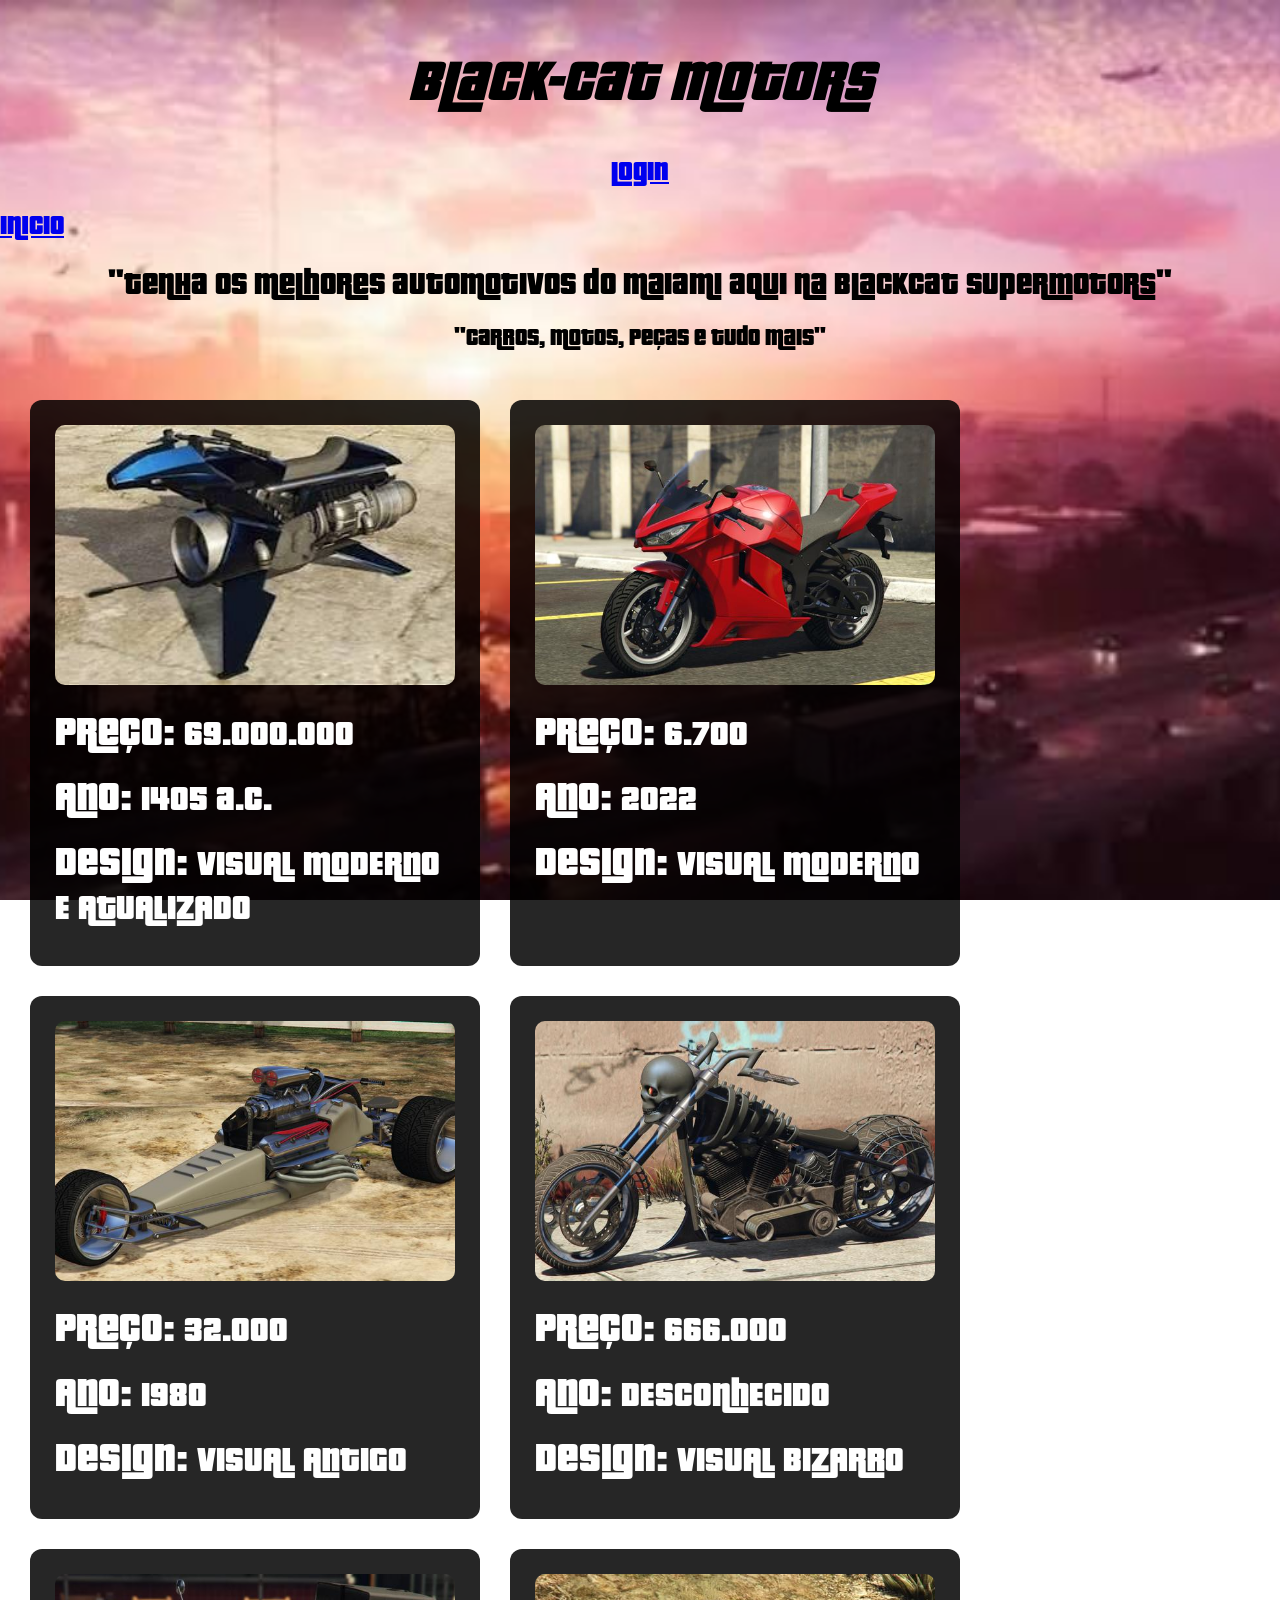
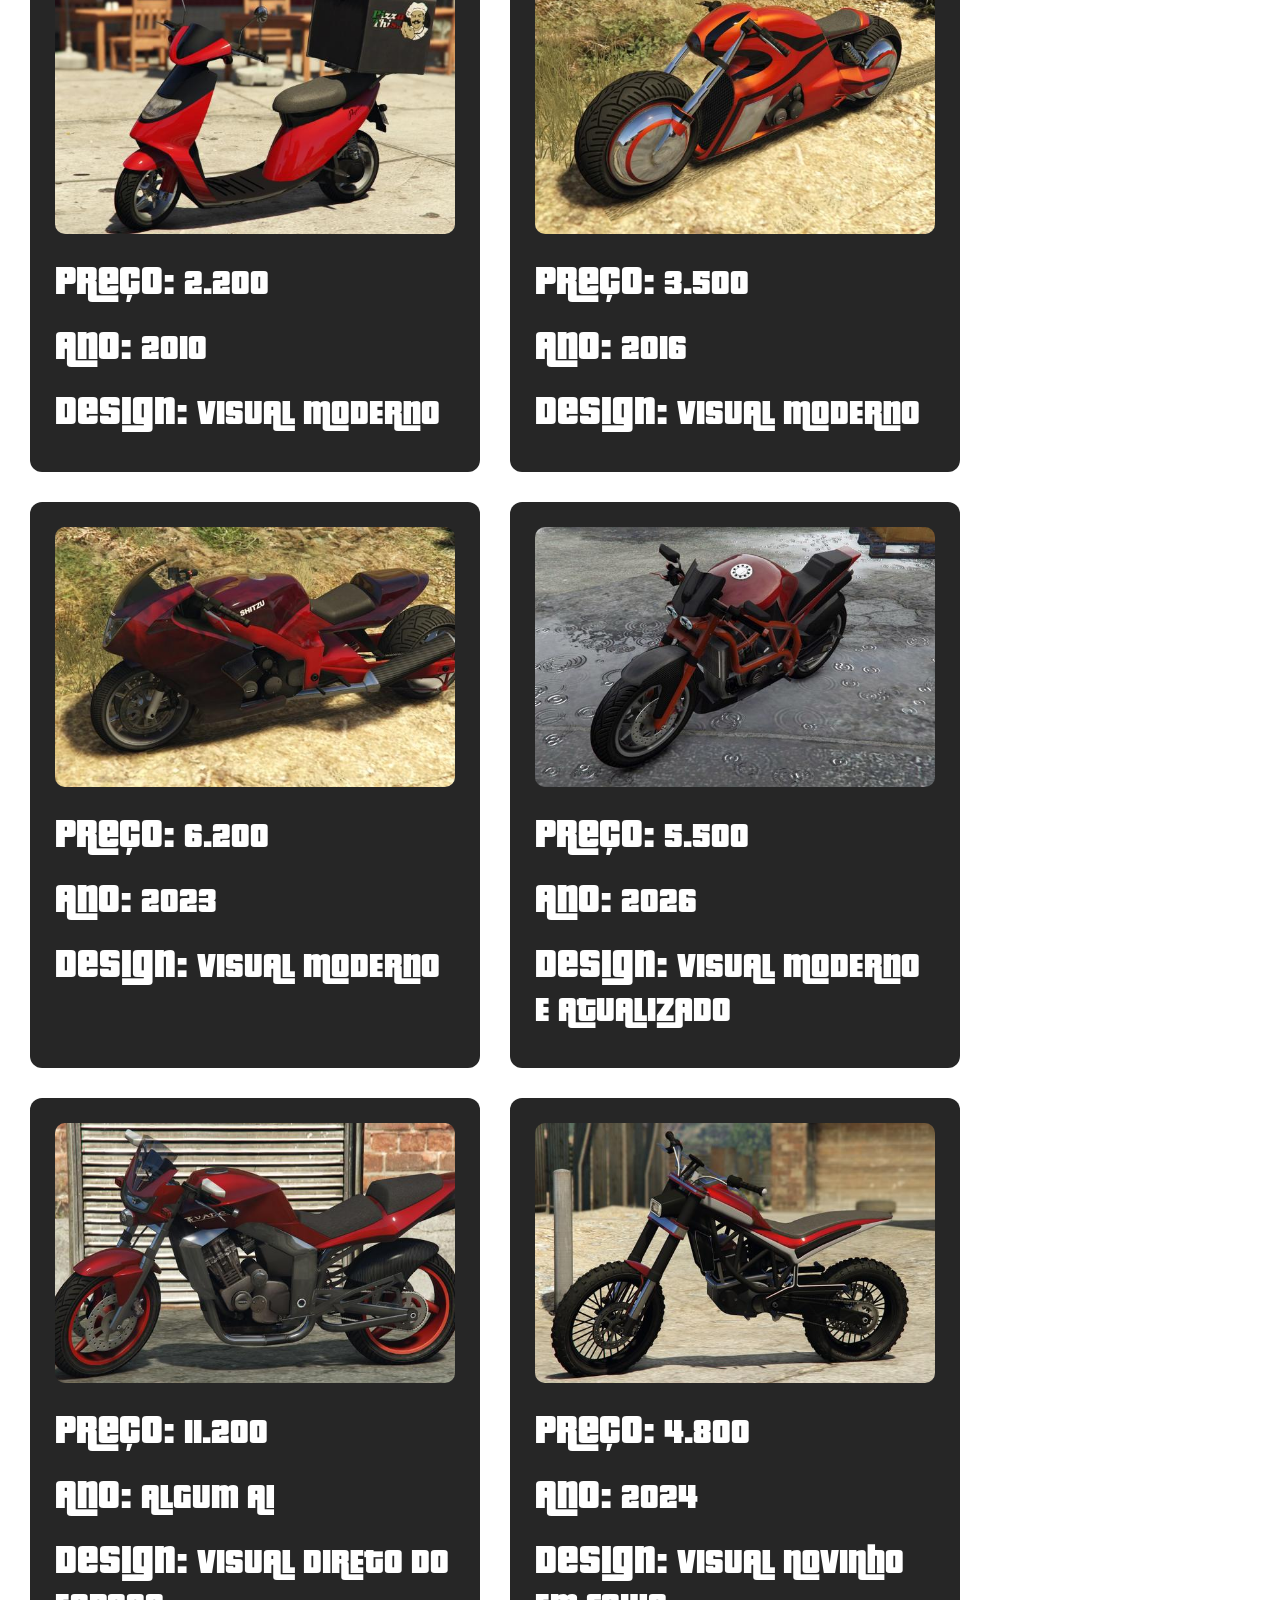
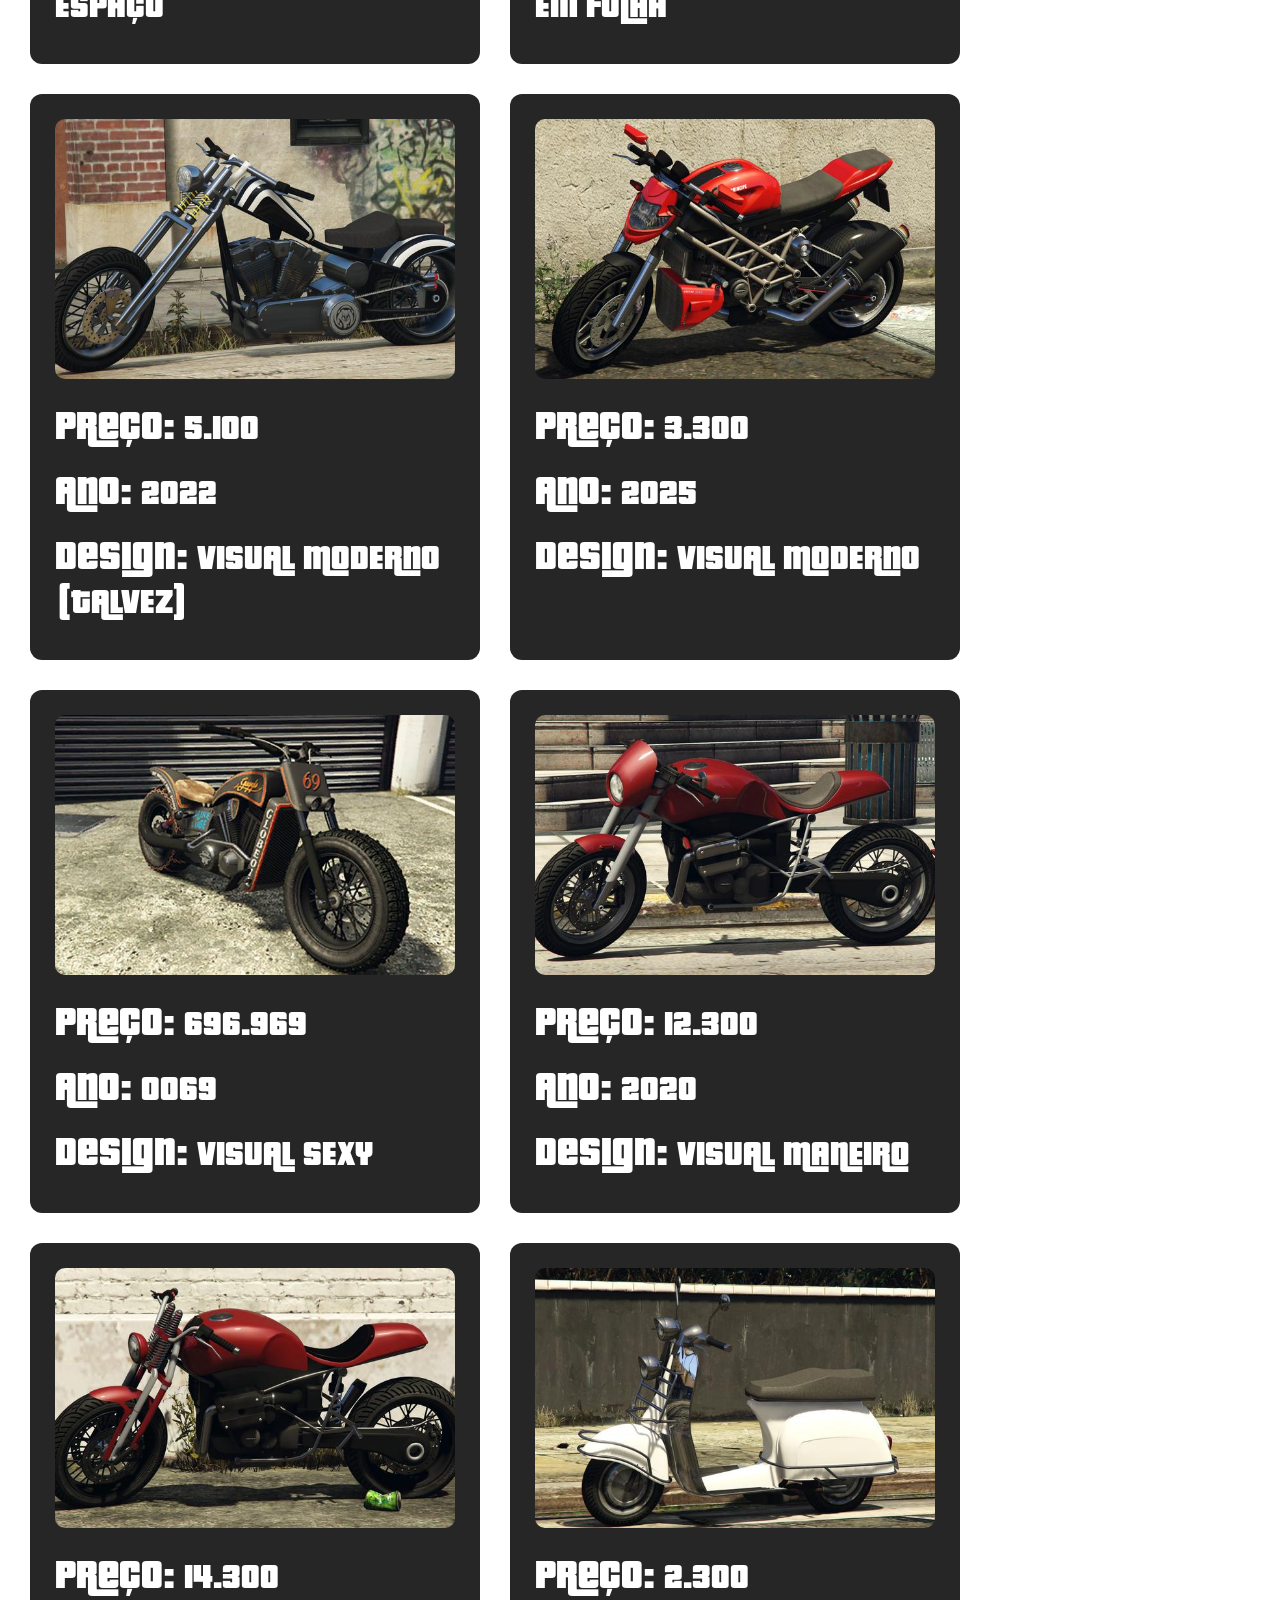
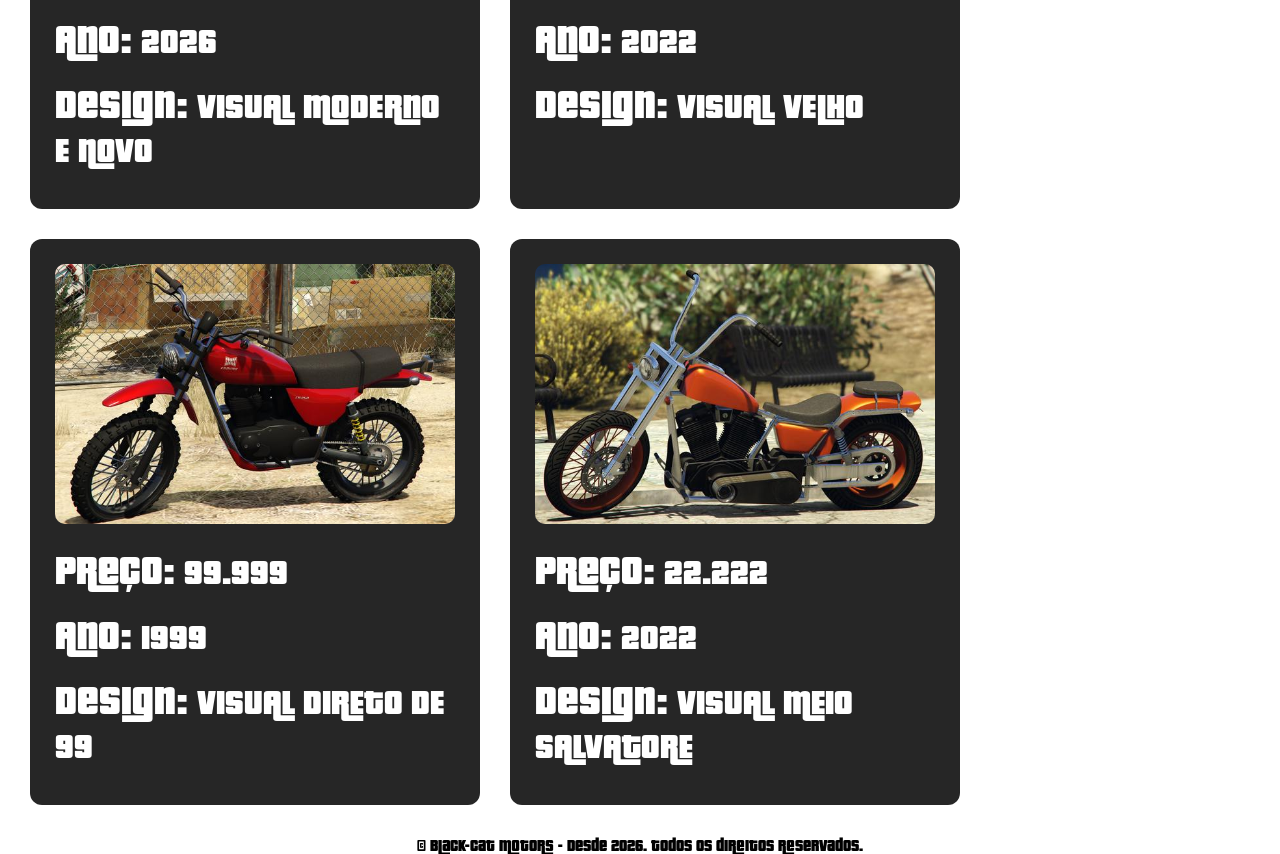
<file: Motos.html>
<!DOCTYPE html>
<html lang="pt-BR">
<head>
    <meta charset="UTF-8">
    <meta name="viewport" content="width=device-width, initial-scale=1.0">
    <link rel="stylesheet" href="css.css">
    <title>Black-Cat Motors</title>
</head>
<body>
    <header>
        <center>
            <h1><i>Black-Cat Motors</i></h1>
            <h2><a href="#">login</a></h2>
        </center>
    </header>

    <nav>
        <a href="index.html">Inicio</a>
    </nav>

    <main>
        <center>
            <h1>"Tenha os melhores automotivos do Maiami aqui na BlackCat SuperMotors"</h1>
            <h2>"Carros, Motos, Peças e tudo mais"</h2>
        </center>

        <div class="container-cards">
            <div class="card">
                <img src="images (14).jfif" alt="Moto">
                <p><strong>Preço: </strong> 69.000.000</p>
                <p><strong>Ano: </strong> 1405 a.C.</p>
                <p><strong>Design: </strong> VISUAL MODERNO E ATUALIZADO</p>
            </div>

            <div class="card">
                <img src="Shinobi-GTAOe-front.png.jpg" alt="Moto">
                <p><strong>Preço: </strong> 6.700</p>
                <p><strong>Ano: </strong> 2022</p>
                <p><strong>Design: </strong> VISUAL MODERNO</p>
            </div>

            <div class="card">
                <img src="RampantRocket-GTAO-front.png.jpg" alt="Moto">
                <p><strong>Preço: </strong> 32.000</p>
                <p><strong>Ano: </strong> 1980</p>
                <p><strong>Design: </strong> VISUAL ANTIGO</p>
            </div>

            <div class="card">
                <img src="Sanctus-GTAO-front.png.jpg" alt="Moto">
                <p><strong>Preço: </strong> 666.000</p>
                <p><strong>Ano: </strong> DESCONHECIDO</p>
                <p><strong>Design: </strong> VISUAL BIZARRO</p>
            </div>

            <div class="card">
                <img src="PizzaBoy-GTAOe-FrontQuarter.jpg.jpg" alt="Moto">
                <p><strong>Preço: </strong> 2.200</p>
                <p><strong>Ano: </strong> 2010</p>
                <p><strong>Design: </strong> VISUAL MODERNO</p>
            </div>
            
            <div class="card">
                <img src="shotaro.jpg.jpg" alt="Moto">
                <p><strong>Preço: </strong> 3.500</p>
                <p><strong>Ano: </strong> 2016</p>
                <p><strong>Design: </strong> VISUAL MODERNO</p>
            </div>

            <div class="card">
                <img src="hakuchou drag.jpg.jpg" alt="Moto">
                <p><strong>Preço: </strong> 6.200</p>
                <p><strong>Ano: </strong> 2023</p>
                <p><strong>Design: </strong> VISUAL MODERNO</p>
            </div>

            <div class="card">
                <img src="akuma.jpg.jpg" alt="Moto">
                <p><strong>Preço: </strong> 5.500</p>
                <p><strong>Ano: </strong> 2026</p>
                <p><strong>Design: </strong> VISUAL MODERNO E ATUALIZADO</p>
            </div>

            <div class="card">
                <img src="Vader-GTAV-front.png.jpg" alt="Moto">
                <p><strong>Preço: </strong> 11.200</p>
                <p><strong>Ano: </strong> ALGUM AI</p>
                <p><strong>Design: </strong> VISUAL DIRETO DO ESPAÇO</p>
            </div>

            <div class="card">
                <img src="Manchez-GTAO-front.png.jpg" alt="Moto">
                <p><strong>Preço: </strong> 4.800</p>
                <p><strong>Ano: </strong> 2024</p>
                <p><strong>Design: </strong> VISUAL NOVINHO EM FOLHA</p>
            </div>

            <div class="card">
                <img src="Hexer-GTAV-front.png.jpg" alt="Moto">
                <p><strong>Preço: </strong> 5.100</p>
                <p><strong>Ano: </strong> 2022</p>
                <p><strong>Design: </strong> VISUAL MODERNO (TALVEZ)</p>
            </div>
            
            <div class="card">
                <img src="Lectro-GTAO-front.png.jpg" alt="Moto">
                <p><strong>Preço: </strong> 3.300</p>
                <p><strong>Ano: </strong> 2025</p>
                <p><strong>Design: </strong> VISUAL MODERNO</p>
            </div>

            <div class="card">
                <img src="gargoyle.jpg.jpg" alt="Moto">
                <p><strong>Preço: </strong> 696.969</p>
                <p><strong>Ano: </strong> 0069</p>
                <p><strong>Design: </strong> VISUAL SEXY</p>
            </div>

            <div class="card">
                <img src="FCR1000-GTAO-front.png.jpg" alt="Moto">
                <p><strong>Preço: </strong> 12.300</p>
                <p><strong>Ano: </strong> 2020</p>
                <p><strong>Design: </strong> VISUAL MANEIRO</p>
            </div>

            <div class="card">
                <img src="FCR1000Custom-GTAO-front.png.jpg" alt="Moto">
                <p><strong>Preço: </strong> 14.300</p>
                <p><strong>Ano: </strong> 2026</p>
                <p><strong>Design: </strong> VISUAL MODERNO E NOVO</p>
            </div>

            <div class="card">
                <img src="FaggioMod-GTAO-front.png.jpg" alt="Moto">
                <p><strong>Preço: </strong> 2.300</p>
                <p><strong>Ano: </strong> 2022</p>
                <p><strong>Design: </strong> VISUAL VELHO</p>
            </div>

            <div class="card">
                <img src="Enduro-GTAO-front.png.jpg" alt="Moto">
                <p><strong>Preço: </strong> 99.999</p>
                <p><strong>Ano: </strong> 1999</p>
                <p><strong>Design: </strong> VISUAL DIRETO DE 99</p>
            </div>

            <div class="card">
                <img src="Daemon2-GTAO-front.png.jpg" alt="Moto">
                <p><strong>Preço: </strong> 22.222</p>
                <p><strong>Ano: </strong> 2022</p>
                <p><strong>Design: </strong> VISUAL MEIO SALVATORE</p>
            </div>
        </div>
    </main>

    <footer>
        <center>
            &copy; Black-Cat Motors - Desde 2026. Todos os direitos reservados.
        </center>
    </footer>
</body>
</html>
</file>
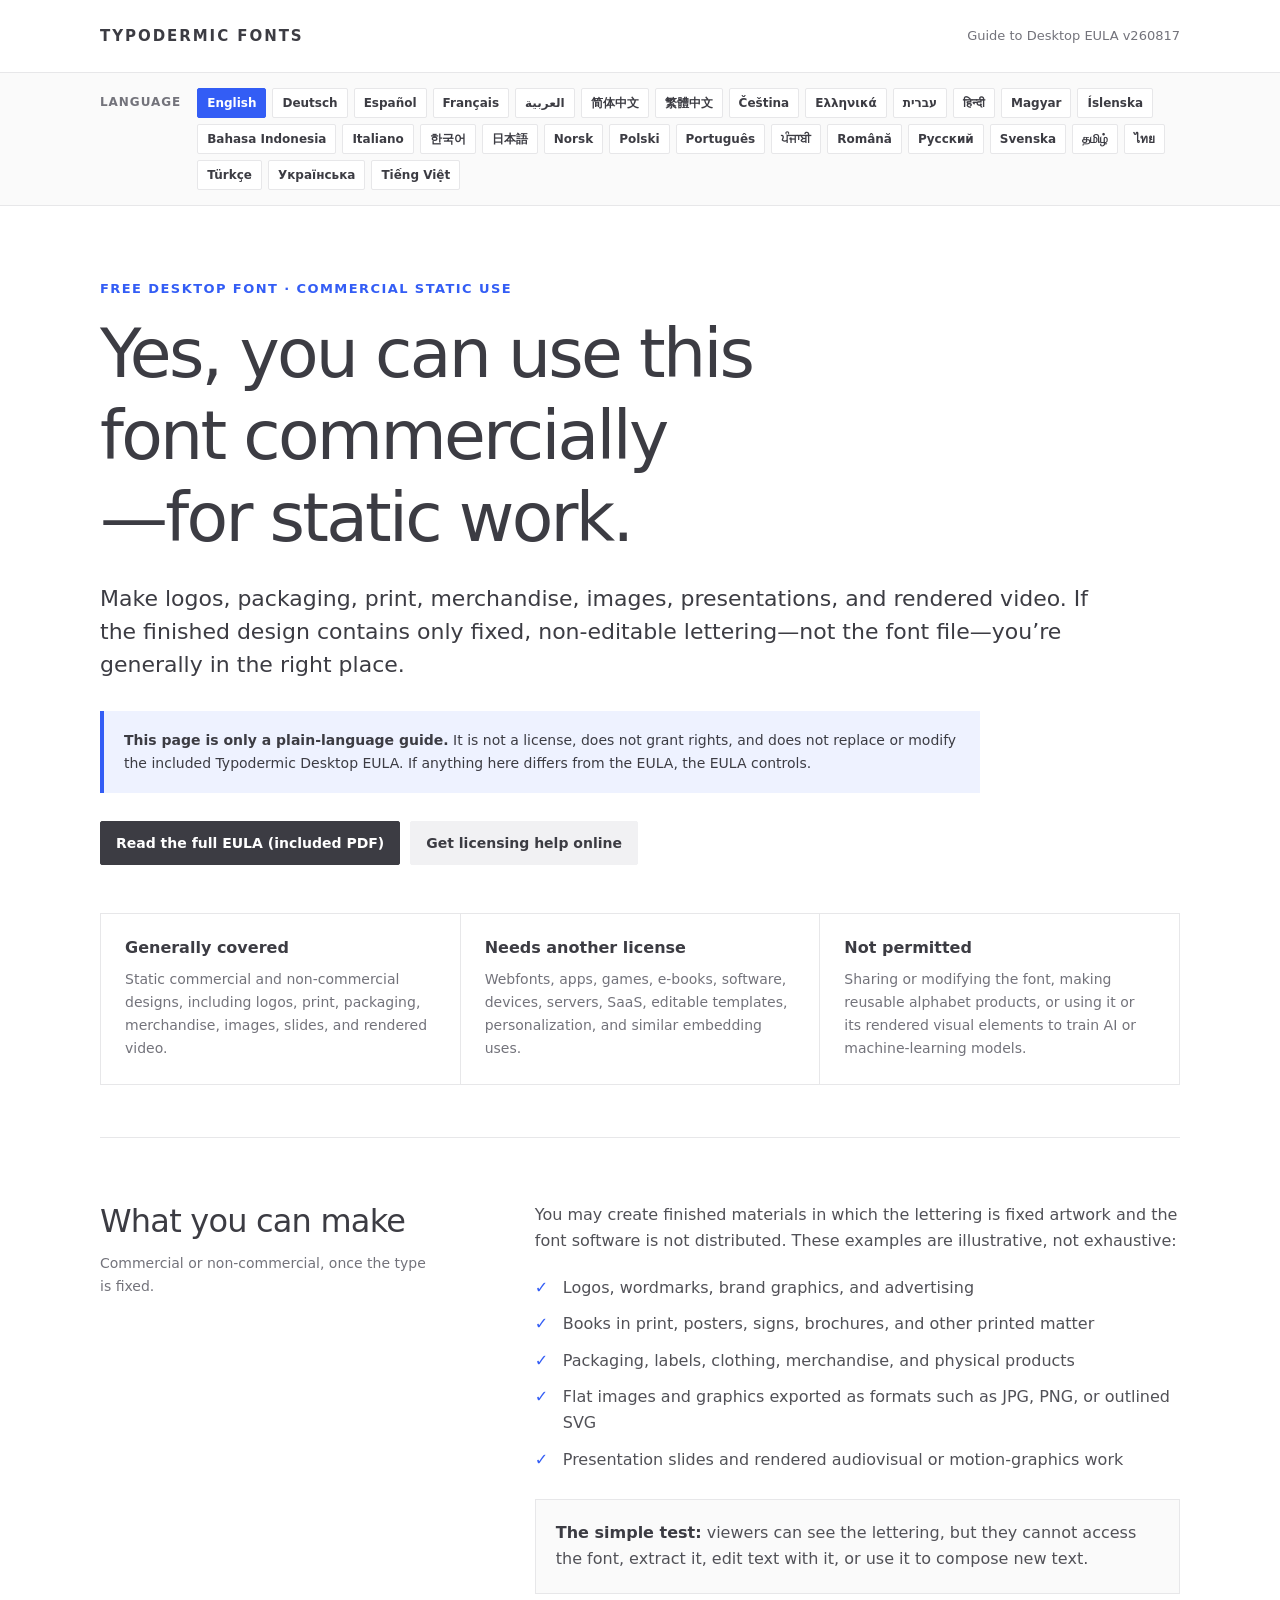
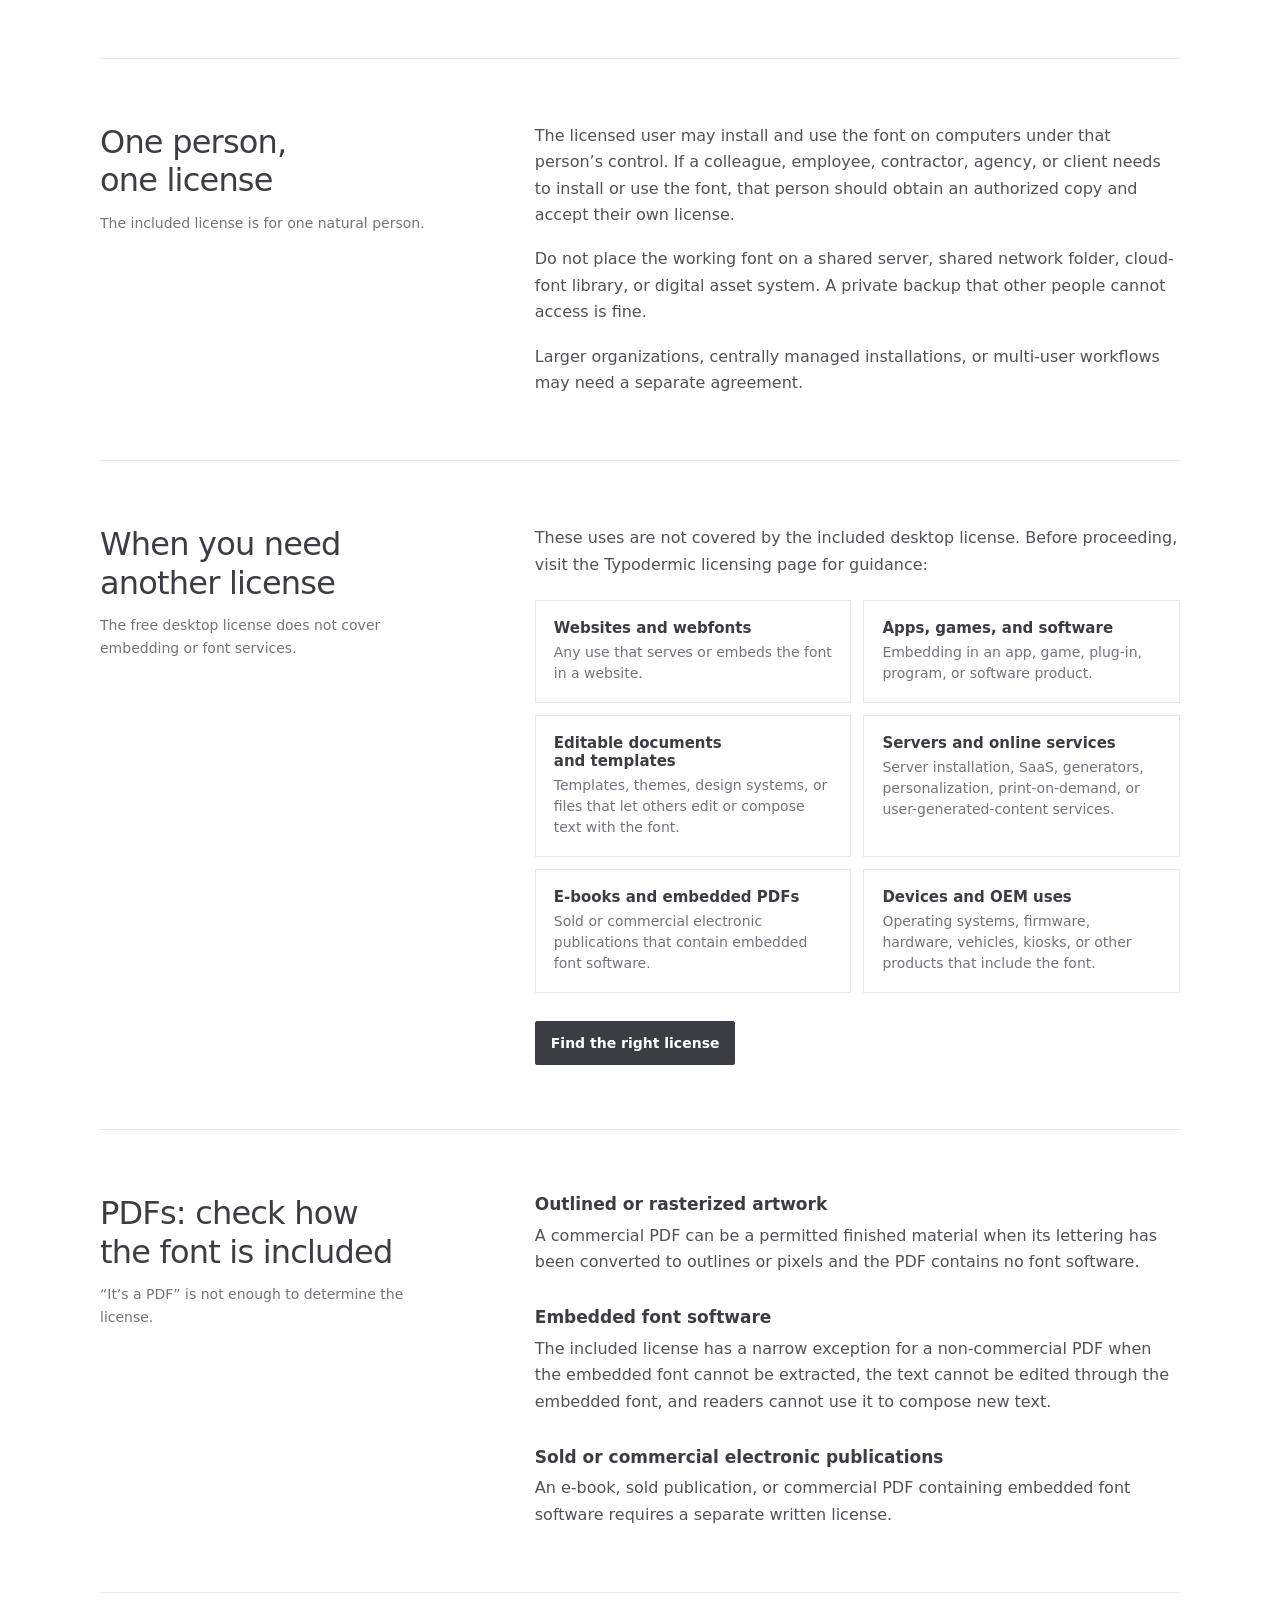
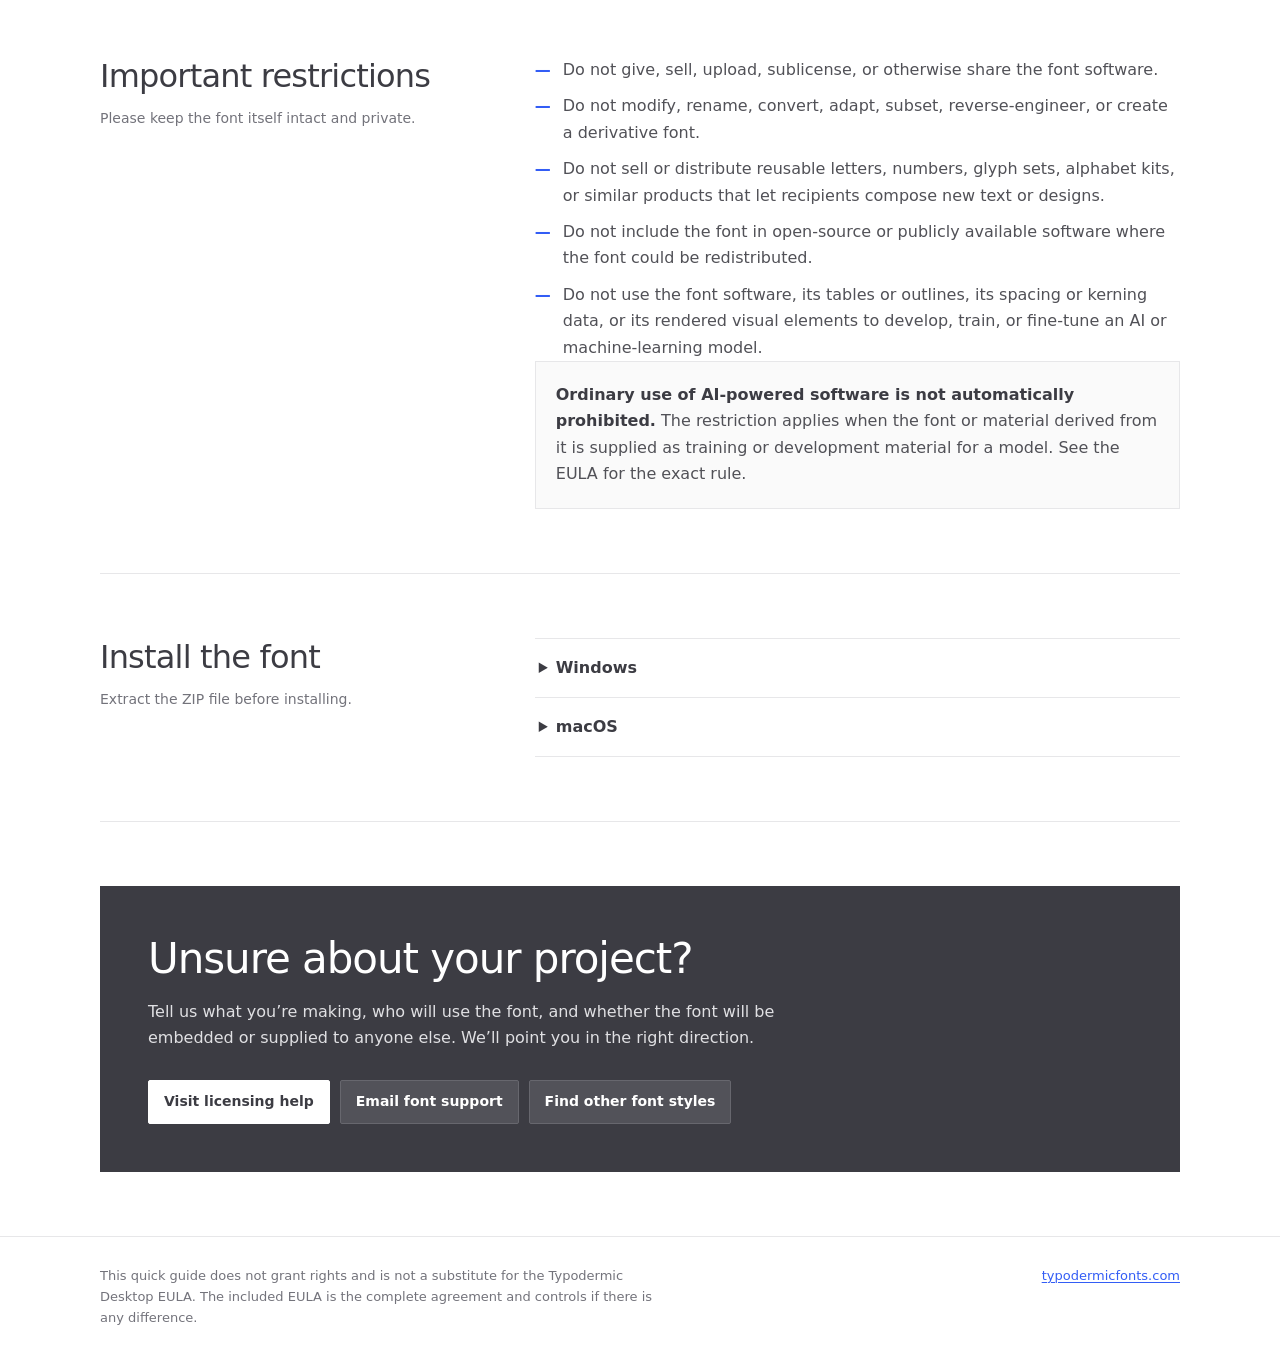
<file: read-this.html>
<!doctype html>
<html lang="en">
<head>
  <meta charset="utf-8">
  <meta name="viewport" content="width=device-width, initial-scale=1">
  <meta name="theme-color" content="#335df5">
  <title>Typodermic Fonts — Free Desktop Font Quick Guide</title>
  <style>
    :root {
      color-scheme: light;
      --blue: #335df5;
      --charcoal: #3c3c43;
      --text: #515157;
      --muted: #73737b;
      --control: #f1f1f3;
      --line: #e7e7e9;
      --white: #ffffff;
      --soft-blue: #eef2ff;
      --radius: 2px;
      --shell: min(calc(100% - 48px), 1080px);
      --reading: 72ch;
    }

    * {
      box-sizing: border-box;
    }

    html {
      scroll-behavior: smooth;
    }

    body {
      margin: 0;
      background: var(--white);
      color: var(--text);
      font-family: system-ui, -apple-system, BlinkMacSystemFont, "Segoe UI", Helvetica, Arial, sans-serif;
      font-size: 16px;
      line-height: 1.65;
      -webkit-font-smoothing: antialiased;
      text-rendering: optimizeLegibility;
    }

    a {
      color: var(--blue);
      text-decoration-thickness: 1px;
      text-underline-offset: 0.18em;
    }

    a:hover {
      text-decoration-thickness: 2px;
    }

    a:focus-visible,
    summary:focus-visible {
      outline: 2px solid var(--blue);
      outline-offset: 3px;
    }

    .site-header {
      border-bottom: 1px solid var(--line);
    }

    .header-inner,
    .language-inner,
    main,
    .footer-inner {
      width: var(--shell);
      margin-inline: auto;
    }

    .header-inner {
      min-height: 72px;
      display: flex;
      align-items: center;
      justify-content: space-between;
      gap: 24px;
    }

    .wordmark {
      color: var(--charcoal);
      font-size: 15px;
      font-weight: 800;
      letter-spacing: 0.13em;
      line-height: 1;
      text-decoration: none;
      white-space: nowrap;
    }

    .wordmark:hover {
      color: var(--blue);
      text-decoration: none;
    }

    .header-note {
      color: var(--muted);
      font-size: 13px;
      text-align: right;
    }

    .language-bar {
      border-bottom: 1px solid var(--line);
      background: #fafafa;
    }

    .language-inner {
      display: flex;
      align-items: flex-start;
      gap: 16px;
      padding: 15px 0;
    }

    .language-label {
      flex: 0 0 auto;
      margin: 5px 0 0;
      color: var(--muted);
      font-size: 12px;
      font-weight: 750;
      letter-spacing: 0.08em;
      text-transform: uppercase;
    }

    .language-buttons {
      display: flex;
      flex-wrap: wrap;
      gap: 6px;
    }

    .language-button {
      min-height: 30px;
      padding: 5px 9px;
      border: 1px solid var(--line);
      border-radius: var(--radius);
      background: var(--white);
      color: var(--charcoal);
      font: inherit;
      font-size: 12px;
      font-weight: 650;
      line-height: 1.2;
      cursor: pointer;
    }

    .language-button:hover,
    .language-button:focus-visible,
    .language-button[aria-pressed="true"] {
      border-color: var(--blue);
      background: var(--blue);
      color: var(--white);
    }

    .language-button:focus-visible {
      outline: 2px solid var(--blue);
      outline-offset: 2px;
    }

    .sr-only {
      position: absolute;
      width: 1px;
      height: 1px;
      padding: 0;
      margin: -1px;
      overflow: hidden;
      clip: rect(0, 0, 0, 0);
      white-space: nowrap;
      border: 0;
    }

    .hero {
      padding: 72px 0 52px;
      border-bottom: 1px solid var(--line);
    }

    .eyebrow {
      margin: 0 0 14px;
      color: var(--blue);
      font-size: 13px;
      font-weight: 750;
      letter-spacing: 0.11em;
      text-transform: uppercase;
    }

    h1,
    h2,
    h3 {
      color: var(--charcoal);
      line-height: 1.2;
      text-wrap: balance;
    }

    h1 {
      max-width: 820px;
      margin: 0;
      font-size: clamp(36px, 5.8vw, 68px);
      font-weight: 450;
      letter-spacing: -0.04em;
    }

    .intro {
      max-width: var(--reading);
      margin: 24px 0 0;
      color: var(--charcoal);
      font-size: clamp(18px, 2.2vw, 22px);
      line-height: 1.5;
    }

    .legal-notice {
      max-width: 880px;
      margin-top: 30px;
      padding: 18px 20px;
      background: var(--soft-blue);
      border-inline-start: 4px solid var(--blue);
      color: var(--charcoal);
      font-size: 14px;
    }

    .legal-notice strong {
      font-weight: 750;
    }

    .actions {
      display: flex;
      flex-wrap: wrap;
      gap: 10px;
      margin-top: 28px;
    }

    .button {
      display: inline-flex;
      min-height: 44px;
      align-items: center;
      justify-content: center;
      padding: 10px 15px;
      border: 1px solid var(--charcoal);
      border-radius: var(--radius);
      background: var(--charcoal);
      color: var(--white);
      font-size: 14px;
      font-weight: 700;
      line-height: 1.2;
      text-align: center;
      text-decoration: none;
    }

    .button.secondary {
      border-color: var(--control);
      background: var(--control);
      color: var(--charcoal);
    }

    .button:hover,
    .button:focus-visible {
      border-color: var(--blue);
      background: var(--blue);
      color: var(--white);
      text-decoration: none;
    }

    .summary-grid {
      display: grid;
      grid-template-columns: repeat(3, minmax(0, 1fr));
      gap: 1px;
      margin-top: 48px;
      background: var(--line);
      border: 1px solid var(--line);
    }

    .summary-card {
      min-width: 0;
      padding: 24px;
      background: var(--white);
    }

    .summary-card h2 {
      margin: 0 0 10px;
      font-size: 16px;
      font-weight: 750;
    }

    .summary-card p {
      margin: 0;
      color: var(--muted);
      font-size: 14px;
    }

    .section {
      display: grid;
      grid-template-columns: minmax(180px, 0.34fr) minmax(0, 0.66fr);
      gap: clamp(36px, 8vw, 110px);
      padding: 64px 0;
      border-bottom: 1px solid var(--line);
    }

    .section-heading h2 {
      margin: 0;
      font-size: clamp(23px, 3vw, 32px);
      font-weight: 500;
      letter-spacing: -0.025em;
    }

    .section-heading p {
      margin: 12px 0 0;
      color: var(--muted);
      font-size: 14px;
    }

    .section-body > :first-child {
      margin-top: 0;
    }

    .section-body > :last-child {
      margin-bottom: 0;
    }

    .section-body h3 {
      margin: 32px 0 8px;
      font-size: 17px;
      font-weight: 750;
    }

    .section-body p {
      max-width: var(--reading);
      margin: 0 0 18px;
    }

    .plain-list,
    .cross-list {
      display: grid;
      gap: 10px;
      max-width: var(--reading);
      margin: 20px 0 0;
      padding: 0;
      list-style: none;
    }

    .plain-list li,
    .cross-list li {
      position: relative;
      padding-inline-start: 28px;
    }

    .plain-list li::before,
    .cross-list li::before {
      position: absolute;
      inset-inline-start: 0;
      color: var(--blue);
      font-weight: 800;
    }

    .plain-list li::before {
      content: "✓";
    }

    .cross-list li::before {
      content: "—";
    }

    .callout {
      max-width: var(--reading);
      margin: 26px 0;
      padding: 20px;
      border: 1px solid var(--line);
      background: #fafafa;
    }

    .callout strong {
      color: var(--charcoal);
    }

    .license-grid {
      display: grid;
      grid-template-columns: repeat(2, minmax(0, 1fr));
      gap: 12px;
      margin-top: 22px;
    }

    .license-item {
      padding: 18px;
      border: 1px solid var(--line);
    }

    .license-item h3 {
      margin: 0 0 5px;
      font-size: 15px;
    }

    .license-item p {
      margin: 0;
      color: var(--muted);
      font-size: 14px;
      line-height: 1.5;
    }

    details {
      max-width: var(--reading);
      border-top: 1px solid var(--line);
    }

    details:last-of-type {
      border-bottom: 1px solid var(--line);
    }

    summary {
      padding: 16px 4px;
      color: var(--charcoal);
      cursor: pointer;
      font-weight: 700;
    }

    details p {
      margin: 0;
      padding: 0 4px 18px;
      font-size: 14px;
    }

    .help-panel {
      margin: 64px 0;
      padding: clamp(26px, 5vw, 48px);
      background: var(--charcoal);
      color: var(--white);
    }

    .help-panel h2 {
      margin: 0;
      color: var(--white);
      font-size: clamp(27px, 4vw, 42px);
      font-weight: 450;
      letter-spacing: -0.025em;
    }

    .help-panel p {
      max-width: 62ch;
      margin: 14px 0 0;
      color: #e0e0e3;
    }

    .help-panel .button {
      border-color: var(--white);
      background: var(--white);
      color: var(--charcoal);
    }

    .help-panel .button.secondary {
      border-color: #67676e;
      background: #525259;
      color: var(--white);
    }

    .help-panel .button:hover,
    .help-panel .button:focus-visible {
      border-color: var(--blue);
      background: var(--blue);
      color: var(--white);
    }

    .site-footer {
      border-top: 1px solid var(--line);
    }

    .footer-inner {
      display: flex;
      justify-content: space-between;
      gap: 32px;
      padding: 28px 0 40px;
      color: var(--muted);
      font-size: 13px;
    }

    .footer-inner p {
      max-width: 70ch;
      margin: 0;
    }

    .footer-inner a {
      white-space: nowrap;
    }

    @media (max-width: 760px) {
      :root {
        --shell: min(calc(100% - 32px), 1080px);
      }

      .header-inner {
        min-height: 64px;
      }

      .header-note {
        display: none;
      }

      .language-inner {
        flex-direction: column;
        gap: 9px;
      }

      .language-label {
        margin-top: 0;
      }

      .hero {
        padding: 48px 0 36px;
      }

      .summary-grid,
      .section,
      .license-grid {
        grid-template-columns: 1fr;
      }

      .section {
        gap: 24px;
        padding: 46px 0;
      }

      .summary-card {
        padding: 20px;
      }

      .footer-inner {
        flex-direction: column;
        gap: 14px;
      }
    }

    @media (prefers-reduced-motion: reduce) {
      html {
        scroll-behavior: auto;
      }
    }

    @media print {
      :root {
        --shell: 100%;
      }

      body {
        color: #000;
        font-size: 11pt;
      }

      .site-header,
      .actions,
      .help-panel,
      .footer-link {
        display: none;
      }

      .hero,
      .section {
        padding: 24px 0;
      }

      .summary-grid,
      .license-grid {
        break-inside: avoid;
      }

      a {
        color: inherit;
      }
    }
  </style>
</head>
<body>
  <header class="site-header">
    <div class="header-inner">
      <a class="wordmark" href="https://typodermicfonts.com/">TYPODERMIC FONTS</a>
      <div class="header-note" data-i18n="headerNote">Guide to Desktop EULA v260817</div>
    </div>
  </header>

  <nav class="language-bar" aria-label="Choose a language" dir="ltr">
    <div class="language-inner">
      <p class="language-label" data-i18n="languageLabel">Language</p>
      <div class="language-buttons">
        <button class="language-button" type="button" data-lang="en" aria-pressed="true">English</button>
        <button class="language-button" type="button" data-lang="de" aria-pressed="false">Deutsch</button>
        <button class="language-button" type="button" data-lang="es" aria-pressed="false">Español</button>
        <button class="language-button" type="button" data-lang="fr" aria-pressed="false">Français</button>
        <button class="language-button" type="button" data-lang="ar" aria-pressed="false">العربية</button>
        <button class="language-button" type="button" data-lang="zh-Hans" aria-pressed="false">简体中文</button>
        <button class="language-button" type="button" data-lang="zh-Hant" aria-pressed="false">繁體中文</button>
        <button class="language-button" type="button" data-lang="cs" aria-pressed="false">Čeština</button>
        <button class="language-button" type="button" data-lang="el" aria-pressed="false">Ελληνικά</button>
        <button class="language-button" type="button" data-lang="he" aria-pressed="false">עברית</button>
        <button class="language-button" type="button" data-lang="hi" aria-pressed="false">हिन्दी</button>
        <button class="language-button" type="button" data-lang="hu" aria-pressed="false">Magyar</button>
        <button class="language-button" type="button" data-lang="is" aria-pressed="false">Íslenska</button>
        <button class="language-button" type="button" data-lang="id" aria-pressed="false">Bahasa Indonesia</button>
        <button class="language-button" type="button" data-lang="it" aria-pressed="false">Italiano</button>
        <button class="language-button" type="button" data-lang="ko" aria-pressed="false">한국어</button>
        <button class="language-button" type="button" data-lang="ja" aria-pressed="false">日本語</button>
        <button class="language-button" type="button" data-lang="no" aria-pressed="false">Norsk</button>
        <button class="language-button" type="button" data-lang="pl" aria-pressed="false">Polski</button>
        <button class="language-button" type="button" data-lang="pt" aria-pressed="false">Português</button>
        <button class="language-button" type="button" data-lang="pa" aria-pressed="false">ਪੰਜਾਬੀ</button>
        <button class="language-button" type="button" data-lang="ro" aria-pressed="false">Română</button>
        <button class="language-button" type="button" data-lang="ru" aria-pressed="false">Русский</button>
        <button class="language-button" type="button" data-lang="sv" aria-pressed="false">Svenska</button>
        <button class="language-button" type="button" data-lang="ta" aria-pressed="false">தமிழ்</button>
        <button class="language-button" type="button" data-lang="th" aria-pressed="false">ไทย</button>
        <button class="language-button" type="button" data-lang="tr" aria-pressed="false">Türkçe</button>
        <button class="language-button" type="button" data-lang="uk" aria-pressed="false">Українська</button>
        <button class="language-button" type="button" data-lang="vi" aria-pressed="false">Tiếng Việt</button>
      </div>
      <span class="sr-only" id="language-status" aria-live="polite"></span>
    </div>
  </nav>

  <noscript><p class="legal-notice">Language switching requires JavaScript. The English guide remains available below.</p></noscript>

  <main id="guide-content">
    <section class="hero" aria-labelledby="page-title">
      <p class="eyebrow" data-i18n="eyebrow">Free desktop font · commercial static use</p>
      <h1 id="page-title" data-i18n="pageHeading">Yes, you can use this font commercially—for static work.</h1>
      <p class="intro" data-i18n="intro">Make logos, packaging, print, merchandise, images, presentations, and rendered video. If the finished design contains only fixed, non-editable lettering—not the font file—you’re generally in the right place.</p>

      <div class="legal-notice" role="note">
        <strong data-i18n="noticeLead">This page is only a plain-language guide.</strong> <span data-i18n="noticeText">It is not a license, does not grant rights, and does not replace or modify the included Typodermic Desktop EULA. If anything here differs from the EULA, the EULA controls.</span>
      </div>

      <div class="actions">
        <a class="button" href="Typodermic Desktop EULA 2026.pdf" data-i18n="eulaButton">Read the full EULA (included PDF)</a>
        <a class="button secondary" href="https://typodermicfonts.com/license/" data-i18n="helpOnlineButton">Get licensing help online</a>
      </div>

      <div class="summary-grid">
        <article class="summary-card">
          <h2 data-i18n="coveredTitle">Generally covered</h2>
          <p data-i18n="coveredText">Static commercial and non-commercial designs, including logos, print, packaging, merchandise, images, slides, and rendered video.</p>
        </article>
        <article class="summary-card">
          <h2 data-i18n="anotherTitle">Needs another license</h2>
          <p data-i18n="anotherText">Webfonts, apps, games, e-books, software, devices, servers, SaaS, editable templates, personalization, and similar embedding uses.</p>
        </article>
        <article class="summary-card">
          <h2 data-i18n="notPermittedTitle">Not permitted</h2>
          <p data-i18n="notPermittedText">Sharing or modifying the font, making reusable alphabet products, or using it or its rendered visual elements to train AI or machine-learning models.</p>
        </article>
      </div>
    </section>

    <section class="section" aria-labelledby="make-heading">
      <div class="section-heading">
        <h2 id="make-heading" data-i18n="makeHeading">What you can make</h2>
        <p data-i18n="makeSubheading">Commercial or non-commercial, once the type is fixed.</p>
      </div>
      <div class="section-body" data-i18n-html="makeBody">
        <p>You may create finished materials in which the lettering is fixed artwork and the font software is not distributed. These examples are illustrative, not exhaustive:</p>
        <ul class="plain-list">
          <li>Logos, wordmarks, brand graphics, and advertising</li>
          <li>Books in print, posters, signs, brochures, and other printed matter</li>
          <li>Packaging, labels, clothing, merchandise, and physical products</li>
          <li>Flat images and graphics exported as formats such as JPG, PNG, or outlined SVG</li>
          <li>Presentation slides and rendered audiovisual or motion-graphics work</li>
        </ul>
        <div class="callout">
          <strong>The simple test:</strong> viewers can see the lettering, but they cannot access the font, extract it, edit text with it, or use it to compose new text.
        </div>
      </div>
    </section>

    <section class="section" aria-labelledby="user-heading">
      <div class="section-heading">
        <h2 id="user-heading" data-i18n="userHeading">One person, one license</h2>
        <p data-i18n="userSubheading">The included license is for one natural person.</p>
      </div>
      <div class="section-body" data-i18n-html="userBody">
        <p>The licensed user may install and use the font on computers under that person’s control. If a colleague, employee, contractor, agency, or client needs to install or use the font, that person should obtain an authorized copy and accept their own license.</p>
        <p>Do not place the working font on a shared server, shared network folder, cloud-font library, or digital asset system. A private backup that other people cannot access is fine.</p>
        <p>Larger organizations, centrally managed installations, or multi-user workflows may need a separate agreement.</p>
      </div>
    </section>

    <section class="section" aria-labelledby="different-heading">
      <div class="section-heading">
        <h2 id="different-heading" data-i18n="differentHeading">When you need another license</h2>
        <p data-i18n="differentSubheading">The free desktop license does not cover embedding or font services.</p>
      </div>
      <div class="section-body" data-i18n-html="differentBody">
        <p>These uses are not covered by the included desktop license. Before proceeding, visit the Typodermic licensing page for guidance:</p>
        <div class="license-grid">
          <article class="license-item">
            <h3>Websites and webfonts</h3>
            <p>Any use that serves or embeds the font in a website.</p>
          </article>
          <article class="license-item">
            <h3>Apps, games, and software</h3>
            <p>Embedding in an app, game, plug-in, program, or software product.</p>
          </article>
          <article class="license-item">
            <h3>Editable documents and templates</h3>
            <p>Templates, themes, design systems, or files that let others edit or compose text with the font.</p>
          </article>
          <article class="license-item">
            <h3>Servers and online services</h3>
            <p>Server installation, SaaS, generators, personalization, print-on-demand, or user-generated-content services.</p>
          </article>
          <article class="license-item">
            <h3>E-books and embedded PDFs</h3>
            <p>Sold or commercial electronic publications that contain embedded font software.</p>
          </article>
          <article class="license-item">
            <h3>Devices and OEM uses</h3>
            <p>Operating systems, firmware, hardware, vehicles, kiosks, or other products that include the font.</p>
          </article>
        </div>
        <div class="actions">
          <a class="button" href="https://typodermicfonts.com/license/">Find the right license</a>
        </div>
      </div>
    </section>

    <section class="section" aria-labelledby="pdf-heading">
      <div class="section-heading">
        <h2 id="pdf-heading" data-i18n="pdfHeading">PDFs: check how the font is included</h2>
        <p data-i18n="pdfSubheading">“It’s a PDF” is not enough to determine the license.</p>
      </div>
      <div class="section-body" data-i18n-html="pdfBody">
        <h3>Outlined or rasterized artwork</h3>
        <p>A commercial PDF can be a permitted finished material when its lettering has been converted to outlines or pixels and the PDF contains no font software.</p>

        <h3>Embedded font software</h3>
        <p>The included license has a narrow exception for a non-commercial PDF when the embedded font cannot be extracted, the text cannot be edited through the embedded font, and readers cannot use it to compose new text.</p>

        <h3>Sold or commercial electronic publications</h3>
        <p>An e-book, sold publication, or commercial PDF containing embedded font software requires a separate written license.</p>
      </div>
    </section>

    <section class="section" aria-labelledby="limits-heading">
      <div class="section-heading">
        <h2 id="limits-heading" data-i18n="limitsHeading">Important restrictions</h2>
        <p data-i18n="limitsSubheading">Please keep the font itself intact and private.</p>
      </div>
      <div class="section-body" data-i18n-html="limitsBody">
        <ul class="cross-list">
          <li>Do not give, sell, upload, sublicense, or otherwise share the font software.</li>
          <li>Do not modify, rename, convert, adapt, subset, reverse-engineer, or create a derivative font.</li>
          <li>Do not sell or distribute reusable letters, numbers, glyph sets, alphabet kits, or similar products that let recipients compose new text or designs.</li>
          <li>Do not include the font in open-source or publicly available software where the font could be redistributed.</li>
          <li>Do not use the font software, its tables or outlines, its spacing or kerning data, or its rendered visual elements to develop, train, or fine-tune an AI or machine-learning model.</li>
        </ul>
        <p class="callout"><strong>Ordinary use of AI-powered software is not automatically prohibited.</strong> The restriction applies when the font or material derived from it is supplied as training or development material for a model. See the EULA for the exact rule.</p>
      </div>
    </section>

    <section class="section" aria-labelledby="install-heading">
      <div class="section-heading">
        <h2 id="install-heading" data-i18n="installHeading">Install the font</h2>
        <p data-i18n="installSubheading">Extract the ZIP file before installing.</p>
      </div>
      <div class="section-body" data-i18n-html="installBody">
        <details>
          <summary>Windows</summary>
          <p>Extract the ZIP file, select the font files, right-click, and choose <strong>Install</strong>. Depending on your version of Windows, you can also open a font file and select <strong>Install</strong>.</p>
        </details>
        <details>
          <summary>macOS</summary>
          <p>Extract the ZIP file, double-click a font file, and choose <strong>Install Font</strong> in Font Book.</p>
        </details>
      </div>
    </section>

    <section class="help-panel" aria-labelledby="help-heading">
      <h2 id="help-heading" data-i18n="helpHeading">Unsure about your project?</h2>
      <p data-i18n="helpText">Tell us what you’re making, who will use the font, and whether the font will be embedded or supplied to anyone else. We’ll point you in the right direction.</p>
      <div class="actions">
        <a class="button" href="https://typodermicfonts.com/license/" data-i18n="helpVisit">Visit licensing help</a>
        <a class="button secondary" href="mailto:fontsupport@typodermicfonts.com" data-i18n="helpEmail">Email font support</a>
        <a class="button secondary" href="https://typodermicfonts.com/search/" data-i18n="helpStyles">Find other font styles</a>
      </div>
    </section>
  </main>

  <footer class="site-footer">
    <div class="footer-inner">
      <p data-i18n="footerText">This quick guide does not grant rights and is not a substitute for the Typodermic Desktop EULA. The included EULA is the complete agreement and controls if there is any difference.</p>
      <a class="footer-link" href="https://typodermicfonts.com/">typodermicfonts.com</a>
    </div>
  </footer>
  <script>
    (() => {
      "use strict";

      const escapeHtml = (value) => String(value).replace(/[&<>"']/g, (character) => ({
        "&": "&amp;",
        "<": "&lt;",
        ">": "&gt;",
        "\"": "&quot;",
        "'": "&#039;"
      })[character]);

      function makeBody(introduction, items, calloutLead, calloutText) {
        return `<p>${escapeHtml(introduction)}</p><ul class="plain-list">${items.map((item) => `<li>${escapeHtml(item)}</li>`).join("")}</ul><div class="callout"><strong>${escapeHtml(calloutLead)}</strong> ${escapeHtml(calloutText)}</div>`;
      }

      function userBody(paragraphs) {
        return paragraphs.map((paragraph) => `<p>${escapeHtml(paragraph)}</p>`).join("");
      }

      function differentBody(introduction, items, buttonText) {
        return `<p>${escapeHtml(introduction)}</p><div class="license-grid">${items.map(([heading, text]) => `<article class="license-item"><h3>${escapeHtml(heading)}</h3><p>${escapeHtml(text)}</p></article>`).join("")}</div><div class="actions"><a class="button" href="https://typodermicfonts.com/license/">${escapeHtml(buttonText)}</a></div>`;
      }

      function pdfBody(items) {
        return items.map(([heading, text]) => `<h3>${escapeHtml(heading)}</h3><p>${escapeHtml(text)}</p>`).join("");
      }

      function limitsBody(items, calloutLead, calloutText) {
        return `<ul class="cross-list">${items.map((item) => `<li>${escapeHtml(item)}</li>`).join("")}</ul><p class="callout"><strong>${escapeHtml(calloutLead)}</strong> ${escapeHtml(calloutText)}</p>`;
      }

      function installBody(windowsLabel, windowsText, macLabel, macText) {
        return `<details><summary>${escapeHtml(windowsLabel)}</summary><p>${escapeHtml(windowsText)}</p></details><details><summary>${escapeHtml(macLabel)}</summary><p>${escapeHtml(macText)}</p></details>`;
      }

      const translations = {
        de: {
          pageTitle: "Typodermic Fonts — Kurzübersicht zur kostenlosen Desktop-Schrift",
          headerNote: "Leitfaden zur Desktop-EULA v260817",
          languageLabel: "Sprache",
          eyebrow: "Kostenlose Desktop-Schrift · kommerzielle statische Nutzung",
          pageHeading: "Ja, Sie dürfen diese Schrift kommerziell verwenden — für statische Arbeiten.",
          intro: "Erstellen Sie Logos, Verpackungen, Drucksachen, Merchandising-Artikel, Bilder, Präsentationen und gerenderte Videos. Wenn der fertige Entwurf nur feste, nicht bearbeitbare Schriftzüge enthält — und nicht die Schriftdatei — liegen Sie im Allgemeinen richtig.",
          noticeLead: "Diese Seite ist nur ein Leitfaden in verständlicher Sprache.",
          noticeText: "Sie ist keine Lizenz, gewährt keine Rechte und ersetzt oder ändert die beigefügte Typodermic Desktop-EULA nicht. Bei Abweichungen gilt die EULA.",
          eulaButton: "Vollständige EULA lesen (beigefügte PDF)",
          helpOnlineButton: "Online-Hilfe zur Lizenzierung",
          coveredTitle: "Im Allgemeinen abgedeckt",
          coveredText: "Statische kommerzielle und nicht kommerzielle Entwürfe, darunter Logos, Drucksachen, Verpackungen, Waren, Bilder, Folien und gerenderte Videos.",
          anotherTitle: "Andere Lizenz erforderlich",
          anotherText: "Webfonts, Apps, Spiele, E-Books, Software, Geräte, Server, SaaS, bearbeitbare Vorlagen, Personalisierung und ähnliche Einbettungen.",
          notPermittedTitle: "Nicht gestattet",
          notPermittedText: "Die Schrift weiterzugeben oder zu verändern, wiederverwendbare Alphabetprodukte herzustellen oder sie beziehungsweise daraus gerenderte visuelle Elemente zum Trainieren von KI- oder Machine-Learning-Modellen zu verwenden.",
          makeHeading: "Was Sie erstellen dürfen",
          makeSubheading: "Kommerziell oder nicht kommerziell, sobald die Schrift fest eingebunden ist.",
          makeBody: makeBody("Sie dürfen fertige Materialien erstellen, in denen die Schrift als festes Artwork vorliegt und die Schriftsoftware nicht verbreitet wird. Die folgenden Beispiele sind nicht abschließend:", ["Logos, Wortmarken, Markengrafiken und Werbung", "Gedruckte Bücher, Poster, Schilder, Broschüren und andere Drucksachen", "Verpackungen, Etiketten, Kleidung, Merchandising-Artikel und physische Produkte", "Flache Bilder und Grafiken, exportiert etwa als JPG, PNG oder in Pfade umgewandelte SVG", "Präsentationsfolien und gerenderte audiovisuelle oder Motion-Graphics-Arbeiten"], "Der einfache Test:", "Betrachter können die Schrift sehen, aber weder auf die Schrift zugreifen oder sie extrahieren noch Text damit bearbeiten oder neu setzen."),
          userHeading: "Eine Person, eine Lizenz",
          userSubheading: "Die beigefügte Lizenz gilt für eine natürliche Person.",
          userBody: userBody(["Der lizenzierte Benutzer darf die Schrift auf Computern installieren und verwenden, die seiner Kontrolle unterliegen. Muss ein Kollege, Mitarbeiter, Auftragnehmer, eine Agentur oder ein Kunde die Schrift installieren oder verwenden, sollte diese Person eine autorisierte Kopie beziehen und eine eigene Lizenz annehmen.", "Legen Sie die verwendbare Schrift nicht auf einem gemeinsam genutzten Server, in einem Netzwerkordner, einer Cloud-Schriftbibliothek oder einem Digital-Asset-System ab. Eine private Sicherungskopie, auf die andere Personen nicht zugreifen können, ist zulässig.", "Größere Unternehmen, zentral verwaltete Installationen oder Arbeitsabläufe mit mehreren Benutzern können eine gesonderte Vereinbarung erfordern."]),
          differentHeading: "Wann Sie eine andere Lizenz benötigen",
          differentSubheading: "Die kostenlose Desktop-Lizenz deckt Einbettungen und Schriftdienste nicht ab.",
          differentBody: differentBody("Diese Nutzungen sind von der beigefügten Desktop-Lizenz nicht abgedeckt. Besuchen Sie vorab die Typodermic-Lizenzierungsseite:", [["Websites und Webfonts", "Jede Nutzung, bei der die Schrift über eine Website bereitgestellt oder darin eingebettet wird."], ["Apps, Spiele und Software", "Einbettung in eine App, ein Spiel, Plug-in, Programm oder Softwareprodukt."], ["Bearbeitbare Dokumente und Vorlagen", "Vorlagen, Designs, Gestaltungssysteme oder Dateien, mit denen andere Text in der Schrift bearbeiten oder setzen können."], ["Server und Onlinedienste", "Serverinstallation, SaaS, Generatoren, Personalisierung, Print-on-Demand oder Dienste für nutzergenerierte Inhalte."], ["E-Books und eingebettete PDFs", "Verkaufte oder kommerzielle elektronische Publikationen, die eingebettete Schriftsoftware enthalten."], ["Geräte und OEM-Nutzungen", "Betriebssysteme, Firmware, Hardware, Fahrzeuge, Kioske oder andere Produkte, die die Schrift enthalten."]], "Die passende Lizenz finden"),
          pdfHeading: "PDFs: Prüfen Sie, wie die Schrift enthalten ist",
          pdfSubheading: "„Es ist eine PDF“ reicht zur Bestimmung der Lizenz nicht aus.",
          pdfBody: pdfBody([["In Pfade umgewandeltes oder gerastertes Artwork", "Eine kommerzielle PDF kann ein zulässiges fertiges Material sein, wenn die Schriftzüge in Pfade oder Pixel umgewandelt wurden und die PDF keine Schriftsoftware enthält."], ["Eingebettete Schriftsoftware", "Die beigefügte Lizenz enthält eine enge Ausnahme für eine nicht kommerzielle PDF, wenn die eingebettete Schrift nicht extrahiert werden kann, der Text damit nicht bearbeitet werden kann und Leser sie nicht zum Setzen neuen Textes verwenden können."], ["Verkaufte oder kommerzielle elektronische Publikationen", "Ein E-Book, eine verkaufte Publikation oder eine kommerzielle PDF mit eingebetteter Schriftsoftware erfordert eine gesonderte schriftliche Lizenz."]]),
          limitsHeading: "Wichtige Einschränkungen",
          limitsSubheading: "Bitte halten Sie die Schrift selbst unverändert und privat.",
          limitsBody: limitsBody(["Geben, verkaufen, veröffentlichen, unterlizenzieren oder teilen Sie die Schriftsoftware nicht und laden Sie sie nicht hoch.", "Verändern, benennen, konvertieren, bearbeiten, reduzieren oder rekonstruieren Sie die Schrift nicht und erstellen Sie keine abgeleitete Schrift.", "Verkaufen oder verbreiten Sie keine wiederverwendbaren Buchstaben, Zahlen, Glyphensätze, Alphabet-Bausätze oder ähnliche Produkte, mit denen Empfänger neue Texte oder Designs zusammensetzen können.", "Nehmen Sie die Schrift nicht in Open-Source- oder öffentlich verfügbare Software auf, wenn sie dadurch weiterverbreitet werden könnte.", "Verwenden Sie weder die Schriftsoftware, ihre Tabellen oder Konturen, ihre Abstands- oder Kerningdaten noch daraus gerenderte visuelle Elemente zur Entwicklung, zum Training oder zur Feinabstimmung eines KI- oder Machine-Learning-Modells."], "Die gewöhnliche Verwendung von Software mit KI-Funktionen ist nicht automatisch verboten.", "Die Einschränkung greift, wenn die Schrift oder daraus abgeleitetes Material einem Modell als Trainings- oder Entwicklungsmaterial zugeführt wird. Die genaue Regel steht in der EULA."),
          installHeading: "Schrift installieren",
          installSubheading: "Entpacken Sie vor der Installation die ZIP-Datei.",
          installBody: installBody("Windows", "Entpacken Sie die ZIP-Datei, wählen Sie die Schriftdateien aus, klicken Sie mit der rechten Maustaste und wählen Sie „Installieren“. Je nach Windows-Version können Sie auch eine Schriftdatei öffnen und „Installieren“ wählen.", "macOS", "Entpacken Sie die ZIP-Datei, doppelklicken Sie auf eine Schriftdatei und wählen Sie in der Schriftsammlung „Schrift installieren“."),
          helpHeading: "Unsicher bei Ihrem Projekt?",
          helpText: "Sagen Sie uns, was Sie erstellen, wer die Schrift verwenden wird und ob sie eingebettet oder an andere weitergegeben werden soll. Wir weisen Ihnen den richtigen Weg.",
          helpVisit: "Lizenzierungshilfe besuchen",
          helpEmail: "Schrift-Support kontaktieren",
          helpStyles: "Weitere Schriftschnitte finden",
          footerText: "Dieser Kurzleitfaden gewährt keine Rechte und ersetzt die Typodermic Desktop-EULA nicht. Die beigefügte EULA ist die vollständige Vereinbarung und gilt bei Abweichungen."
        },
        es: {
          pageTitle: "Typodermic Fonts — Guía rápida de la fuente de escritorio gratuita",
          headerNote: "Guía de la EULA de escritorio v260817",
          languageLabel: "Idioma",
          eyebrow: "Fuente de escritorio gratuita · uso comercial estático",
          pageHeading: "Sí, puede usar esta fuente comercialmente, para trabajos estáticos.",
          intro: "Cree logotipos, envases, impresos, artículos promocionales, imágenes, presentaciones y vídeo renderizado. Si el diseño final solo contiene letras fijas y no editables —no el archivo de fuente—, en general está dentro de lo permitido.",
          noticeLead: "Esta página es solo una guía en lenguaje sencillo.",
          noticeText: "No es una licencia, no concede derechos y no sustituye ni modifica la EULA de escritorio de Typodermic incluida. Si existe alguna diferencia, prevalece la EULA.",
          eulaButton: "Leer la EULA completa (PDF incluido)",
          helpOnlineButton: "Obtener ayuda sobre licencias",
          coveredTitle: "Generalmente permitido",
          coveredText: "Diseños estáticos comerciales y no comerciales, incluidos logotipos, impresos, envases, productos, imágenes, diapositivas y vídeo renderizado.",
          anotherTitle: "Requiere otra licencia",
          anotherText: "Fuentes web, aplicaciones, juegos, libros electrónicos, software, dispositivos, servidores, SaaS, plantillas editables, personalización y usos similares con incrustación.",
          notPermittedTitle: "No permitido",
          notPermittedText: "Compartir o modificar la fuente, crear productos de alfabetos reutilizables o usarla, o usar elementos visuales renderizados con ella, para entrenar modelos de IA o aprendizaje automático.",
          makeHeading: "Qué puede crear",
          makeSubheading: "Con fines comerciales o no comerciales, una vez fijadas las letras.",
          makeBody: makeBody("Puede crear materiales terminados en los que las letras sean ilustraciones fijas y no se distribuya el software de fuente. Estos ejemplos son ilustrativos y no exhaustivos:", ["Logotipos, marcas denominativas, gráficos de marca y publicidad", "Libros impresos, carteles, letreros, folletos y otros materiales impresos", "Envases, etiquetas, ropa, artículos promocionales y productos físicos", "Imágenes y gráficos planos exportados como JPG, PNG o SVG con contornos", "Diapositivas de presentaciones y trabajos audiovisuales o de gráficos en movimiento ya renderizados"], "La prueba sencilla:", "los espectadores pueden ver las letras, pero no pueden acceder a la fuente, extraerla, editar texto con ella ni usarla para componer texto nuevo."),
          userHeading: "Una persona, una licencia",
          userSubheading: "La licencia incluida corresponde a una persona física.",
          userBody: userBody(["El usuario autorizado puede instalar y usar la fuente en ordenadores bajo su control. Si un compañero, empleado, contratista, agencia o cliente necesita instalar o usar la fuente, esa persona debe obtener una copia autorizada y aceptar su propia licencia.", "No coloque la fuente utilizable en un servidor compartido, una carpeta de red compartida, una biblioteca de fuentes en la nube ni un sistema de gestión de activos digitales. Se permite una copia de seguridad privada a la que nadie más pueda acceder.", "Las organizaciones grandes, las instalaciones administradas centralmente o los flujos de trabajo con varios usuarios pueden necesitar un acuerdo independiente."]),
          differentHeading: "Cuándo necesita otra licencia",
          differentSubheading: "La licencia de escritorio gratuita no cubre la incrustación ni los servicios de fuentes.",
          differentBody: differentBody("Estos usos no están cubiertos por la licencia de escritorio incluida. Antes de continuar, visite la página de licencias de Typodermic:", [["Sitios web y fuentes web", "Cualquier uso que sirva o incruste la fuente en un sitio web."], ["Aplicaciones, juegos y software", "Incrustación en una aplicación, juego, complemento, programa o producto de software."], ["Documentos y plantillas editables", "Plantillas, temas, sistemas de diseño o archivos que permitan a otras personas editar o componer texto con la fuente."], ["Servidores y servicios en línea", "Instalación en servidores, SaaS, generadores, personalización, impresión bajo demanda o servicios de contenido generado por usuarios."], ["Libros electrónicos y PDF incrustados", "Publicaciones electrónicas vendidas o comerciales que contienen software de fuente incrustado."], ["Dispositivos y usos OEM", "Sistemas operativos, firmware, hardware, vehículos, quioscos u otros productos que incluyen la fuente."]], "Encontrar la licencia adecuada"),
          pdfHeading: "PDF: compruebe cómo se incluye la fuente",
          pdfSubheading: "Decir «es un PDF» no basta para determinar la licencia.",
          pdfBody: pdfBody([["Letras convertidas a contornos o rasterizadas", "Un PDF comercial puede ser un material terminado permitido si las letras se han convertido en contornos o píxeles y el PDF no contiene software de fuente."], ["Software de fuente incrustado", "La licencia incluida contiene una excepción limitada para un PDF no comercial si la fuente incrustada no puede extraerse, el texto no puede editarse mediante ella y los lectores no pueden usarla para componer texto nuevo."], ["Publicaciones electrónicas vendidas o comerciales", "Un libro electrónico, una publicación vendida o un PDF comercial que contenga software de fuente incrustado requiere una licencia escrita independiente."]]),
          limitsHeading: "Restricciones importantes",
          limitsSubheading: "Mantenga la fuente intacta y privada.",
          limitsBody: limitsBody(["No entregue, venda, cargue, sublicencie ni comparta de ninguna otra forma el software de fuente.", "No modifique, cambie el nombre, convierta, adapte, reduzca, aplique ingeniería inversa ni cree una fuente derivada.", "No venda ni distribuya letras, números, conjuntos de glifos, kits de alfabetos u otros productos reutilizables que permitan a los destinatarios componer texto o diseños nuevos.", "No incluya la fuente en software de código abierto o disponible públicamente cuando pueda redistribuirse.", "No use el software de fuente, sus tablas o contornos, sus datos de espaciado o kerning, ni los elementos visuales renderizados con ella, para desarrollar, entrenar o ajustar un modelo de IA o aprendizaje automático."], "El uso normal de software con funciones de IA no está prohibido automáticamente.", "La restricción se aplica cuando la fuente o material derivado de ella se proporciona a un modelo como material de entrenamiento o desarrollo. Consulte la EULA para conocer la regla exacta."),
          installHeading: "Instalar la fuente",
          installSubheading: "Extraiga el archivo ZIP antes de instalar.",
          installBody: installBody("Windows", "Extraiga el archivo ZIP, seleccione los archivos de fuente, haga clic con el botón derecho y elija «Instalar». Según su versión de Windows, también puede abrir un archivo de fuente y seleccionar «Instalar».", "macOS", "Extraiga el archivo ZIP, haga doble clic en un archivo de fuente y elija «Instalar tipo de letra» en Catálogo Tipográfico."),
          helpHeading: "¿Tiene dudas sobre su proyecto?",
          helpText: "Díganos qué está creando, quién usará la fuente y si se incrustará o se facilitará a otra persona. Le indicaremos el camino correcto.",
          helpVisit: "Visitar la ayuda sobre licencias",
          helpEmail: "Escribir al soporte de fuentes",
          helpStyles: "Buscar otros estilos de fuente",
          footerText: "Esta guía rápida no concede derechos ni sustituye la EULA de escritorio de Typodermic. La EULA incluida constituye el acuerdo completo y prevalece si existe alguna diferencia."
        },
        fr: {
          pageTitle: "Typodermic Fonts — Guide rapide de la police de bureau gratuite",
          headerNote: "Guide du CLUF de bureau v260817",
          languageLabel: "Langue",
          eyebrow: "Police de bureau gratuite · usage commercial statique",
          pageHeading: "Oui, vous pouvez utiliser cette police à des fins commerciales — pour des créations statiques.",
          intro: "Créez des logos, emballages, imprimés, produits dérivés, images, présentations et vidéos rendues. Si la création finale contient uniquement du lettrage fixe et non modifiable — et non le fichier de police —, votre usage est généralement approprié.",
          noticeLead: "Cette page est uniquement un guide en langage clair.",
          noticeText: "Elle ne constitue pas une licence, n’accorde aucun droit et ne remplace ni ne modifie le CLUF de bureau Typodermic inclus. En cas de différence, le CLUF prévaut.",
          eulaButton: "Lire le CLUF complet (PDF inclus)",
          helpOnlineButton: "Obtenir de l’aide sur les licences",
          coveredTitle: "Généralement couvert",
          coveredText: "Créations statiques commerciales et non commerciales, notamment logos, imprimés, emballages, marchandises, images, diapositives et vidéos rendues.",
          anotherTitle: "Autre licence nécessaire",
          anotherText: "Polices web, applications, jeux, livres numériques, logiciels, appareils, serveurs, SaaS, modèles modifiables, personnalisation et intégrations similaires.",
          notPermittedTitle: "Non autorisé",
          notPermittedText: "Partager ou modifier la police, créer des produits alphabétiques réutilisables, ou utiliser la police ou des éléments visuels rendus avec celle-ci pour entraîner des modèles d’IA ou d’apprentissage automatique.",
          makeHeading: "Ce que vous pouvez créer",
          makeSubheading: "À des fins commerciales ou non commerciales, une fois le lettrage fixé.",
          makeBody: makeBody("Vous pouvez créer des documents finis dans lesquels le lettrage est une illustration fixe et où le logiciel de police n’est pas distribué. Ces exemples sont donnés à titre indicatif et ne sont pas exhaustifs :", ["Logos, marques verbales, visuels de marque et publicité", "Livres imprimés, affiches, panneaux, brochures et autres imprimés", "Emballages, étiquettes, vêtements, produits dérivés et produits physiques", "Images et graphismes aplatis exportés en JPG, PNG ou SVG vectorisé", "Diapositives de présentation et créations audiovisuelles ou animées rendues"], "Le test simple :", "le public peut voir le lettrage, mais ne peut ni accéder à la police, ni l’extraire, ni modifier du texte avec celle-ci, ni l’utiliser pour composer un nouveau texte."),
          userHeading: "Une personne, une licence",
          userSubheading: "La licence incluse est destinée à une personne physique.",
          userBody: userBody(["L’utilisateur autorisé peut installer et utiliser la police sur les ordinateurs qu’il contrôle. Si un collègue, salarié, prestataire, une agence ou un client doit installer ou utiliser la police, cette personne doit obtenir une copie autorisée et accepter sa propre licence.", "Ne placez pas la police utilisable sur un serveur partagé, un dossier réseau partagé, une bibliothèque de polices dans le cloud ou un système de gestion d’actifs numériques. Une sauvegarde privée inaccessible aux autres est autorisée.", "Les grandes organisations, les installations gérées de façon centralisée ou les flux de travail multiutilisateurs peuvent nécessiter un accord distinct."]),
          differentHeading: "Quand une autre licence est nécessaire",
          differentSubheading: "La licence de bureau gratuite ne couvre pas l’intégration ni les services de polices.",
          differentBody: differentBody("Ces utilisations ne sont pas couvertes par la licence de bureau incluse. Avant de continuer, consultez la page des licences Typodermic :", [["Sites web et polices web", "Toute utilisation qui diffuse ou intègre la police dans un site web."], ["Applications, jeux et logiciels", "Intégration dans une application, un jeu, un module, un programme ou un produit logiciel."], ["Documents et modèles modifiables", "Modèles, thèmes, systèmes de conception ou fichiers permettant à d’autres de modifier ou composer du texte avec la police."], ["Serveurs et services en ligne", "Installation sur serveur, SaaS, générateurs, personnalisation, impression à la demande ou services de contenu créé par les utilisateurs."], ["Livres numériques et PDF avec police intégrée", "Publications électroniques vendues ou commerciales contenant le logiciel de police intégré."], ["Appareils et usages OEM", "Systèmes d’exploitation, micrologiciels, matériel, véhicules, bornes ou autres produits comprenant la police."]], "Trouver la licence adaptée"),
          pdfHeading: "PDF : vérifiez comment la police est incluse",
          pdfSubheading: "Le fait qu’il s’agisse d’un PDF ne suffit pas à déterminer la licence.",
          pdfBody: pdfBody([["Lettrage vectorisé ou pixellisé", "Un PDF commercial peut constituer un document fini autorisé si le lettrage a été converti en tracés ou en pixels et si le PDF ne contient aucun logiciel de police."], ["Logiciel de police intégré", "La licence incluse prévoit une exception limitée pour un PDF non commercial si la police intégrée ne peut pas être extraite, si le texte ne peut pas être modifié au moyen de celle-ci et si le lecteur ne peut pas l’utiliser pour composer un nouveau texte."], ["Publications électroniques vendues ou commerciales", "Un livre numérique, une publication vendue ou un PDF commercial contenant le logiciel de police intégré nécessite une licence écrite distincte."]]),
          limitsHeading: "Restrictions importantes",
          limitsSubheading: "Conservez la police elle-même intacte et privée.",
          limitsBody: limitsBody(["Ne donnez, vendez, téléversez, concédez en sous-licence ou partagez d’aucune autre manière le logiciel de police.", "Ne modifiez, renommez, convertissez, adaptez, réduisez, rétroconcevez ou dérivez pas la police.", "Ne vendez ni ne distribuez de lettres, chiffres, jeux de glyphes, kits alphabétiques ou produits similaires réutilisables permettant au destinataire de composer de nouveaux textes ou motifs.", "N’incluez pas la police dans un logiciel libre ou accessible au public lorsqu’elle pourrait ainsi être redistribuée.", "N’utilisez pas le logiciel de police, ses tables ou contours, ses données d’espacement ou de crénage, ni les éléments visuels rendus avec celui-ci pour développer, entraîner ou affiner un modèle d’IA ou d’apprentissage automatique."], "L’utilisation ordinaire d’un logiciel doté de fonctions d’IA n’est pas automatiquement interdite.", "La restriction s’applique lorsque la police ou un matériel qui en est dérivé est fourni à un modèle comme matériel d’entraînement ou de développement. Consultez le CLUF pour la règle exacte."),
          installHeading: "Installer la police",
          installSubheading: "Décompressez le fichier ZIP avant l’installation.",
          installBody: installBody("Windows", "Décompressez le fichier ZIP, sélectionnez les fichiers de police, faites un clic droit et choisissez « Installer ». Selon votre version de Windows, vous pouvez également ouvrir un fichier de police et sélectionner « Installer ».", "macOS", "Décompressez le fichier ZIP, double-cliquez sur un fichier de police, puis choisissez « Installer la police » dans Livre des polices."),
          helpHeading: "Un doute sur votre projet ?",
          helpText: "Indiquez-nous ce que vous créez, qui utilisera la police et si celle-ci sera intégrée ou fournie à quelqu’un d’autre. Nous vous orienterons.",
          helpVisit: "Consulter l’aide sur les licences",
          helpEmail: "Écrire au service d’assistance",
          helpStyles: "Trouver d’autres styles de police",
          footerText: "Ce guide rapide n’accorde aucun droit et ne remplace pas le CLUF de bureau Typodermic. Le CLUF inclus constitue l’intégralité de l’accord et prévaut en cas de différence."
        },
        it: {
          pageTitle: "Typodermic Fonts — Guida rapida al font desktop gratuito",
          headerNote: "Guida all’EULA desktop v260817",
          languageLabel: "Lingua",
          eyebrow: "Font desktop gratuito · uso commerciale statico",
          pageHeading: "Sì, puoi usare questo font a fini commerciali, per lavori statici.",
          intro: "Crea loghi, confezioni, stampati, articoli promozionali, immagini, presentazioni e video renderizzati. Se il progetto finito contiene solo scritte fisse e non modificabili, e non il file del font, in genere l’uso è corretto.",
          noticeLead: "Questa pagina è soltanto una guida in linguaggio semplice.",
          noticeText: "Non è una licenza, non concede diritti e non sostituisce né modifica l’EULA desktop Typodermic inclusa. In caso di differenze, prevale l’EULA.",
          eulaButton: "Leggi l’EULA completa (PDF incluso)",
          helpOnlineButton: "Assistenza online sulle licenze",
          coveredTitle: "Generalmente coperto",
          coveredText: "Progetti statici commerciali e non commerciali, tra cui loghi, stampati, confezioni, prodotti, immagini, diapositive e video renderizzati.",
          anotherTitle: "Serve un’altra licenza",
          anotherText: "Webfont, app, giochi, e-book, software, dispositivi, server, SaaS, modelli modificabili, personalizzazione e usi di incorporamento simili.",
          notPermittedTitle: "Non consentito",
          notPermittedText: "Condividere o modificare il font, creare prodotti alfabetici riutilizzabili oppure usare il font o i suoi elementi visivi renderizzati per addestrare modelli di IA o apprendimento automatico.",
          makeHeading: "Cosa puoi creare",
          makeSubheading: "Per uso commerciale o non commerciale, una volta fissate le scritte.",
          makeBody: makeBody("Puoi creare materiali finiti in cui le scritte sono elementi grafici fissi e il software del font non viene distribuito. Questi esempi sono illustrativi e non esaustivi:", ["Loghi, marchi denominativi, grafica di marca e pubblicità", "Libri stampati, manifesti, cartelli, opuscoli e altri stampati", "Confezioni, etichette, abbigliamento, articoli promozionali e prodotti fisici", "Immagini e grafica appiattite esportate in formati come JPG, PNG o SVG convertito in tracciati", "Diapositive e opere audiovisive o di motion graphics renderizzate"], "La verifica più semplice:", "chi guarda può vedere le scritte, ma non può accedere al font, estrarlo, modificare testo con esso o usarlo per comporre nuovo testo."),
          userHeading: "Una persona, una licenza",
          userSubheading: "La licenza inclusa è destinata a una persona fisica.",
          userBody: userBody(["L’utente autorizzato può installare e usare il font sui computer sotto il proprio controllo. Se un collega, dipendente, collaboratore, un’agenzia o un cliente deve installare o usare il font, tale persona deve ottenere una copia autorizzata e accettare la propria licenza.", "Non collocare il font utilizzabile su un server condiviso, una cartella di rete condivisa, una libreria di font nel cloud o un sistema di gestione delle risorse digitali. È consentita una copia di backup privata, inaccessibile ad altri.", "Le organizzazioni più grandi, le installazioni gestite centralmente o i flussi di lavoro multiutente possono richiedere un accordo separato."]),
          differentHeading: "Quando serve un’altra licenza",
          differentSubheading: "La licenza desktop gratuita non copre l’incorporamento né i servizi di font.",
          differentBody: differentBody("Questi usi non sono coperti dalla licenza desktop inclusa. Prima di procedere, visita la pagina delle licenze Typodermic:", [["Siti web e webfont", "Qualsiasi uso che distribuisca o incorpori il font in un sito web."], ["App, giochi e software", "Incorporamento in un’app, un gioco, un plug-in, un programma o un prodotto software."], ["Documenti e modelli modificabili", "Modelli, temi, sistemi di design o file che consentono ad altri di modificare o comporre testo con il font."], ["Server e servizi online", "Installazione su server, SaaS, generatori, personalizzazione, stampa su richiesta o servizi di contenuti generati dagli utenti."], ["E-book e PDF con font incorporati", "Pubblicazioni elettroniche vendute o commerciali che contengono il software del font incorporato."], ["Dispositivi e usi OEM", "Sistemi operativi, firmware, hardware, veicoli, chioschi o altri prodotti che includono il font."]], "Trova la licenza giusta"),
          pdfHeading: "PDF: verifica come è incluso il font",
          pdfSubheading: "Dire «è un PDF» non basta per determinare la licenza.",
          pdfBody: pdfBody([["Grafica convertita in tracciati o rasterizzata", "Un PDF commerciale può essere un materiale finito consentito se le scritte sono state convertite in tracciati o pixel e il PDF non contiene il software del font."], ["Software del font incorporato", "La licenza inclusa prevede una limitata eccezione per un PDF non commerciale se il font incorporato non può essere estratto, il testo non può essere modificato tramite esso e i lettori non possono usarlo per comporre nuovo testo."], ["Pubblicazioni elettroniche vendute o commerciali", "Un e-book, una pubblicazione venduta o un PDF commerciale contenente il software del font incorporato richiede una licenza scritta separata."]]),
          limitsHeading: "Restrizioni importanti",
          limitsSubheading: "Mantieni il font integro e privato.",
          limitsBody: limitsBody(["Non cedere, vendere, caricare, concedere in sublicenza o condividere in altro modo il software del font.", "Non modificare, rinominare, convertire, adattare, ridurre, decodificare o creare un font derivato.", "Non vendere o distribuire lettere, numeri, set di glifi, kit alfabetici o prodotti simili riutilizzabili che consentano ai destinatari di comporre nuovi testi o disegni.", "Non includere il font in software open source o disponibile pubblicamente quando il font potrebbe essere ridistribuito.", "Non usare il software del font, le relative tabelle o forme, i dati di spaziatura o crenatura né gli elementi visivi renderizzati per sviluppare, addestrare o perfezionare un modello di IA o apprendimento automatico."], "L’uso ordinario di software dotato di funzioni di IA non è automaticamente vietato.", "La restrizione si applica quando il font o materiale da esso derivato viene fornito a un modello come materiale di addestramento o sviluppo. Consulta l’EULA per la regola esatta."),
          installHeading: "Installa il font",
          installSubheading: "Estrai il file ZIP prima dell’installazione.",
          installBody: installBody("Windows", "Estrai il file ZIP, seleziona i file del font, fai clic con il pulsante destro e scegli «Installa». A seconda della versione di Windows, puoi anche aprire un file del font e selezionare «Installa».", "macOS", "Estrai il file ZIP, fai doppio clic su un file del font e scegli «Installa font» in Libro Font."),
          helpHeading: "Dubbi sul tuo progetto?",
          helpText: "Dicci cosa stai creando, chi userà il font e se il font verrà incorporato o fornito ad altri. Ti indicheremo la soluzione corretta.",
          helpVisit: "Vai all’assistenza licenze",
          helpEmail: "Scrivi all’assistenza font",
          helpStyles: "Trova altri stili del font",
          footerText: "Questa guida rapida non concede diritti e non sostituisce l’EULA desktop Typodermic. L’EULA inclusa costituisce l’accordo completo e prevale in caso di differenze."
        },
        pt: {
          pageTitle: "Typodermic Fonts — Guia rápido da fonte gratuita para desktop",
          headerNote: "Guia da EULA para desktop v260817",
          languageLabel: "Idioma",
          eyebrow: "Fonte gratuita para desktop · uso comercial estático",
          pageHeading: "Sim, você pode usar esta fonte comercialmente — em trabalhos estáticos.",
          intro: "Crie logotipos, embalagens, impressos, produtos, imagens, apresentações e vídeos renderizados. Se o projeto final contiver apenas letras fixas e não editáveis — e não o arquivo da fonte —, em geral o uso está correto.",
          noticeLead: "Esta página é apenas um guia em linguagem simples.",
          noticeText: "Ela não é uma licença, não concede direitos e não substitui nem altera a EULA para desktop da Typodermic incluída. Em caso de diferença, prevalece a EULA.",
          eulaButton: "Ler a EULA completa (PDF incluído)",
          helpOnlineButton: "Obter ajuda sobre licenças",
          coveredTitle: "Geralmente permitido",
          coveredText: "Projetos estáticos comerciais e não comerciais, incluindo logotipos, impressos, embalagens, mercadorias, imagens, slides e vídeos renderizados.",
          anotherTitle: "Precisa de outra licença",
          anotherText: "Webfonts, aplicativos, jogos, e-books, software, dispositivos, servidores, SaaS, modelos editáveis, personalização e incorporações semelhantes.",
          notPermittedTitle: "Não permitido",
          notPermittedText: "Compartilhar ou modificar a fonte, criar produtos de alfabetos reutilizáveis ou usar a fonte ou seus elementos visuais renderizados para treinar modelos de IA ou aprendizado de máquina.",
          makeHeading: "O que você pode criar",
          makeSubheading: "Com fins comerciais ou não comerciais, depois que as letras estiverem fixas.",
          makeBody: makeBody("Você pode criar materiais finais nos quais as letras sejam arte fixa e o software da fonte não seja distribuído. Estes exemplos são ilustrativos e não exaustivos:", ["Logotipos, marcas nominativas, gráficos de marca e publicidade", "Livros impressos, cartazes, placas, folhetos e outros impressos", "Embalagens, rótulos, roupas, mercadorias e produtos físicos", "Imagens e gráficos achatados exportados em formatos como JPG, PNG ou SVG convertido em contornos", "Slides de apresentações e trabalhos audiovisuais ou de motion graphics renderizados"], "O teste simples:", "as pessoas podem ver as letras, mas não podem acessar a fonte, extraí-la, editar texto com ela ou usá-la para compor texto novo."),
          userHeading: "Uma pessoa, uma licença",
          userSubheading: "A licença incluída é para uma pessoa física.",
          userBody: userBody(["O usuário licenciado pode instalar e usar a fonte em computadores sob seu controle. Se um colega, funcionário, prestador, agência ou cliente precisar instalar ou usar a fonte, essa pessoa deverá obter uma cópia autorizada e aceitar sua própria licença.", "Não coloque a fonte utilizável em servidor compartilhado, pasta de rede compartilhada, biblioteca de fontes na nuvem ou sistema de gerenciamento de ativos digitais. É permitido manter um backup privado ao qual outras pessoas não tenham acesso.", "Organizações maiores, instalações gerenciadas centralmente ou fluxos de trabalho com vários usuários podem precisar de um contrato separado."]),
          differentHeading: "Quando você precisa de outra licença",
          differentSubheading: "A licença gratuita para desktop não cobre incorporação nem serviços de fontes.",
          differentBody: differentBody("Estes usos não são cobertos pela licença para desktop incluída. Antes de continuar, visite a página de licenciamento da Typodermic:", [["Sites e webfonts", "Qualquer uso que forneça ou incorpore a fonte em um site."], ["Aplicativos, jogos e software", "Incorporação em aplicativo, jogo, plug-in, programa ou produto de software."], ["Documentos e modelos editáveis", "Modelos, temas, sistemas de design ou arquivos que permitam a outras pessoas editar ou compor texto com a fonte."], ["Servidores e serviços on-line", "Instalação em servidor, SaaS, geradores, personalização, impressão sob demanda ou serviços de conteúdo gerado por usuários."], ["E-books e PDFs com fonte incorporada", "Publicações eletrônicas vendidas ou comerciais que contenham o software da fonte incorporado."], ["Dispositivos e usos OEM", "Sistemas operacionais, firmware, hardware, veículos, quiosques ou outros produtos que incluam a fonte."]], "Encontrar a licença certa"),
          pdfHeading: "PDFs: verifique como a fonte está incluída",
          pdfSubheading: "Dizer “é um PDF” não basta para determinar a licença.",
          pdfBody: pdfBody([["Arte convertida em contornos ou rasterizada", "Um PDF comercial pode ser um material final permitido quando as letras tiverem sido convertidas em contornos ou pixels e o PDF não contiver o software da fonte."], ["Software da fonte incorporado", "A licença incluída prevê uma exceção limitada para PDF não comercial quando a fonte incorporada não puder ser extraída, o texto não puder ser editado por meio dela e os leitores não puderem usá-la para compor novo texto."], ["Publicações eletrônicas vendidas ou comerciais", "Um e-book, uma publicação vendida ou um PDF comercial que contenha software de fonte incorporado exige uma licença escrita separada."]]),
          limitsHeading: "Restrições importantes",
          limitsSubheading: "Mantenha a fonte intacta e privada.",
          limitsBody: limitsBody(["Não dê, venda, envie, sublicencie nem compartilhe de outra forma o software da fonte.", "Não modifique, renomeie, converta, adapte, reduza, faça engenharia reversa nem crie uma fonte derivada.", "Não venda nem distribua letras, números, conjuntos de glifos, kits de alfabetos ou produtos semelhantes reutilizáveis que permitam aos destinatários compor novos textos ou designs.", "Não inclua a fonte em software de código aberto ou disponível publicamente quando ela puder ser redistribuída.", "Não use o software da fonte, suas tabelas ou contornos, seus dados de espaçamento ou kerning nem os elementos visuais renderizados para desenvolver, treinar ou fazer ajuste fino de um modelo de IA ou aprendizado de máquina."], "O uso comum de software com recursos de IA não é automaticamente proibido.", "A restrição se aplica quando a fonte ou material derivado dela é fornecido a um modelo como material de treinamento ou desenvolvimento. Consulte a EULA para ver a regra exata."),
          installHeading: "Instalar a fonte",
          installSubheading: "Extraia o arquivo ZIP antes de instalar.",
          installBody: installBody("Windows", "Extraia o arquivo ZIP, selecione os arquivos da fonte, clique com o botão direito e escolha “Instalar”. Dependendo da versão do Windows, você também pode abrir um arquivo da fonte e selecionar “Instalar”.", "macOS", "Extraia o arquivo ZIP, clique duas vezes em um arquivo da fonte e escolha “Instalar Fonte” no Catálogo de Fontes."),
          helpHeading: "Tem dúvidas sobre seu projeto?",
          helpText: "Conte o que está criando, quem usará a fonte e se ela será incorporada ou fornecida a outra pessoa. Indicaremos o caminho certo.",
          helpVisit: "Acessar ajuda sobre licenças",
          helpEmail: "Enviar e-mail ao suporte",
          helpStyles: "Encontrar outros estilos da fonte",
          footerText: "Este guia rápido não concede direitos e não substitui a EULA para desktop da Typodermic. A EULA incluída é o contrato completo e prevalece em caso de diferença."
        },
        "zh-Hans": {
          pageTitle: "Typodermic Fonts — 免费桌面字体快速指南",
          headerNote: "桌面 EULA v260817 指南",
          languageLabel: "语言",
          eyebrow: "免费桌面字体 · 静态商业用途",
          pageHeading: "可以，您可以将此字体用于商业用途——但仅限静态作品。",
          intro: "您可以制作标志、包装、印刷品、商品、图片、演示文稿和渲染后的视频。如果最终设计只包含固定且不可编辑的文字，而不包含字体文件，通常属于许可范围。",
          noticeLead: "本页面只是通俗说明。",
          noticeText: "它不是许可证，不授予任何权利，也不会取代或修改随附的 Typodermic 桌面 EULA。如有任何差异，以 EULA 为准。",
          eulaButton: "阅读完整 EULA（随附 PDF）",
          helpOnlineButton: "在线获取许可帮助",
          coveredTitle: "通常允许",
          coveredText: "静态商业和非商业设计，包括标志、印刷品、包装、商品、图片、幻灯片和渲染后的视频。",
          anotherTitle: "需要其他许可证",
          anotherText: "网页字体、应用、游戏、电子书、软件、设备、服务器、SaaS、可编辑模板、个性化以及类似的嵌入用途。",
          notPermittedTitle: "不允许",
          notPermittedText: "分享或修改字体、制作可重复使用的字母产品，或使用字体及其渲染出的视觉元素训练 AI 或机器学习模型。",
          makeHeading: "您可以制作什么",
          makeSubheading: "文字固定后，可用于商业或非商业用途。",
          makeBody: makeBody("您可以制作成品材料，但其中的文字必须是固定图形，且不得分发字体软件。以下示例仅供说明，并非详尽清单：", ["标志、文字商标、品牌图形和广告", "印刷书籍、海报、标牌、宣传册及其他印刷品", "包装、标签、服装、商品和实体产品", "导出为 JPG、PNG 或已转为轮廓的 SVG 等格式的平面图片和图形", "演示文稿幻灯片以及已渲染的视听或动态图形作品"], "简单判断方法：", "观看者可以看到文字，但不能访问或提取字体，不能用它编辑文字，也不能用它编排新的文字。"),
          userHeading: "一人一证",
          userSubheading: "随附许可证仅供一名自然人使用。",
          userBody: userBody(["获许可用户可以在其控制的计算机上安装和使用字体。如果同事、员工、承包商、代理机构或客户需要安装或使用字体，该人员应从授权来源取得一份副本，并接受自己的许可证。", "请勿将可用的字体放在共享服务器、共享网络文件夹、云字体库或数字资产管理系统中。可以保留其他人无法访问的私人备份。", "大型组织、集中管理的安装或多用户工作流程可能需要单独协议。"]),
          differentHeading: "何时需要其他许可证",
          differentSubheading: "免费桌面许可证不包括字体嵌入或字体服务。",
          differentBody: differentBody("以下用途不在随附桌面许可证的范围内。继续之前，请访问 Typodermic 许可页面：", [["网站和网页字体", "在网站中提供或嵌入字体的任何用途。"], ["应用、游戏和软件", "在应用、游戏、插件、程序或软件产品中嵌入字体。"], ["可编辑文档和模板", "让他人能够使用字体编辑或编排文字的模板、主题、设计系统或文件。"], ["服务器和在线服务", "服务器安装、SaaS、生成器、个性化、按需印刷或用户生成内容服务。"], ["电子书和嵌入字体的 PDF", "包含嵌入字体软件的销售或商业电子出版物。"], ["设备和 OEM 用途", "包含字体的操作系统、固件、硬件、车辆、自助终端或其他产品。"]], "查找合适的许可证"),
          pdfHeading: "PDF：请检查字体的包含方式",
          pdfSubheading: "仅仅说“这是 PDF”不足以确定所需许可证。",
          pdfBody: pdfBody([["转为轮廓或栅格化的图形", "如果文字已转换为轮廓或像素，且 PDF 不包含字体软件，则商业 PDF 可以属于允许的成品材料。"], ["嵌入的字体软件", "随附许可证仅对非商业 PDF 设有有限例外：嵌入字体不得被提取，文字不得通过该嵌入字体进行编辑，读者也不得使用它编排新的文字。"], ["销售或商业电子出版物", "包含嵌入字体软件的电子书、销售出版物或商业 PDF 需要单独的书面许可证。"]]),
          limitsHeading: "重要限制",
          limitsSubheading: "请保持字体本身完整且不对外共享。",
          limitsBody: limitsBody(["不得赠送、出售、上传、再许可或以其他方式分享字体软件。", "不得修改、重命名、转换、改编、删减、逆向工程字体或制作衍生字体。", "不得出售或分发可重复使用的字母、数字、字形集、字母套件或类似产品，使接收者能够组合新的文字或设计。", "不得将字体包含在可能导致字体被再分发的开源或公开软件中。", "不得使用字体软件、字体表、字形轮廓、间距或字偶距数据，或由字体渲染的视觉元素，来开发、训练或微调 AI 或机器学习模型。"], "正常使用带有 AI 功能的软件并不会自动被禁止。", "当字体或其衍生材料作为训练或开发材料提供给模型时，本限制才适用。确切规则请参阅 EULA。"),
          installHeading: "安装字体",
          installSubheading: "安装前请先解压 ZIP 文件。",
          installBody: installBody("Windows", "解压 ZIP 文件，选择字体文件，单击右键并选择“安装”。根据 Windows 版本，也可以打开字体文件并选择“安装”。", "macOS", "解压 ZIP 文件，双击字体文件，然后在“字体册”中选择“安装字体”。"),
          helpHeading: "不确定您的项目是否适用？",
          helpText: "请告诉我们您要制作什么、谁会使用字体，以及字体是否会被嵌入或提供给其他人。我们会为您指明正确方向。",
          helpVisit: "访问许可帮助",
          helpEmail: "给字体支持团队发邮件",
          helpStyles: "查找其他字体样式",
          footerText: "本快速指南不授予任何权利，也不能替代 Typodermic 桌面 EULA。随附 EULA 是完整协议，如有差异，以其为准。"
        },
        "zh-Hant": {
          pageTitle: "Typodermic Fonts — 免費桌面字型快速指南",
          headerNote: "桌面 EULA v260817 指南",
          languageLabel: "語言",
          eyebrow: "免費桌面字型 · 靜態商業用途",
          pageHeading: "可以，您可以將此字型用於商業用途——但僅限靜態作品。",
          intro: "您可以製作標誌、包裝、印刷品、商品、圖片、簡報和轉譯後的影片。若最終設計只包含固定且不可編輯的文字，而不包含字型檔案，通常屬於授權範圍。",
          noticeLead: "本頁面只是白話說明。",
          noticeText: "它不是授權條款，不授予任何權利，也不會取代或修改隨附的 Typodermic 桌面 EULA。如有任何差異，以 EULA 為準。",
          eulaButton: "閱讀完整 EULA（隨附 PDF）",
          helpOnlineButton: "線上取得授權協助",
          coveredTitle: "通常允許",
          coveredText: "靜態商業及非商業設計，包括標誌、印刷品、包裝、商品、圖片、投影片和轉譯後的影片。",
          anotherTitle: "需要其他授權",
          anotherText: "網頁字型、應用程式、遊戲、電子書、軟體、裝置、伺服器、SaaS、可編輯範本、個人化及類似的嵌入用途。",
          notPermittedTitle: "不允許",
          notPermittedText: "分享或修改字型、製作可重複使用的字母產品，或使用字型及其轉譯出的視覺元素訓練 AI 或機器學習模型。",
          makeHeading: "您可以製作什麼",
          makeSubheading: "文字固定後，可用於商業或非商業用途。",
          makeBody: makeBody("您可以製作成品材料，但其中的文字必須是固定圖形，且不得散布字型軟體。以下範例僅供說明，並非完整清單：", ["標誌、文字商標、品牌圖形和廣告", "印刷書籍、海報、招牌、宣傳冊及其他印刷品", "包裝、標籤、服裝、商品和實體產品", "匯出為 JPG、PNG 或已轉為外框的 SVG 等格式的平面圖片和圖形", "簡報投影片以及已轉譯的視聽或動態圖形作品"], "簡單判斷方式：", "觀看者可以看到文字，但不能存取或擷取字型，不能用它編輯文字，也不能用它編排新的文字。"),
          userHeading: "一人一授權",
          userSubheading: "隨附授權僅供一名自然人使用。",
          userBody: userBody(["獲授權使用者可以在其控制的電腦上安裝和使用字型。若同事、員工、承包商、代理商或客戶需要安裝或使用字型，該人員應取得授權副本並接受自己的授權條款。", "請勿將可使用的字型放在共用伺服器、共用網路資料夾、雲端字型庫或數位資產管理系統中。可以保留其他人無法存取的私人備份。", "大型組織、集中管理的安裝或多使用者工作流程可能需要另外簽訂協議。"]),
          differentHeading: "何時需要其他授權",
          differentSubheading: "免費桌面授權不包括字型嵌入或字型服務。",
          differentBody: differentBody("以下用途不在隨附桌面授權的範圍內。繼續之前，請造訪 Typodermic 授權頁面：", [["網站和網頁字型", "在網站中提供或嵌入字型的任何用途。"], ["應用程式、遊戲和軟體", "在應用程式、遊戲、外掛程式、程式或軟體產品中嵌入字型。"], ["可編輯文件和範本", "讓他人能夠使用字型編輯或編排文字的範本、主題、設計系統或檔案。"], ["伺服器和線上服務", "伺服器安裝、SaaS、產生器、個人化、按需印刷或使用者生成內容服務。"], ["電子書和嵌入字型的 PDF", "包含嵌入字型軟體的銷售或商業電子出版物。"], ["裝置和 OEM 用途", "包含字型的作業系統、韌體、硬體、車輛、自助終端或其他產品。"]], "尋找合適的授權"),
          pdfHeading: "PDF：請檢查字型的包含方式",
          pdfSubheading: "僅僅說「這是 PDF」不足以確定所需授權。",
          pdfBody: pdfBody([["轉為外框或點陣化的圖形", "若文字已轉換為外框或像素，且 PDF 不包含字型軟體，則商業 PDF 可以屬於允許的成品材料。"], ["嵌入的字型軟體", "隨附授權僅對非商業 PDF 設有有限例外：嵌入字型不得被擷取，文字不得透過該嵌入字型進行編輯，讀者也不得使用它編排新的文字。"], ["銷售或商業電子出版物", "包含嵌入字型軟體的電子書、銷售出版物或商業 PDF 需要另外的書面授權。"]]),
          limitsHeading: "重要限制",
          limitsSubheading: "請保持字型本身完整且不對外分享。",
          limitsBody: limitsBody(["不得贈送、出售、上傳、再授權或以其他方式分享字型軟體。", "不得修改、重新命名、轉換、改編、刪減、逆向工程字型或製作衍生字型。", "不得出售或散布可重複使用的字母、數字、字形集、字母套件或類似產品，使接收者能夠組合新的文字或設計。", "不得將字型包含在可能導致字型被再散布的開放原始碼或公開軟體中。", "不得使用字型軟體、字型表、字形外框、間距或字距資料，或由字型轉譯的視覺元素，來開發、訓練或微調 AI 或機器學習模型。"], "正常使用帶有 AI 功能的軟體並不會自動被禁止。", "當字型或其衍生材料作為訓練或開發材料提供給模型時，本限制才適用。確切規則請參閱 EULA。"),
          installHeading: "安裝字型",
          installSubheading: "安裝前請先解壓縮 ZIP 檔案。",
          installBody: installBody("Windows", "解壓縮 ZIP 檔案，選取字型檔，按滑鼠右鍵並選擇「安裝」。依 Windows 版本，也可以開啟字型檔並選擇「安裝」。", "macOS", "解壓縮 ZIP 檔案，按兩下字型檔，然後在「字體簿」中選擇「安裝字體」。"),
          helpHeading: "不確定您的專案是否適用？",
          helpText: "請告訴我們您要製作什麼、誰會使用字型，以及字型是否會被嵌入或提供給其他人。我們會為您指明正確方向。",
          helpVisit: "造訪授權協助",
          helpEmail: "寄信給字型支援團隊",
          helpStyles: "尋找其他字型樣式",
          footerText: "本快速指南不授予任何權利，也不能取代 Typodermic 桌面 EULA。隨附 EULA 是完整協議，如有差異，以其為準。"
        },
        ja: {
          pageTitle: "Typodermic Fonts — 無料デスクトップフォント早見ガイド",
          headerNote: "デスクトップ EULA v260817 ガイド",
          languageLabel: "言語",
          eyebrow: "無料デスクトップフォント · 商用の静的利用",
          pageHeading: "はい。このフォントは、静的な制作物であれば商用利用できます。",
          intro: "ロゴ、パッケージ、印刷物、商品、画像、プレゼンテーション、レンダリング済み動画に使用できます。完成品に固定された編集不能な文字だけが含まれ、フォントファイル自体が含まれない場合は、通常このライセンスの範囲内です。",
          noticeLead: "このページは平易な言葉でまとめた案内にすぎません。",
          noticeText: "ライセンスではなく、権利を付与するものでもありません。また、同梱の Typodermic デスクトップ EULA を置き換えたり変更したりするものではありません。内容に相違がある場合は EULA が優先されます。",
          eulaButton: "EULA 全文を読む（同梱 PDF）",
          helpOnlineButton: "ライセンス案内を見る",
          coveredTitle: "通常は許可される用途",
          coveredText: "ロゴ、印刷物、パッケージ、商品、画像、スライド、レンダリング済み動画など、商用・非商用の静的デザイン。",
          anotherTitle: "別のライセンスが必要",
          anotherText: "Web フォント、アプリ、ゲーム、電子書籍、ソフトウェア、機器、サーバー、SaaS、編集可能なテンプレート、パーソナライズなどの埋め込み利用。",
          notPermittedTitle: "許可されないこと",
          notPermittedText: "フォントの共有や改変、再利用可能な文字セット商品の作成、フォントまたはそこからレンダリングした視覚要素を AI・機械学習モデルの学習に使用すること。",
          makeHeading: "作成できるもの",
          makeSubheading: "文字が固定されていれば、商用・非商用を問いません。",
          makeBody: makeBody("文字が固定されたアートワークであり、フォントソフトウェアそのものを配布しない完成品を作成できます。次の例は一例であり、すべてを網羅するものではありません。", ["ロゴ、ワードマーク、ブランド用グラフィック、広告", "印刷された書籍、ポスター、看板、パンフレットなどの印刷物", "パッケージ、ラベル、衣類、商品、その他の物理的な製品", "JPG、PNG、アウトライン化した SVG などに書き出した平面画像やグラフィック", "プレゼンテーションのスライド、レンダリング済みの映像・モーショングラフィックス"], "簡単な判断基準：", "見る人は文字を目にできますが、フォントへのアクセスや抽出、そのフォントでの文字編集、新しい文章の組版はできません。"),
          userHeading: "1 人につき 1 ライセンス",
          userSubheading: "同梱ライセンスの対象は 1 人の自然人です。",
          userBody: userBody(["ライセンスを受けたユーザーは、自分が管理するコンピューターにフォントをインストールして使用できます。同僚、従業員、外部委託先、代理店、クライアントがフォントをインストールまたは使用する必要がある場合、その人自身が正規のコピーを入手し、自分のライセンスに同意する必要があります。", "使用可能なフォントを共有サーバー、共有ネットワークフォルダー、クラウドのフォントライブラリ、デジタル資産管理システムに置かないでください。他の人がアクセスできない個人用バックアップは許可されます。", "大規模な組織、一元管理されたインストール、複数ユーザーのワークフローには、別途契約が必要な場合があります。"]),
          differentHeading: "別のライセンスが必要になる場合",
          differentSubheading: "無料デスクトップライセンスには、埋め込みやフォントサービスは含まれません。",
          differentBody: differentBody("以下の利用は同梱のデスクトップライセンスでは許可されていません。利用前に Typodermic のライセンス案内をご確認ください。", [["Web サイトと Web フォント", "Web サイトでフォントを配信または埋め込む利用。"], ["アプリ、ゲーム、ソフトウェア", "アプリ、ゲーム、プラグイン、プログラム、ソフトウェア製品への埋め込み。"], ["編集可能な文書とテンプレート", "他の人がフォントで文字を編集・入力できるテンプレート、テーマ、デザインシステム、ファイル。"], ["サーバーとオンラインサービス", "サーバーへのインストール、SaaS、生成ツール、パーソナライズ、オンデマンド印刷、ユーザー生成コンテンツサービス。"], ["電子書籍とフォント埋め込み PDF", "フォントソフトウェアを埋め込んだ販売用または商用の電子出版物。"], ["機器と OEM 利用", "フォントを含む OS、ファームウェア、ハードウェア、車両、キオスクなどの製品。"]], "適切なライセンスを探す"),
          pdfHeading: "PDF：フォントの含まれ方を確認してください",
          pdfSubheading: "「PDF だから」というだけでは、必要なライセンスは決まりません。",
          pdfBody: pdfBody([["アウトライン化またはラスタライズしたアートワーク", "文字をアウトラインまたはピクセルに変換し、PDF にフォントソフトウェアが含まれていなければ、商用 PDF も許可される完成品になり得ます。"], ["埋め込まれたフォントソフトウェア", "同梱ライセンスには非商用 PDF に限る狭い例外があります。埋め込まれたフォントを抽出できず、そのフォントで文章を編集できず、読者が新しい文章を組めないことが条件です。"], ["販売用または商用の電子出版物", "フォントソフトウェアを埋め込んだ電子書籍、販売用出版物、商用 PDF には、別途書面によるライセンスが必要です。"]]),
          limitsHeading: "重要な制限",
          limitsSubheading: "フォント自体は変更せず、他人に渡さないでください。",
          limitsBody: limitsBody(["フォントソフトウェアを譲渡、販売、アップロード、再許諾、共有しないでください。", "フォントを改変、改名、変換、調整、サブセット化、リバースエンジニアリングしたり、派生フォントを作成したりしないでください。", "受け取った人が新しい文章やデザインを組み立てられる、再利用可能な文字、数字、グリフセット、アルファベットキットなどを販売・配布しないでください。", "フォントが再配布され得るオープンソースまたは一般公開のソフトウェアにフォントを含めないでください。", "フォントソフトウェア、フォントテーブル、字形アウトライン、字間・カーニングデータ、またはフォントからレンダリングした視覚要素を、AI・機械学習モデルの開発、学習、ファインチューニングに使用しないでください。"], "AI 機能を備えたソフトウェアを普通に使うことが、自動的に禁止されるわけではありません。", "フォントまたはそれに由来する素材を、学習・開発用素材としてモデルに提供する場合に制限が適用されます。正確な規定は EULA をご覧ください。"),
          installHeading: "フォントをインストール",
          installSubheading: "インストール前に ZIP ファイルを展開してください。",
          installBody: installBody("Windows", "ZIP ファイルを展開し、フォントファイルを選択して右クリックし、「インストール」を選びます。Windows のバージョンによっては、フォントファイルを開いて「インストール」を選ぶこともできます。", "macOS", "ZIP ファイルを展開し、フォントファイルをダブルクリックして、Font Book で「フォントをインストール」を選びます。"),
          helpHeading: "プロジェクトに使えるか迷っていますか？",
          helpText: "何を作るのか、誰がフォントを使うのか、フォントを埋め込むか他の人に提供するかをお知らせください。適切な方法をご案内します。",
          helpVisit: "ライセンス案内を見る",
          helpEmail: "フォントサポートにメール",
          helpStyles: "他のフォントスタイルを探す",
          footerText: "この早見ガイドは権利を付与するものではなく、Typodermic デスクトップ EULA の代わりにはなりません。同梱の EULA が完全な契約であり、内容に相違がある場合は EULA が優先されます。"
        },
        ko: {
          pageTitle: "Typodermic Fonts — 무료 데스크톱 글꼴 빠른 안내",
          headerNote: "데스크톱 EULA v260817 안내",
          languageLabel: "언어",
          eyebrow: "무료 데스크톱 글꼴 · 정적 상업적 사용",
          pageHeading: "예. 정적 작업에는 이 글꼴을 상업적으로 사용할 수 있습니다.",
          intro: "로고, 포장, 인쇄물, 상품, 이미지, 프레젠테이션 및 렌더링된 동영상을 만들 수 있습니다. 완성된 디자인에 글꼴 파일이 아니라 고정되고 편집할 수 없는 글자만 포함된다면 일반적으로 허용 범위에 해당합니다.",
          noticeLead: "이 페이지는 쉬운 말로 정리한 안내일 뿐입니다.",
          noticeText: "라이선스가 아니며, 권리를 부여하지 않고, 동봉된 Typodermic 데스크톱 EULA를 대체하거나 변경하지 않습니다. 내용이 다를 경우 EULA가 우선합니다.",
          eulaButton: "전체 EULA 읽기(동봉된 PDF)",
          helpOnlineButton: "온라인 라이선스 도움말",
          coveredTitle: "일반적으로 허용됨",
          coveredText: "로고, 인쇄물, 포장, 상품, 이미지, 슬라이드 및 렌더링된 동영상 등 상업적·비상업적 정적 디자인.",
          anotherTitle: "다른 라이선스 필요",
          anotherText: "웹폰트, 앱, 게임, 전자책, 소프트웨어, 장치, 서버, SaaS, 편집 가능한 템플릿, 개인화 및 이와 유사한 임베딩 사용.",
          notPermittedTitle: "허용되지 않음",
          notPermittedText: "글꼴을 공유하거나 수정하는 행위, 재사용 가능한 문자 제품을 만드는 행위, 글꼴이나 글꼴에서 렌더링된 시각 요소를 AI 또는 머신러닝 모델 학습에 사용하는 행위.",
          makeHeading: "만들 수 있는 것",
          makeSubheading: "글자가 고정된 후에는 상업적 또는 비상업적으로 사용할 수 있습니다.",
          makeBody: makeBody("글자가 고정된 아트워크이고 글꼴 소프트웨어가 배포되지 않는 완성물을 만들 수 있습니다. 다음은 예시이며 완전한 목록은 아닙니다.", ["로고, 워드마크, 브랜드 그래픽 및 광고", "인쇄 서적, 포스터, 표지판, 브로셔 및 기타 인쇄물", "포장, 라벨, 의류, 상품 및 실물 제품", "JPG, PNG 또는 윤곽선으로 변환된 SVG 등의 형식으로 내보낸 평면 이미지와 그래픽", "프레젠테이션 슬라이드 및 렌더링된 시청각 또는 모션 그래픽 작업"], "간단한 판단 기준:", "보는 사람은 글자를 볼 수 있지만 글꼴에 접근하거나 추출할 수 없고, 그 글꼴로 텍스트를 편집하거나 새 텍스트를 조판할 수 없습니다."),
          userHeading: "한 사람, 한 라이선스",
          userSubheading: "동봉된 라이선스는 자연인 한 명을 위한 것입니다.",
          userBody: userBody(["라이선스 사용자는 자신이 관리하는 컴퓨터에 글꼴을 설치하고 사용할 수 있습니다. 동료, 직원, 계약자, 대행사 또는 고객이 글꼴을 설치하거나 사용해야 하는 경우, 해당 사람은 정식 사본을 받아 자신의 라이선스에 동의해야 합니다.", "사용 가능한 글꼴을 공유 서버, 공유 네트워크 폴더, 클라우드 글꼴 라이브러리 또는 디지털 자산 관리 시스템에 두지 마십시오. 다른 사람이 접근할 수 없는 개인 백업은 허용됩니다.", "대규모 조직, 중앙 관리 설치 또는 다중 사용자 작업 흐름에는 별도의 계약이 필요할 수 있습니다."]),
          differentHeading: "다른 라이선스가 필요한 경우",
          differentSubheading: "무료 데스크톱 라이선스에는 임베딩이나 글꼴 서비스가 포함되지 않습니다.",
          differentBody: differentBody("다음 사용은 동봉된 데스크톱 라이선스에 포함되지 않습니다. 진행하기 전에 Typodermic 라이선스 페이지를 확인하십시오.", [["웹사이트와 웹폰트", "웹사이트에서 글꼴을 제공하거나 임베드하는 모든 사용."], ["앱, 게임 및 소프트웨어", "앱, 게임, 플러그인, 프로그램 또는 소프트웨어 제품에 임베드하는 사용."], ["편집 가능한 문서와 템플릿", "다른 사람이 글꼴로 텍스트를 편집하거나 조판할 수 있는 템플릿, 테마, 디자인 시스템 또는 파일."], ["서버와 온라인 서비스", "서버 설치, SaaS, 생성기, 개인화, 주문형 인쇄 또는 사용자 생성 콘텐츠 서비스."], ["전자책과 글꼴이 임베드된 PDF", "글꼴 소프트웨어가 임베드된 판매용 또는 상업용 전자 출판물."], ["장치와 OEM 사용", "글꼴이 포함된 운영 체제, 펌웨어, 하드웨어, 차량, 키오스크 또는 기타 제품."]], "알맞은 라이선스 찾기"),
          pdfHeading: "PDF: 글꼴이 포함된 방식을 확인하세요",
          pdfSubheading: "‘PDF입니다’라는 사실만으로는 라이선스를 결정할 수 없습니다.",
          pdfBody: pdfBody([["윤곽선 변환 또는 래스터화된 아트워크", "글자가 윤곽선이나 픽셀로 변환되었고 PDF에 글꼴 소프트웨어가 포함되지 않았다면 상업용 PDF도 허용되는 완성물일 수 있습니다."], ["임베드된 글꼴 소프트웨어", "동봉된 라이선스에는 비상업용 PDF에 대한 제한적인 예외가 있습니다. 임베드된 글꼴을 추출할 수 없고, 그 글꼴로 텍스트를 편집할 수 없으며, 독자가 새 텍스트를 조판하는 데 사용할 수 없어야 합니다."], ["판매용 또는 상업용 전자 출판물", "글꼴 소프트웨어가 임베드된 전자책, 판매용 출판물 또는 상업용 PDF에는 별도의 서면 라이선스가 필요합니다."]]),
          limitsHeading: "중요한 제한 사항",
          limitsSubheading: "글꼴 자체를 변경하지 말고 비공개로 유지하십시오.",
          limitsBody: limitsBody(["글꼴 소프트웨어를 양도, 판매, 업로드, 재라이선스하거나 다른 방식으로 공유하지 마십시오.", "글꼴을 수정, 이름 변경, 변환, 개작, 서브셋화, 리버스 엔지니어링하거나 파생 글꼴을 만들지 마십시오.", "받는 사람이 새 텍스트나 디자인을 조합할 수 있는 재사용 가능한 문자, 숫자, 글리프 세트, 알파벳 키트 또는 유사 제품을 판매하거나 배포하지 마십시오.", "글꼴이 재배포될 수 있는 오픈 소스 또는 공개 소프트웨어에 글꼴을 포함하지 마십시오.", "글꼴 소프트웨어, 글꼴 테이블이나 윤곽선, 자간이나 커닝 데이터 또는 글꼴에서 렌더링된 시각 요소를 AI나 머신러닝 모델의 개발, 학습 또는 미세 조정에 사용하지 마십시오."], "AI 기능이 포함된 소프트웨어를 일반적으로 사용하는 행위가 자동으로 금지되는 것은 아닙니다.", "글꼴이나 글꼴에서 파생된 자료를 모델의 학습 또는 개발 자료로 제공할 때 제한이 적용됩니다. 정확한 규칙은 EULA를 참조하십시오."),
          installHeading: "글꼴 설치",
          installSubheading: "설치하기 전에 ZIP 파일의 압축을 푸십시오.",
          installBody: installBody("Windows", "ZIP 파일의 압축을 풀고 글꼴 파일을 선택한 다음 마우스 오른쪽 버튼으로 클릭하여 ‘설치’를 선택합니다. Windows 버전에 따라 글꼴 파일을 열고 ‘설치’를 선택할 수도 있습니다.", "macOS", "ZIP 파일의 압축을 풀고 글꼴 파일을 이중 클릭한 다음 서체 관리자에서 ‘서체 설치’를 선택합니다."),
          helpHeading: "프로젝트에 맞는지 확실하지 않으신가요?",
          helpText: "무엇을 만드는지, 누가 글꼴을 사용할지, 글꼴이 임베드되거나 다른 사람에게 제공될지를 알려 주십시오. 알맞은 방향을 안내해 드리겠습니다.",
          helpVisit: "라이선스 도움말 보기",
          helpEmail: "글꼴 지원팀에 이메일",
          helpStyles: "다른 글꼴 스타일 찾기",
          footerText: "이 빠른 안내는 권리를 부여하지 않으며 Typodermic 데스크톱 EULA를 대신하지 않습니다. 동봉된 EULA가 완전한 계약이며 내용이 다를 경우 EULA가 우선합니다."
        },
        id: {
          pageTitle: "Typodermic Fonts — Panduan singkat font desktop gratis",
          headerNote: "Panduan EULA Desktop v260817",
          languageLabel: "Bahasa",
          eyebrow: "Font desktop gratis · penggunaan komersial statis",
          pageHeading: "Ya, Anda boleh menggunakan font ini secara komersial—untuk karya statis.",
          intro: "Buat logo, kemasan, materi cetak, merchandise, gambar, presentasi, dan video yang sudah dirender. Jika desain akhir hanya memuat tulisan tetap yang tidak dapat diedit—bukan berkas font—penggunaan Anda umumnya sesuai.",
          noticeLead: "Halaman ini hanya panduan dengan bahasa sederhana.",
          noticeText: "Halaman ini bukan lisensi, tidak memberikan hak, dan tidak menggantikan atau mengubah EULA Desktop Typodermic yang disertakan. Jika ada perbedaan, EULA yang berlaku.",
          eulaButton: "Baca EULA lengkap (PDF disertakan)",
          helpOnlineButton: "Dapatkan bantuan lisensi",
          coveredTitle: "Umumnya tercakup",
          coveredText: "Desain statis komersial dan nonkomersial, termasuk logo, materi cetak, kemasan, merchandise, gambar, slide, dan video yang sudah dirender.",
          anotherTitle: "Memerlukan lisensi lain",
          anotherText: "Webfont, aplikasi, gim, e-book, perangkat lunak, perangkat, server, SaaS, templat yang dapat diedit, personalisasi, dan penggunaan penyematan serupa.",
          notPermittedTitle: "Tidak diizinkan",
          notPermittedText: "Membagikan atau mengubah font, membuat produk alfabet yang dapat digunakan kembali, atau menggunakan font maupun elemen visual hasil rendernya untuk melatih model AI atau pembelajaran mesin.",
          makeHeading: "Yang boleh Anda buat",
          makeSubheading: "Untuk tujuan komersial atau nonkomersial, setelah huruf dibuat tetap.",
          makeBody: makeBody("Anda boleh membuat materi akhir dengan tulisan sebagai karya grafis tetap dan tanpa mendistribusikan perangkat lunak font. Contoh berikut bersifat ilustratif dan tidak lengkap:", ["Logo, merek kata, grafis merek, dan iklan", "Buku cetak, poster, papan tanda, brosur, dan materi cetak lainnya", "Kemasan, label, pakaian, merchandise, dan produk fisik", "Gambar dan grafis datar yang diekspor sebagai JPG, PNG, atau SVG yang sudah diubah menjadi outline", "Slide presentasi dan karya audiovisual atau motion graphics yang sudah dirender"], "Uji sederhananya:", "orang dapat melihat tulisan, tetapi tidak dapat mengakses atau mengekstrak font, mengedit teks dengannya, atau menggunakannya untuk menyusun teks baru."),
          userHeading: "Satu orang, satu lisensi",
          userSubheading: "Lisensi yang disertakan berlaku untuk satu orang perseorangan.",
          userBody: userBody(["Pengguna berlisensi boleh memasang dan menggunakan font pada komputer yang berada di bawah kendalinya. Jika rekan kerja, karyawan, kontraktor, agensi, atau klien perlu memasang atau menggunakan font, orang tersebut harus memperoleh salinan resmi dan menerima lisensinya sendiri.", "Jangan simpan font yang dapat digunakan pada server bersama, folder jaringan bersama, pustaka font cloud, atau sistem manajemen aset digital. Cadangan pribadi yang tidak dapat diakses orang lain diperbolehkan.", "Organisasi besar, instalasi yang dikelola secara terpusat, atau alur kerja multi-pengguna mungkin memerlukan perjanjian terpisah."]),
          differentHeading: "Kapan Anda memerlukan lisensi lain",
          differentSubheading: "Lisensi desktop gratis tidak mencakup penyematan atau layanan font.",
          differentBody: differentBody("Penggunaan berikut tidak tercakup dalam lisensi desktop yang disertakan. Sebelum melanjutkan, kunjungi halaman lisensi Typodermic:", [["Situs web dan webfont", "Penggunaan apa pun yang menyajikan atau menyematkan font di situs web."], ["Aplikasi, gim, dan perangkat lunak", "Penyematan dalam aplikasi, gim, plug-in, program, atau produk perangkat lunak."], ["Dokumen dan templat yang dapat diedit", "Templat, tema, sistem desain, atau berkas yang memungkinkan orang lain mengedit atau menyusun teks dengan font."], ["Server dan layanan daring", "Instalasi server, SaaS, generator, personalisasi, print-on-demand, atau layanan konten buatan pengguna."], ["E-book dan PDF dengan font tertanam", "Publikasi elektronik yang dijual atau bersifat komersial dan memuat perangkat lunak font tertanam."], ["Perangkat dan penggunaan OEM", "Sistem operasi, firmware, perangkat keras, kendaraan, kios, atau produk lain yang menyertakan font."]], "Temukan lisensi yang tepat"),
          pdfHeading: "PDF: periksa bagaimana font disertakan",
          pdfSubheading: "Pernyataan “ini PDF” saja tidak cukup untuk menentukan lisensi.",
          pdfBody: pdfBody([["Karya grafis yang di-outline atau diraster", "PDF komersial dapat menjadi materi akhir yang diizinkan jika tulisannya telah diubah menjadi outline atau piksel dan PDF tidak memuat perangkat lunak font."], ["Perangkat lunak font tertanam", "Lisensi yang disertakan memberi pengecualian terbatas untuk PDF nonkomersial jika font tertanam tidak dapat diekstrak, teks tidak dapat diedit dengan font tersebut, dan pembaca tidak dapat menggunakannya untuk menyusun teks baru."], ["Publikasi elektronik yang dijual atau komersial", "E-book, publikasi yang dijual, atau PDF komersial yang memuat perangkat lunak font tertanam memerlukan lisensi tertulis terpisah."]]),
          limitsHeading: "Pembatasan penting",
          limitsSubheading: "Jaga font tetap utuh dan bersifat pribadi.",
          limitsBody: limitsBody(["Jangan memberikan, menjual, mengunggah, menyublisensikan, atau membagikan perangkat lunak font dengan cara apa pun.", "Jangan mengubah, mengganti nama, mengonversi, mengadaptasi, membuat subset, merekayasa balik, atau membuat font turunan.", "Jangan menjual atau mendistribusikan huruf, angka, kumpulan glif, kit alfabet, atau produk serupa yang dapat digunakan kembali dan memungkinkan penerima menyusun teks atau desain baru.", "Jangan sertakan font dalam perangkat lunak sumber terbuka atau yang tersedia untuk umum apabila font dapat didistribusikan kembali.", "Jangan gunakan perangkat lunak font, tabel atau outline, data spasi atau kerning, maupun elemen visual hasil rendernya untuk mengembangkan, melatih, atau menyempurnakan model AI atau pembelajaran mesin."], "Penggunaan biasa atas perangkat lunak yang memiliki fitur AI tidak otomatis dilarang.", "Pembatasan berlaku ketika font atau materi turunannya diberikan kepada model sebagai bahan pelatihan atau pengembangan. Lihat EULA untuk aturan tepatnya."),
          installHeading: "Pasang font",
          installSubheading: "Ekstrak berkas ZIP sebelum memasang.",
          installBody: installBody("Windows", "Ekstrak berkas ZIP, pilih berkas font, klik kanan, lalu pilih “Install”. Tergantung versi Windows, Anda juga dapat membuka berkas font lalu memilih “Install”.", "macOS", "Ekstrak berkas ZIP, klik dua kali berkas font, lalu pilih “Install Font” di Font Book."),
          helpHeading: "Tidak yakin dengan proyek Anda?",
          helpText: "Beri tahu kami apa yang Anda buat, siapa yang akan menggunakan font, dan apakah font akan disematkan atau diberikan kepada orang lain. Kami akan mengarahkan Anda.",
          helpVisit: "Kunjungi bantuan lisensi",
          helpEmail: "Kirim email ke dukungan font",
          helpStyles: "Temukan gaya font lain",
          footerText: "Panduan singkat ini tidak memberikan hak dan bukan pengganti EULA Desktop Typodermic. EULA yang disertakan adalah keseluruhan perjanjian dan berlaku jika ada perbedaan."
        },
        cs: {
          pageTitle: "Typodermic Fonts — Stručný průvodce bezplatným desktopovým písmem",
          headerNote: "Průvodce desktopovou EULA v260817",
          languageLabel: "Jazyk",
          eyebrow: "Bezplatné desktopové písmo · statické komerční použití",
          pageHeading: "Ano, toto písmo můžete používat komerčně — pro statická díla.",
          intro: "Vytvářejte loga, obaly, tiskoviny, zboží, obrázky, prezentace a renderované video. Pokud hotový návrh obsahuje pouze pevné, neupravitelné nápisy — nikoli soubor písma — je použití zpravidla v pořádku.",
          noticeLead: "Tato stránka je pouze srozumitelným průvodcem.",
          noticeText: "Není licencí, neuděluje žádná práva a nenahrazuje ani nemění přiloženou desktopovou EULA společnosti Typodermic. Pokud se cokoli liší, rozhoduje EULA.",
          eulaButton: "Přečíst úplnou EULA (přiložené PDF)",
          helpOnlineButton: "Online pomoc s licencí",
          coveredTitle: "Obvykle zahrnuto",
          coveredText: "Statické komerční i nekomerční návrhy, včetně log, tiskovin, obalů, zboží, obrázků, snímků a renderovaného videa.",
          anotherTitle: "Je nutná jiná licence",
          anotherText: "Webová písma, aplikace, hry, e-knihy, software, zařízení, servery, SaaS, upravitelné šablony, personalizace a podobné způsoby vložení.",
          notPermittedTitle: "Není povoleno",
          notPermittedText: "Sdílení nebo úprava písma, výroba opakovaně použitelných abecedních produktů ani použití písma či jeho renderovaných vizuálních prvků k trénování modelů AI nebo strojového učení.",
          makeHeading: "Co můžete vytvořit",
          makeSubheading: "Komerčně i nekomerčně, jakmile je písmo převedeno na pevnou podobu.",
          makeBody: makeBody("Můžete vytvářet hotové materiály, v nichž je nápis pevným grafickým prvkem a software písma se nedistribuuje. Následující příklady jsou pouze ilustrativní a nejsou vyčerpávající:", ["Loga, slovní značky, grafika značky a reklama", "Tištěné knihy, plakáty, cedule, brožury a další tiskoviny", "Obaly, etikety, oděvy, propagační předměty a fyzické výrobky", "Sloučené obrázky a grafika exportované například jako JPG, PNG nebo SVG převedené na křivky", "Prezentační snímky a renderovaná audiovizuální nebo motiongrafická díla"], "Jednoduchý test:", "diváci nápis vidí, ale nemohou získat ani extrahovat písmo, upravovat jím text nebo je použít k sazbě nového textu."),
          userHeading: "Jedna osoba, jedna licence",
          userSubheading: "Přiložená licence je určena jedné fyzické osobě.",
          userBody: userBody(["Licencovaný uživatel smí písmo instalovat a používat na počítačích, které má pod kontrolou. Pokud písmo potřebuje instalovat nebo používat kolega, zaměstnanec, dodavatel, agentura nebo klient, musí tato osoba získat autorizovanou kopii a přijmout vlastní licenci.", "Neumisťujte použitelné písmo na sdílený server, do sdílené síťové složky, cloudové knihovny písem ani systému správy digitálních dat. Soukromá záloha, ke které nemají přístup jiné osoby, je povolena.", "Větší organizace, centrálně spravované instalace nebo pracovní postupy s více uživateli mohou vyžadovat samostatnou dohodu."]),
          differentHeading: "Kdy potřebujete jinou licenci",
          differentSubheading: "Bezplatná desktopová licence nezahrnuje vkládání písma ani služby písem.",
          differentBody: differentBody("Následující použití přiložená desktopová licence nepokrývá. Než budete pokračovat, navštivte stránku licencí Typodermic:", [["Weby a webová písma", "Jakékoli použití, které písmo poskytuje nebo vkládá do webu."], ["Aplikace, hry a software", "Vložení do aplikace, hry, zásuvného modulu, programu nebo softwarového produktu."], ["Upravitelné dokumenty a šablony", "Šablony, motivy, designové systémy nebo soubory, které jiným umožní upravovat či sázet text tímto písmem."], ["Servery a online služby", "Instalace na server, SaaS, generátory, personalizace, tisk na vyžádání nebo služby s obsahem vytvářeným uživateli."], ["E-knihy a PDF s vloženým písmem", "Prodávané nebo komerční elektronické publikace obsahující vložený software písma."], ["Zařízení a použití OEM", "Operační systémy, firmware, hardware, vozidla, kiosky nebo jiné produkty obsahující písmo."]], "Najít správnou licenci"),
          pdfHeading: "PDF: zkontrolujte, jak je písmo obsaženo",
          pdfSubheading: "Samotné tvrzení „je to PDF“ k určení licence nestačí.",
          pdfBody: pdfBody([["Grafika převedená na křivky nebo rastr", "Komerční PDF může být povoleným hotovým materiálem, pokud byl nápis převeden na křivky či pixely a PDF neobsahuje software písma."], ["Vložený software písma", "Přiložená licence obsahuje omezenou výjimku pro nekomerční PDF, pokud vložené písmo nelze extrahovat, text jím nelze upravovat a čtenáři je nemohou použít k sazbě nového textu."], ["Prodávané nebo komerční elektronické publikace", "E-kniha, prodávaná publikace nebo komerční PDF obsahující vložený software písma vyžaduje samostatnou písemnou licenci."]]),
          limitsHeading: "Důležitá omezení",
          limitsSubheading: "Písmo samotné uchovávejte beze změn a neveřejně.",
          limitsBody: limitsBody(["Software písma nedarujte, neprodávejte, nenahrávejte, neposkytujte pod licencí ani jinak nesdílejte.", "Písmo neupravujte, nepřejmenovávejte, nekonvertujte, nepřizpůsobujte, neomezujte, zpětně neanalyzujte ani nevytvářejte odvozené písmo.", "Neprodávejte ani nedistribuujte opakovaně použitelné znaky, číslice, sady glyfů, abecední sady nebo podobné produkty, které příjemcům umožní skládat nový text či návrhy.", "Nezahrnujte písmo do open-source nebo veřejně dostupného softwaru, pokud by mohlo být dále šířeno.", "Nepoužívejte software písma, jeho tabulky či obrysy, údaje o mezerách nebo kerningu ani renderované vizuální prvky k vývoji, trénování či dolaďování modelu AI nebo strojového učení."], "Běžné používání softwaru s funkcí AI není automaticky zakázáno.", "Omezení platí, pokud je písmo nebo z něj odvozený materiál poskytnut modelu jako tréninkový či vývojový materiál. Přesné pravidlo najdete v EULA."),
          installHeading: "Instalace písma",
          installSubheading: "Před instalací rozbalte soubor ZIP.",
          installBody: installBody("Windows", "Rozbalte soubor ZIP, vyberte soubory písma, klikněte pravým tlačítkem a zvolte „Nainstalovat“. Podle verze Windows můžete také otevřít soubor písma a vybrat „Nainstalovat“.", "macOS", "Rozbalte soubor ZIP, dvakrát klikněte na soubor písma a v aplikaci Kniha písem zvolte „Nainstalovat písmo“."),
          helpHeading: "Nejste si svým projektem jisti?",
          helpText: "Napište nám, co vytváříte, kdo bude písmo používat a zda bude vloženo nebo poskytnuto někomu dalšímu. Doporučíme vám správný postup.",
          helpVisit: "Navštívit pomoc s licencí",
          helpEmail: "Napsat podpoře písem",
          helpStyles: "Najít další řezy písma",
          footerText: "Tento stručný průvodce neuděluje práva a nenahrazuje desktopovou EULA společnosti Typodermic. Přiložená EULA je úplnou dohodou a při jakémkoli rozdílu má přednost."
        },
        hu: {
          pageTitle: "Typodermic Fonts — Ingyenes asztali betűtípus rövid útmutató",
          headerNote: "Útmutató az asztali EULA v260817 verziójához",
          languageLabel: "Nyelv",
          eyebrow: "Ingyenes asztali betűtípus · statikus kereskedelmi használat",
          pageHeading: "Igen, ezt a betűtípust kereskedelmi célra is használhatja — statikus munkákhoz.",
          intro: "Készíthet logókat, csomagolást, nyomtatványokat, árucikkeket, képeket, prezentációkat és renderelt videókat. Ha a kész terv csak rögzített, nem szerkeszthető feliratot tartalmaz — nem pedig a betűtípusfájlt —, a használat általában megfelelő.",
          noticeLead: "Ez az oldal csak közérthető útmutató.",
          noticeText: "Nem licenc, nem biztosít jogokat, és nem helyettesíti vagy módosítja a mellékelt Typodermic asztali EULA-t. Eltérés esetén az EULA az irányadó.",
          eulaButton: "A teljes EULA elolvasása (mellékelt PDF)",
          helpOnlineButton: "Online licencelési segítség",
          coveredTitle: "Általában engedélyezett",
          coveredText: "Statikus kereskedelmi és nem kereskedelmi tervek, például logók, nyomtatványok, csomagolás, áruk, képek, diák és renderelt videók.",
          anotherTitle: "Másik licenc szükséges",
          anotherText: "Webfontok, alkalmazások, játékok, e-könyvek, szoftverek, eszközök, szerverek, SaaS, szerkeszthető sablonok, személyre szabás és hasonló beágyazások.",
          notPermittedTitle: "Nem engedélyezett",
          notPermittedText: "A betűtípus megosztása vagy módosítása, újrahasználható ábécétermék készítése, illetve a betűtípus vagy renderelt vizuális elemeinek használata AI- vagy gépi tanulási modellek betanításához.",
          makeHeading: "Mit készíthet",
          makeSubheading: "Kereskedelmi vagy nem kereskedelmi célra, ha a betűk rögzítettek.",
          makeBody: makeBody("Olyan kész anyagokat hozhat létre, amelyekben a felirat rögzített grafika, és a betűtípus-szoftvert nem terjesztik. Az alábbi példák szemléltető jellegűek, nem teljes körűek:", ["Logók, szóvédjegyek, márkagrafikák és hirdetések", "Nyomtatott könyvek, plakátok, táblák, brosúrák és más nyomtatványok", "Csomagolás, címkék, ruházat, árucikkek és fizikai termékek", "JPG, PNG vagy görbévé alakított SVG formátumba exportált sík képek és grafikák", "Prezentációs diák és renderelt audiovizuális vagy mozgógrafikai munkák"], "Az egyszerű próba:", "a nézők látják a feliratot, de nem férnek hozzá a betűtípushoz, nem tudják kinyerni, nem szerkeszthetnek vele szöveget, és nem szedhetnek vele új szöveget."),
          userHeading: "Egy személy, egy licenc",
          userSubheading: "A mellékelt licenc egy természetes személyre szól.",
          userBody: userBody(["A licencelt felhasználó a saját ellenőrzése alatt álló számítógépeken telepítheti és használhatja a betűtípust. Ha kollégának, alkalmazottnak, vállalkozónak, ügynökségnek vagy ügyfélnek kell telepítenie vagy használnia, az adott személynek hivatalos példányt kell beszereznie és saját licencét kell elfogadnia.", "Ne helyezze a használható betűtípust megosztott szerverre, hálózati mappába, felhőalapú betűtípus-könyvtárba vagy digitáliseszköz-kezelő rendszerbe. Mások számára hozzáférhetetlen magán biztonsági másolat megengedett.", "Nagyobb szervezetek, központilag kezelt telepítések vagy többfelhasználós munkafolyamatok külön megállapodást igényelhetnek."]),
          differentHeading: "Mikor van szükség másik licencre",
          differentSubheading: "Az ingyenes asztali licenc nem terjed ki a beágyazásra vagy betűtípus-szolgáltatásokra.",
          differentBody: differentBody("Az alábbi használatokat a mellékelt asztali licenc nem fedi le. Folytatás előtt keresse fel a Typodermic licencelési oldalát:", [["Webhelyek és webfontok", "Minden olyan használat, amely a betűtípust webhelyen szolgáltatja vagy beágyazza."], ["Alkalmazások, játékok és szoftverek", "Beágyazás alkalmazásba, játékba, beépülő modulba, programba vagy szoftvertermékbe."], ["Szerkeszthető dokumentumok és sablonok", "Sablonok, témák, tervezési rendszerek vagy fájlok, amelyekkel mások a betűtípussal szöveget szerkeszthetnek vagy szedhetnek."], ["Szerverek és online szolgáltatások", "Szervertelepítés, SaaS, generátorok, személyre szabás, igény szerinti nyomtatás vagy felhasználói tartalomszolgáltatások."], ["E-könyvek és beágyazott betűtípusú PDF-ek", "Beágyazott betűtípus-szoftvert tartalmazó értékesített vagy kereskedelmi elektronikus kiadványok."], ["Eszközök és OEM-felhasználás", "A betűtípust tartalmazó operációs rendszerek, firmware, hardverek, járművek, kioszkok vagy más termékek."]], "A megfelelő licenc megkeresése"),
          pdfHeading: "PDF-ek: ellenőrizze, hogyan szerepel a betűtípus",
          pdfSubheading: "Az, hogy „ez egy PDF”, önmagában nem elég a licenc meghatározásához.",
          pdfBody: pdfBody([["Görbévé alakított vagy raszterizált grafika", "A kereskedelmi PDF engedélyezett kész anyag lehet, ha a feliratot görbékké vagy pixelekké alakították, és a PDF nem tartalmaz betűtípus-szoftvert."], ["Beágyazott betűtípus-szoftver", "A mellékelt licenc szűk kivételt enged nem kereskedelmi PDF esetén, ha a beágyazott betűtípus nem nyerhető ki, a szöveg nem szerkeszthető vele, és az olvasók nem használhatják új szöveg szedésére."], ["Értékesített vagy kereskedelmi elektronikus kiadványok", "A beágyazott betűtípus-szoftvert tartalmazó e-könyv, értékesített kiadvány vagy kereskedelmi PDF külön írásos licencet igényel."]]),
          limitsHeading: "Fontos korlátozások",
          limitsSubheading: "A betűtípust tartsa változatlanul és bizalmasan.",
          limitsBody: limitsBody(["Ne adja át, ne értékesítse, ne töltse fel, ne adja tovább licencbe, és más módon se ossza meg a betűtípus-szoftvert.", "Ne módosítsa, nevezze át, alakítsa át, adaptálja, részhalmazosítsa vagy fejtse vissza a betűtípust, és ne hozzon létre származékos betűtípust.", "Ne értékesítsen vagy terjesszen újrahasználható betűket, számokat, karakterkészleteket, ábécécsomagokat vagy hasonló termékeket, amelyekkel a címzett új szöveget vagy tervet állíthat össze.", "Ne foglalja a betűtípust nyílt forráskódú vagy nyilvánosan elérhető szoftverbe, ha emiatt továbbterjeszthető.", "Ne használja a betűtípus-szoftvert, tábláit vagy körvonalait, térköz- vagy alávágási adatait, illetve renderelt vizuális elemeit AI- vagy gépi tanulási modell fejlesztésére, betanítására vagy finomhangolására."], "Az AI-funkciót tartalmazó szoftver szokásos használata nem automatikusan tiltott.", "A korlátozás akkor érvényes, ha a betűtípust vagy abból származó anyagot tanítási vagy fejlesztési anyagként egy modell rendelkezésére bocsátják. A pontos szabályt az EULA tartalmazza."),
          installHeading: "A betűtípus telepítése",
          installSubheading: "Telepítés előtt csomagolja ki a ZIP-fájlt.",
          installBody: installBody("Windows", "Csomagolja ki a ZIP-fájlt, jelölje ki a betűtípusfájlokat, kattintson jobb gombbal, majd válassza a „Telepítés” lehetőséget. A Windows verziójától függően megnyithatja a betűtípusfájlt, és ott is választhatja a „Telepítés” parancsot.", "macOS", "Csomagolja ki a ZIP-fájlt, kattintson duplán a betűtípusfájlra, majd a Betűtárban válassza a „Betűtípus telepítése” lehetőséget."),
          helpHeading: "Bizonytalan a projektjével kapcsolatban?",
          helpText: "Írja meg, mit készít, ki fogja használni a betűtípust, és beágyazzák-e vagy átadják-e másnak. Segítünk megtalálni a megfelelő megoldást.",
          helpVisit: "Licencelési segítség",
          helpEmail: "E-mail a betűtípus-támogatásnak",
          helpStyles: "További betűváltozatok keresése",
          footerText: "Ez a rövid útmutató nem biztosít jogokat, és nem helyettesíti a Typodermic asztali EULA-t. A mellékelt EULA a teljes megállapodás, és eltérés esetén az irányadó."
        },
        is: {
          pageTitle: "Typodermic Fonts — Flýtileiðbeiningar fyrir ókeypis skjáletur",
          headerNote: "Leiðbeiningar fyrir skjáborðs-EULA v260817",
          languageLabel: "Tungumál",
          eyebrow: "Ókeypis skjáletur · kyrrstæð notkun í atvinnuskyni",
          pageHeading: "Já, þú mátt nota þetta letur í atvinnuskyni — í kyrrstæð verk.",
          intro: "Búðu til merki, umbúðir, prentefni, söluvörur, myndir, kynningar og fullunnar myndskeiðsskrár. Ef lokahönnunin inniheldur aðeins fasta, óbreytanlega áletrun — en ekki leturskrána — er notkunin almennt í lagi.",
          noticeLead: "Þessi síða er aðeins leiðarvísir á einföldu máli.",
          noticeText: "Hún er ekki leyfi, veitir engin réttindi og kemur ekki í stað eða breytir meðfylgjandi Typodermic skjáborðs-EULA. Ef eitthvað er frábrugðið gildir EULA-samningurinn.",
          eulaButton: "Lesa allan EULA-samninginn (PDF fylgir)",
          helpOnlineButton: "Fá aðstoð við leyfisveitingar",
          coveredTitle: "Almennt heimilt",
          coveredText: "Kyrrstæð hönnun í atvinnuskyni og án atvinnuskyni, þar á meðal merki, prentefni, umbúðir, vörur, myndir, glærur og fullunnin myndskeið.",
          anotherTitle: "Annað leyfi þarf",
          anotherText: "Vefletur, smáforrit, leikir, rafbækur, hugbúnaður, tæki, netþjónar, SaaS, breytanleg sniðmát, sérsnið og svipuð innfelling.",
          notPermittedTitle: "Ekki heimilt",
          notPermittedText: "Að deila eða breyta letrinu, búa til endurnýtanleg stafrófsverk eða nota letrið eða myndræna þætti úr því til að þjálfa gervigreindar- eða vélanámslíkön.",
          makeHeading: "Það sem þú mátt búa til",
          makeSubheading: "Í atvinnuskyni eða ekki, þegar letrið er orðið fast grafík.",
          makeBody: makeBody("Þú mátt búa til fullunnið efni þar sem áletrunin er föst grafík og leturhugbúnaðinum er ekki dreift. Dæmin eru til skýringar en ekki tæmandi:", ["Merki, orðmerki, vörumerkjagrafík og auglýsingar", "Prentaðar bækur, veggspjöld, skilti, bæklingar og annað prentefni", "Umbúðir, merkimiðar, fatnaður, söluvörur og áþreifanlegar vörur", "Flatar myndir og grafík flutt út sem JPG, PNG eða SVG með útlínum", "Kynningarglærur og fullunnin hljóð- og myndverk eða hreyfigrafík"], "Einfalda prófið:", "áhorfendur geta séð áletrunina en ekki nálgast eða dregið út letrið, breytt texta með því eða sett nýjan texta."),
          userHeading: "Einn einstaklingur, eitt leyfi",
          userSubheading: "Meðfylgjandi leyfi er fyrir einn einstakling.",
          userBody: userBody(["Leyfishafi má setja letrið upp og nota það á tölvum sem hann stjórnar. Ef samstarfsmaður, starfsmaður, verktaki, auglýsingastofa eða viðskiptavinur þarf að setja upp eða nota letrið þarf sá einstaklingur að fá viðurkennda útgáfu og samþykkja eigið leyfi.", "Ekki setja nothæft letur á sameiginlegan netþjón, sameiginlega netmöppu, skýjaletursafn eða stafrænt eignastýringarkerfi. Einkaeintak sem aðrir geta ekki nálgast er heimilt.", "Stærri fyrirtæki, miðstýrðar uppsetningar eða vinnuferli margra notenda kunna að krefjast sérstaks samnings."]),
          differentHeading: "Hvenær annað leyfi þarf",
          differentSubheading: "Ókeypis skjáborðsleyfið nær ekki til innfellingar eða leturþjónustu.",
          differentBody: differentBody("Eftirfarandi notkun fellur ekki undir meðfylgjandi skjáborðsleyfi. Skoðaðu leyfissíðu Typodermic áður en þú heldur áfram:", [["Vefsíður og vefletur", "Öll notkun þar sem letrið er sent eða fellt inn í vefsíðu."], ["Smáforrit, leikir og hugbúnaður", "Innfelling í smáforrit, leik, viðbót, forrit eða hugbúnaðarvöru."], ["Breytanleg skjöl og sniðmát", "Sniðmát, þemu, hönnunarkerfi eða skrár sem leyfa öðrum að breyta eða setja texta með letrinu."], ["Netþjónar og netþjónusta", "Uppsetning á netþjóni, SaaS, framleiðslutól, sérsnið, prentun eftir pöntun eða þjónusta með notendagerðu efni."], ["Rafbækur og PDF með innfelldu letri", "Seld eða viðskiptaleg rafræn útgáfa sem inniheldur innfelldan leturhugbúnað."], ["Tæki og OEM-notkun", "Stýrikerfi, fastbúnaður, vélbúnaður, ökutæki, sjálfsafgreiðslutæki eða aðrar vörur sem innihalda letrið."]], "Finna rétt leyfi"),
          pdfHeading: "PDF: athugaðu hvernig letrið er innifalið",
          pdfSubheading: "Að segja „þetta er PDF“ nægir ekki til að ákvarða leyfið.",
          pdfBody: pdfBody([["Útlínugert eða rastamyndað myndefni", "PDF í atvinnuskyni getur verið heimilt fullunnið efni þegar áletrun hefur verið breytt í útlínur eða myndeiningar og PDF-skráin inniheldur engan leturhugbúnað."], ["Innfelldur leturhugbúnaður", "Meðfylgjandi leyfi hefur þrönga undantekningu fyrir PDF án atvinnuskyni ef ekki er hægt að draga innfellda letrið út, ekki er hægt að breyta textanum með því og lesendur geta ekki notað það til að setja nýjan texta."], ["Seldar eða viðskiptalegar rafrænar útgáfur", "Rafbók, seld útgáfa eða viðskiptaleg PDF-skrá með innfelldum leturhugbúnaði krefst sérstaks skriflegs leyfis."]]),
          limitsHeading: "Mikilvægar takmarkanir",
          limitsSubheading: "Haltu letrinu sjálfu óbreyttu og lokuðu.",
          limitsBody: limitsBody(["Ekki gefa, selja, hlaða upp, framleyfa eða deila leturhugbúnaðinum á annan hátt.", "Ekki breyta, endurnefna, umbreyta, aðlaga, minnka, bakþýða eða búa til afleitt letur.", "Ekki selja eða dreifa endurnýtanlegum stöfum, tölum, táknasöfnum, stafrófspökkum eða svipuðum vörum sem gera viðtakanda kleift að setja nýjan texta eða hönnun.", "Ekki hafa letrið með í opnum eða opinberlega tiltækum hugbúnaði ef hægt væri að dreifa því áfram.", "Ekki nota leturhugbúnaðinn, töflur eða útlínur hans, bil- eða kerningargögn eða myndræna þætti úr letrinu til að þróa, þjálfa eða fínstilla gervigreindar- eða vélanámslíkan."], "Venjuleg notkun hugbúnaðar með gervigreindareiginleika er ekki sjálfkrafa bönnuð.", "Takmörkunin á við þegar letrið eða efni unnið úr því er látið líkani í té sem þjálfunar- eða þróunarefni. Sjá nákvæma reglu í EULA-samningnum."),
          installHeading: "Setja letrið upp",
          installSubheading: "Afþjappaðu ZIP-skránni áður en þú setur upp.",
          installBody: installBody("Windows", "Afþjappaðu ZIP-skránni, veldu leturskrárnar, hægrismelltu og veldu „Install“. Eftir Windows-útgáfu geturðu einnig opnað leturskrá og valið „Install“.", "macOS", "Afþjappaðu ZIP-skránni, tvísmelltu á leturskrá og veldu „Install Font“ í Font Book."),
          helpHeading: "Ertu óviss um verkefnið?",
          helpText: "Segðu okkur hvað þú ert að búa til, hver mun nota letrið og hvort það verði fellt inn eða afhent öðrum. Við vísum þér rétta leið.",
          helpVisit: "Skoða leyfisaðstoð",
          helpEmail: "Senda leturþjónustu tölvupóst",
          helpStyles: "Finna aðrar leturgerðir",
          footerText: "Þessi stutti leiðarvísir veitir engin réttindi og kemur ekki í stað Typodermic skjáborðs-EULA. Meðfylgjandi EULA er heildarsamningurinn og gildir ef einhver munur er á."
        },
        no: {
          pageTitle: "Typodermic Fonts — Hurtigveiledning for gratis skrivebordsfont",
          headerNote: "Veiledning til skrivebords-EULA v260817",
          languageLabel: "Språk",
          eyebrow: "Gratis skrivebordsfont · statisk kommersiell bruk",
          pageHeading: "Ja, du kan bruke denne fonten kommersielt — til statiske arbeider.",
          intro: "Lag logoer, emballasje, trykksaker, varer, bilder, presentasjoner og ferdigrendret video. Hvis det ferdige designet bare inneholder faste bokstaver som ikke kan redigeres — og ikke selve fontfilen — er bruken vanligvis innenfor.",
          noticeLead: "Denne siden er bare en veiledning i vanlig språk.",
          noticeText: "Den er ikke en lisens, gir ingen rettigheter og erstatter eller endrer ikke den medfølgende Typodermic skrivebords-EULA-en. Ved forskjeller gjelder EULA-en.",
          eulaButton: "Les hele EULA-en (medfølgende PDF)",
          helpOnlineButton: "Få hjelp med lisensiering",
          coveredTitle: "Vanligvis dekket",
          coveredText: "Statiske kommersielle og ikke-kommersielle design, inkludert logoer, trykksaker, emballasje, varer, bilder, lysbilder og ferdigrendret video.",
          anotherTitle: "Krever en annen lisens",
          anotherText: "Webfonter, apper, spill, e-bøker, programvare, enheter, servere, SaaS, redigerbare maler, personalisering og lignende innbygging.",
          notPermittedTitle: "Ikke tillatt",
          notPermittedText: "Å dele eller endre fonten, lage gjenbrukbare alfabetprodukter eller bruke fonten eller visuelle elementer rendret fra den til å trene KI- eller maskinlæringsmodeller.",
          makeHeading: "Dette kan du lage",
          makeSubheading: "Kommersielt eller ikke-kommersielt, når skriften er gjort fast.",
          makeBody: makeBody("Du kan lage ferdige materialer der skriften er fast grafikk og fontprogramvaren ikke distribueres. Eksemplene er veiledende og ikke uttømmende:", ["Logoer, ordmerker, merkevaregrafikk og reklame", "Trykte bøker, plakater, skilt, brosjyrer og andre trykksaker", "Emballasje, etiketter, klær, varer og fysiske produkter", "Flate bilder og grafikk eksportert som JPG, PNG eller konturkonvertert SVG", "Presentasjonslysbilder og ferdigrendret audiovisuelt arbeid eller bevegelsesgrafikk"], "Den enkle testen:", "Seerne kan se skriften, men de kan ikke få tilgang til eller hente ut fonten, redigere tekst med den eller bruke den til å sette ny tekst."),
          userHeading: "Én person, én lisens",
          userSubheading: "Den medfølgende lisensen gjelder én fysisk person.",
          userBody: userBody(["Den lisensierte brukeren kan installere og bruke fonten på datamaskiner som personen kontrollerer. Hvis en kollega, ansatt, oppdragstaker, et byrå eller en kunde må installere eller bruke fonten, skal personen skaffe en autorisert kopi og godta sin egen lisens.", "Ikke legg den brukbare fonten på en delt server, i en delt nettverksmappe, i et skybasert fontbibliotek eller i et system for digitale ressurser. En privat sikkerhetskopi som andre ikke får tilgang til, er tillatt.", "Større organisasjoner, sentralstyrte installasjoner eller arbeidsflyter med flere brukere kan kreve en egen avtale."]),
          differentHeading: "Når du trenger en annen lisens",
          differentSubheading: "Den gratis skrivebordslisensen dekker ikke innbygging eller fonttjenester.",
          differentBody: differentBody("Disse bruksområdene dekkes ikke av den medfølgende skrivebordslisensen. Besøk Typodermics lisensside før du fortsetter:", [["Nettsteder og webfonter", "All bruk som leverer eller bygger inn fonten på et nettsted."], ["Apper, spill og programvare", "Innbygging i en app, et spill, en programtillegg, et program eller et programvareprodukt."], ["Redigerbare dokumenter og maler", "Maler, temaer, designsystemer eller filer som lar andre redigere eller sette tekst med fonten."], ["Servere og nettjenester", "Serverinstallasjon, SaaS, generatorer, personalisering, bestillingstrykk eller tjenester med brukerskapt innhold."], ["E-bøker og PDF-er med innebygd font", "Solgte eller kommersielle elektroniske publikasjoner som inneholder innebygd fontprogramvare."], ["Enheter og OEM-bruk", "Operativsystemer, fastvare, maskinvare, kjøretøy, kiosker eller andre produkter som inkluderer fonten."]], "Finn riktig lisens"),
          pdfHeading: "PDF-er: kontroller hvordan fonten er inkludert",
          pdfSubheading: "At noe er en PDF, er ikke nok til å avgjøre lisensen.",
          pdfBody: pdfBody([["Konturkonvertert eller rasterisert grafikk", "En kommersiell PDF kan være tillatt ferdigmateriale når bokstavene er gjort om til konturer eller piksler og PDF-en ikke inneholder fontprogramvare."], ["Innebygd fontprogramvare", "Den medfølgende lisensen har et snevert unntak for en ikke-kommersiell PDF når den innebygde fonten ikke kan hentes ut, teksten ikke kan redigeres ved hjelp av fonten, og leserne ikke kan bruke den til å sette ny tekst."], ["Solgte eller kommersielle elektroniske publikasjoner", "En e-bok, solgt publikasjon eller kommersiell PDF med innebygd fontprogramvare krever en egen skriftlig lisens."]]),
          limitsHeading: "Viktige begrensninger",
          limitsSubheading: "Hold selve fonten uendret og privat.",
          limitsBody: limitsBody(["Ikke gi bort, selg, last opp, underlisensier eller del fontprogramvaren på annen måte.", "Ikke endre, gi nytt navn til, konverter, tilpass, del opp, baklengskonstruer eller lag en avledet font.", "Ikke selg eller distribuer gjenbrukbare bokstaver, tall, glyfsett, alfabetsett eller lignende produkter som lar mottakere sette sammen ny tekst eller nye design.", "Ikke inkluder fonten i åpen kildekode eller offentlig tilgjengelig programvare der fonten kan videredistribueres.", "Ikke bruk fontprogramvaren, tabellene eller konturene, avstands- eller kerningdataene eller visuelle elementer rendret fra fonten til å utvikle, trene eller finjustere en KI- eller maskinlæringsmodell."], "Vanlig bruk av programvare med KI-funksjoner er ikke automatisk forbudt.", "Begrensningen gjelder når fonten eller materiale avledet fra den gis til en modell som trenings- eller utviklingsmateriale. Se EULA-en for den nøyaktige regelen."),
          installHeading: "Installer fonten",
          installSubheading: "Pakk ut ZIP-filen før installasjon.",
          installBody: installBody("Windows", "Pakk ut ZIP-filen, velg fontfilene, høyreklikk og velg «Installer». Avhengig av Windows-versjonen kan du også åpne en fontfil og velge «Installer».", "macOS", "Pakk ut ZIP-filen, dobbeltklikk på en fontfil og velg «Installer font» i Fontbok."),
          helpHeading: "Usikker på prosjektet ditt?",
          helpText: "Fortell oss hva du lager, hvem som skal bruke fonten, og om fonten skal bygges inn eller leveres til andre. Vi peker deg i riktig retning.",
          helpVisit: "Besøk lisenshjelpen",
          helpEmail: "Send e-post til fontstøtte",
          helpStyles: "Finn andre fontstiler",
          footerText: "Denne hurtigveiledningen gir ingen rettigheter og erstatter ikke Typodermic skrivebords-EULA. Den medfølgende EULA-en er hele avtalen og gjelder ved eventuelle forskjeller."
        },
        pl: {
          pageTitle: "Typodermic Fonts — Krótki przewodnik po bezpłatnym foncie komputerowym",
          headerNote: "Przewodnik po EULA na komputery v260817",
          languageLabel: "Język",
          eyebrow: "Bezpłatny font komputerowy · statyczne użycie komercyjne",
          pageHeading: "Tak, możesz używać tego fontu komercyjnie — w statycznych projektach.",
          intro: "Twórz logo, opakowania, druki, towary, obrazy, prezentacje i renderowane filmy. Jeśli gotowy projekt zawiera wyłącznie stałe, nieedytowalne liternictwo — a nie plik fontu — takie użycie jest zwykle dozwolone.",
          noticeLead: "Ta strona jest jedynie przewodnikiem napisanym prostym językiem.",
          noticeText: "Nie jest licencją, nie przyznaje praw oraz nie zastępuje ani nie zmienia dołączonej EULA Typodermic na komputery. W razie różnic obowiązuje EULA.",
          eulaButton: "Przeczytaj pełną EULA (dołączony PDF)",
          helpOnlineButton: "Uzyskaj pomoc w sprawie licencji",
          coveredTitle: "Zwykle dozwolone",
          coveredText: "Statyczne projekty komercyjne i niekomercyjne, w tym logo, druki, opakowania, towary, obrazy, slajdy i renderowane filmy.",
          anotherTitle: "Wymaga innej licencji",
          anotherText: "Fonty internetowe, aplikacje, gry, e-booki, oprogramowanie, urządzenia, serwery, SaaS, edytowalne szablony, personalizacja i podobne osadzanie.",
          notPermittedTitle: "Niedozwolone",
          notPermittedText: "Udostępnianie lub modyfikowanie fontu, tworzenie produktów z alfabetem do wielokrotnego użycia ani używanie fontu lub jego renderowanych elementów wizualnych do trenowania modeli AI lub uczenia maszynowego.",
          makeHeading: "Co możesz tworzyć",
          makeSubheading: "Komercyjnie lub niekomercyjnie, gdy liternictwo jest już stałe.",
          makeBody: makeBody("Możesz tworzyć gotowe materiały, w których liternictwo jest stałą grafiką, a oprogramowanie fontu nie jest rozpowszechniane. Poniższe przykłady mają charakter informacyjny i nie są wyczerpujące:", ["Logo, znaki słowne, grafiki marki i reklamy", "Książki drukowane, plakaty, szyldy, broszury i inne druki", "Opakowania, etykiety, odzież, towary i produkty fizyczne", "Spłaszczone obrazy i grafiki wyeksportowane jako JPG, PNG lub SVG zamienione na krzywe", "Slajdy prezentacji oraz renderowane materiały audiowizualne lub motion graphics"], "Prosty test:", "odbiorcy mogą widzieć liternictwo, ale nie mogą uzyskać dostępu do fontu, wyodrębnić go, edytować nim tekstu ani składać nowego tekstu."),
          userHeading: "Jedna osoba, jedna licencja",
          userSubheading: "Dołączona licencja jest przeznaczona dla jednej osoby fizycznej.",
          userBody: userBody(["Licencjonowany użytkownik może instalować i używać fontu na komputerach pozostających pod jego kontrolą. Jeśli współpracownik, pracownik, podwykonawca, agencja lub klient musi zainstalować lub używać fontu, taka osoba powinna uzyskać autoryzowaną kopię i zaakceptować własną licencję.", "Nie umieszczaj działającego fontu na współdzielonym serwerze, we współdzielonym folderze sieciowym, bibliotece fontów w chmurze ani systemie zarządzania zasobami cyfrowymi. Prywatna kopia zapasowa niedostępna dla innych jest dozwolona.", "Większe organizacje, centralnie zarządzane instalacje lub przepływy pracy wielu użytkowników mogą wymagać osobnej umowy."]),
          differentHeading: "Kiedy potrzebujesz innej licencji",
          differentSubheading: "Bezpłatna licencja komputerowa nie obejmuje osadzania ani usług fontów.",
          differentBody: differentBody("Poniższe zastosowania nie są objęte dołączoną licencją komputerową. Przed kontynuowaniem odwiedź stronę licencyjną Typodermic:", [["Witryny i fonty internetowe", "Każde użycie, które udostępnia lub osadza font w witrynie."], ["Aplikacje, gry i oprogramowanie", "Osadzanie w aplikacji, grze, wtyczce, programie lub produkcie programowym."], ["Edytowalne dokumenty i szablony", "Szablony, motywy, systemy projektowe lub pliki pozwalające innym edytować lub składać tekst fontem."], ["Serwery i usługi online", "Instalacja na serwerze, SaaS, generatory, personalizacja, druk na żądanie lub usługi treści tworzonych przez użytkowników."], ["E-booki i PDF-y z osadzonym fontem", "Sprzedawane lub komercyjne publikacje elektroniczne zawierające osadzone oprogramowanie fontu."], ["Urządzenia i zastosowania OEM", "Systemy operacyjne, firmware, sprzęt, pojazdy, kioski lub inne produkty zawierające font."]], "Znajdź odpowiednią licencję"),
          pdfHeading: "PDF-y: sprawdź, w jaki sposób zawarto font",
          pdfSubheading: "Samo stwierdzenie „to jest PDF” nie wystarcza do określenia licencji.",
          pdfBody: pdfBody([["Grafika zamieniona na krzywe lub raster", "Komercyjny PDF może być dozwolonym gotowym materiałem, jeśli liternictwo zamieniono na krzywe lub piksele, a PDF nie zawiera oprogramowania fontu."], ["Osadzone oprogramowanie fontu", "Dołączona licencja zawiera wąski wyjątek dla niekomercyjnego PDF-u, jeśli osadzonego fontu nie można wyodrębnić, tekstu nie można nim edytować, a czytelnicy nie mogą używać go do składania nowego tekstu."], ["Sprzedawane lub komercyjne publikacje elektroniczne", "E-book, sprzedawana publikacja lub komercyjny PDF zawierający osadzone oprogramowanie fontu wymaga osobnej pisemnej licencji."]]),
          limitsHeading: "Ważne ograniczenia",
          limitsSubheading: "Zachowaj font bez zmian i nie udostępniaj go innym.",
          limitsBody: limitsBody(["Nie przekazuj, nie sprzedawaj, nie przesyłaj, nie udzielaj sublicencji ani w inny sposób nie udostępniaj oprogramowania fontu.", "Nie modyfikuj, nie zmieniaj nazwy, nie konwertuj, nie dostosowuj, nie ograniczaj, nie analizuj wstecznie ani nie twórz fontu pochodnego.", "Nie sprzedawaj ani nie rozpowszechniaj liter, cyfr, zestawów glifów, zestawów alfabetu lub podobnych produktów wielokrotnego użytku, które pozwalają odbiorcom układać nowy tekst lub projekty.", "Nie dołączaj fontu do oprogramowania open source ani publicznie dostępnego, jeśli font mógłby zostać dalej rozpowszechniony.", "Nie używaj oprogramowania fontu, jego tabel lub obrysów, danych odstępów lub kerningu ani renderowanych elementów wizualnych do tworzenia, trenowania lub dostrajania modelu AI lub uczenia maszynowego."], "Zwykłe używanie oprogramowania z funkcją AI nie jest automatycznie zabronione.", "Ograniczenie ma zastosowanie, gdy font lub materiał z niego pochodzący jest dostarczany modelowi jako materiał treningowy lub rozwojowy. Dokładna zasada znajduje się w EULA."),
          installHeading: "Zainstaluj font",
          installSubheading: "Przed instalacją rozpakuj plik ZIP.",
          installBody: installBody("Windows", "Rozpakuj plik ZIP, wybierz pliki fontu, kliknij prawym przyciskiem i wybierz „Zainstaluj”. W zależności od wersji Windows możesz również otworzyć plik fontu i wybrać „Zainstaluj”.", "macOS", "Rozpakuj plik ZIP, kliknij dwukrotnie plik fontu i wybierz „Zainstaluj font” w aplikacji Album z czcionkami."),
          helpHeading: "Nie masz pewności co do projektu?",
          helpText: "Napisz, co tworzysz, kto będzie używać fontu oraz czy font zostanie osadzony lub przekazany komuś innemu. Wskażemy właściwe rozwiązanie.",
          helpVisit: "Przejdź do pomocy licencyjnej",
          helpEmail: "Napisz do pomocy fontów",
          helpStyles: "Znajdź inne odmiany fontu",
          footerText: "Ten krótki przewodnik nie przyznaje żadnych praw i nie zastępuje EULA Typodermic na komputery. Dołączona EULA stanowi pełną umowę i obowiązuje w razie jakichkolwiek różnic."
        },
        ro: {
          pageTitle: "Typodermic Fonts — Ghid rapid pentru fontul desktop gratuit",
          headerNote: "Ghid pentru EULA desktop v260817",
          languageLabel: "Limbă",
          eyebrow: "Font desktop gratuit · utilizare comercială statică",
          pageHeading: "Da, puteți folosi acest font comercial — pentru lucrări statice.",
          intro: "Creați sigle, ambalaje, materiale tipărite, produse, imagini, prezentări și materiale video randate. Dacă designul final conține doar litere fixe, needitabile — nu și fișierul fontului — utilizarea este, în general, în regulă.",
          noticeLead: "Această pagină este doar un ghid în limbaj simplu.",
          noticeText: "Nu este o licență, nu acordă drepturi și nu înlocuiește sau modifică EULA desktop Typodermic inclusă. Dacă există diferențe, EULA prevalează.",
          eulaButton: "Citiți EULA integrală (PDF inclus)",
          helpOnlineButton: "Ajutor online pentru licențiere",
          coveredTitle: "În general, permis",
          coveredText: "Designuri statice comerciale și necomerciale, inclusiv sigle, materiale tipărite, ambalaje, produse, imagini, diapozitive și materiale video randate.",
          anotherTitle: "Necesită altă licență",
          anotherText: "Fonturi web, aplicații, jocuri, cărți electronice, software, dispozitive, servere, SaaS, șabloane editabile, personalizare și utilizări similare prin încorporare.",
          notPermittedTitle: "Nu este permis",
          notPermittedText: "Partajarea sau modificarea fontului, crearea de produse alfabetice reutilizabile ori folosirea fontului sau a elementelor vizuale randate din acesta pentru antrenarea modelelor AI sau de învățare automată.",
          makeHeading: "Ce puteți crea",
          makeSubheading: "Comercial sau necomercial, după ce literele au fost fixate.",
          makeBody: makeBody("Puteți crea materiale finite în care literele sunt elemente grafice fixe, iar software-ul fontului nu este distribuit. Exemplele următoare sunt ilustrative și nu exhaustive:", ["Sigle, mărci verbale, elemente grafice de marcă și publicitate", "Cărți tipărite, afișe, panouri, broșuri și alte materiale tipărite", "Ambalaje, etichete, îmbrăcăminte, produse promoționale și produse fizice", "Imagini și elemente grafice plate exportate ca JPG, PNG sau SVG convertit în contururi", "Diapozitive de prezentare și lucrări audiovizuale sau de motion graphics randate"], "Testul simplu:", "publicul poate vedea literele, dar nu poate accesa sau extrage fontul, nu poate edita text cu acesta și nu îl poate folosi pentru a compune text nou."),
          userHeading: "O persoană, o licență",
          userSubheading: "Licența inclusă este destinată unei singure persoane fizice.",
          userBody: userBody(["Utilizatorul licențiat poate instala și folosi fontul pe computerele aflate sub controlul său. Dacă un coleg, angajat, contractant, o agenție sau un client trebuie să instaleze sau să folosească fontul, acea persoană trebuie să obțină o copie autorizată și să accepte propria licență.", "Nu plasați fontul utilizabil pe un server partajat, într-un folder de rețea partajat, într-o bibliotecă de fonturi din cloud sau într-un sistem de gestionare a activelor digitale. Este permisă o copie de rezervă privată, inaccesibilă altor persoane.", "Organizațiile mai mari, instalările gestionate central sau fluxurile de lucru cu mai mulți utilizatori pot necesita un acord separat."]),
          differentHeading: "Când aveți nevoie de altă licență",
          differentSubheading: "Licența desktop gratuită nu acoperă încorporarea sau serviciile de fonturi.",
          differentBody: differentBody("Aceste utilizări nu sunt acoperite de licența desktop inclusă. Înainte de a continua, vizitați pagina de licențiere Typodermic:", [["Site-uri și fonturi web", "Orice utilizare care furnizează sau încorporează fontul într-un site."], ["Aplicații, jocuri și software", "Încorporare într-o aplicație, un joc, un plug-in, un program sau un produs software."], ["Documente și șabloane editabile", "Șabloane, teme, sisteme de design sau fișiere care permit altora să editeze sau să compună text cu fontul."], ["Servere și servicii online", "Instalare pe server, SaaS, generatoare, personalizare, tipărire la cerere sau servicii cu conținut generat de utilizatori."], ["Cărți electronice și PDF-uri cu font încorporat", "Publicații electronice vândute sau comerciale care conțin software-ul fontului încorporat."], ["Dispozitive și utilizări OEM", "Sisteme de operare, firmware, hardware, vehicule, chioșcuri sau alte produse care includ fontul."]], "Găsiți licența potrivită"),
          pdfHeading: "PDF-uri: verificați cum este inclus fontul",
          pdfSubheading: "Simplul fapt că este un PDF nu este suficient pentru a determina licența.",
          pdfBody: pdfBody([["Elemente grafice convertite în contururi sau rasterizate", "Un PDF comercial poate fi un material finit permis dacă literele au fost convertite în contururi sau pixeli, iar PDF-ul nu conține software-ul fontului."], ["Software de font încorporat", "Licența inclusă conține o excepție limitată pentru un PDF necomercial dacă fontul încorporat nu poate fi extras, textul nu poate fi editat prin intermediul acestuia, iar cititorii nu îl pot folosi pentru a compune text nou."], ["Publicații electronice vândute sau comerciale", "O carte electronică, o publicație vândută sau un PDF comercial care conține software de font încorporat necesită o licență scrisă separată."]]),
          limitsHeading: "Restricții importante",
          limitsSubheading: "Păstrați fontul intact și privat.",
          limitsBody: limitsBody(["Nu oferiți, vindeți, încărcați, sublicențiați sau partajați în alt mod software-ul fontului.", "Nu modificați, redenumiți, convertiți, adaptați, subsetați, decompilați sau creați un font derivat.", "Nu vindeți și nu distribuiți litere, cifre, seturi de glife, seturi alfabetice sau produse similare reutilizabile care permit destinatarilor să compună texte sau designuri noi.", "Nu includeți fontul în software open-source sau disponibil public dacă acesta ar putea fi redistribuit.", "Nu folosiți software-ul fontului, tabelele sau contururile sale, datele de spațiere sau kerning ori elementele vizuale randate pentru a dezvolta, antrena sau ajusta un model AI sau de învățare automată."], "Utilizarea obișnuită a unui software care include o funcție AI nu este interzisă automat.", "Restricția se aplică atunci când fontul sau materialul derivat din acesta este furnizat unui model ca material de antrenare sau dezvoltare. Consultați EULA pentru regula exactă."),
          installHeading: "Instalați fontul",
          installSubheading: "Extrageți arhiva ZIP înainte de instalare.",
          installBody: installBody("Windows", "Extrageți arhiva ZIP, selectați fișierele fontului, faceți clic dreapta și alegeți „Instalare”. În funcție de versiunea Windows, puteți deschide și un fișier de font și selecta „Instalare”.", "macOS", "Extrageți arhiva ZIP, faceți dublu clic pe un fișier de font și alegeți „Instalează fontul” în Font Book."),
          helpHeading: "Nu sunteți sigur în privința proiectului?",
          helpText: "Spuneți-ne ce creați, cine va folosi fontul și dacă fontul va fi încorporat sau furnizat altcuiva. Vă vom îndruma.",
          helpVisit: "Vizitați ajutorul pentru licențe",
          helpEmail: "Trimiteți e-mail asistenței",
          helpStyles: "Găsiți alte stiluri de font",
          footerText: "Acest ghid rapid nu acordă drepturi și nu înlocuiește EULA desktop Typodermic. EULA inclusă reprezintă acordul complet și prevalează dacă există diferențe."
        },
        ru: {
          pageTitle: "Typodermic Fonts — Краткое руководство по бесплатному настольному шрифту",
          headerNote: "Руководство к настольному EULA v260817",
          languageLabel: "Язык",
          eyebrow: "Бесплатный настольный шрифт · статическое коммерческое использование",
          pageHeading: "Да, этот шрифт можно использовать в коммерческих целях — в статических работах.",
          intro: "Создавайте логотипы, упаковку, печатные материалы, товары, изображения, презентации и готовое видео. Если итоговый дизайн содержит только фиксированный, нередактируемый текст — а не файл шрифта — такое использование, как правило, допустимо.",
          noticeLead: "Эта страница — лишь изложенное простыми словами руководство.",
          noticeText: "Она не является лицензией, не предоставляет прав и не заменяет и не изменяет прилагаемое настольное EULA Typodermic. При любых расхождениях преимущественную силу имеет EULA.",
          eulaButton: "Прочитать полное EULA (PDF в комплекте)",
          helpOnlineButton: "Помощь по лицензированию",
          coveredTitle: "Обычно разрешено",
          coveredText: "Статические коммерческие и некоммерческие дизайны, включая логотипы, печатные материалы, упаковку, товары, изображения, слайды и готовое видео.",
          anotherTitle: "Нужна другая лицензия",
          anotherText: "Веб-шрифты, приложения, игры, электронные книги, программное обеспечение, устройства, серверы, SaaS, редактируемые шаблоны, персонализация и аналогичное встраивание.",
          notPermittedTitle: "Не разрешено",
          notPermittedText: "Передавать или изменять шрифт, создавать многоразовые алфавитные продукты, а также использовать шрифт или созданные им визуальные элементы для обучения моделей ИИ или машинного обучения.",
          makeHeading: "Что можно создавать",
          makeSubheading: "Для коммерческих и некоммерческих целей, если текст зафиксирован.",
          makeBody: makeBody("Вы можете создавать готовые материалы, в которых текст является фиксированной графикой, а программное обеспечение шрифта не распространяется. Примеры приведены для пояснения и не являются исчерпывающими:", ["Логотипы, словесные знаки, фирменная графика и реклама", "Печатные книги, плакаты, вывески, брошюры и другая печатная продукция", "Упаковка, этикетки, одежда, товары и физическая продукция", "Плоские изображения и графика, экспортированные в JPG, PNG или SVG с текстом, переведённым в кривые", "Слайды презентаций и готовые аудиовизуальные материалы или моушн-графика"], "Простая проверка:", "зрители видят текст, но не могут получить или извлечь шрифт, редактировать им текст либо набирать новый текст."),
          userHeading: "Один человек — одна лицензия",
          userSubheading: "Прилагаемая лицензия предназначена для одного физического лица.",
          userBody: userBody(["Лицензированный пользователь может устанавливать и использовать шрифт на компьютерах под своим контролем. Если шрифт необходимо установить или использовать коллеге, сотруднику, подрядчику, агентству или клиенту, этот человек должен получить авторизованную копию и принять собственную лицензию.", "Не размещайте рабочий шрифт на общем сервере, в общей сетевой папке, облачной библиотеке шрифтов или системе управления цифровыми активами. Разрешена закрытая резервная копия, недоступная другим лицам.", "Крупным организациям, централизованно управляемым установкам или рабочим процессам с несколькими пользователями может потребоваться отдельное соглашение."]),
          differentHeading: "Когда нужна другая лицензия",
          differentSubheading: "Бесплатная настольная лицензия не охватывает встраивание и шрифтовые сервисы.",
          differentBody: differentBody("Следующие виды использования не входят в прилагаемую настольную лицензию. Прежде чем продолжить, посетите страницу лицензирования Typodermic:", [["Сайты и веб-шрифты", "Любое использование, при котором шрифт передаётся или встраивается в сайт."], ["Приложения, игры и программы", "Встраивание в приложение, игру, плагин, программу или программный продукт."], ["Редактируемые документы и шаблоны", "Шаблоны, темы, дизайн-системы или файлы, позволяющие другим редактировать или набирать текст этим шрифтом."], ["Серверы и онлайн-сервисы", "Установка на сервер, SaaS, генераторы, персонализация, печать по требованию или сервисы пользовательского контента."], ["Электронные книги и PDF со встроенным шрифтом", "Продаваемые или коммерческие электронные издания со встроенным программным обеспечением шрифта."], ["Устройства и OEM-использование", "Операционные системы, прошивки, оборудование, транспортные средства, киоски и другие продукты, содержащие шрифт."]], "Найти подходящую лицензию"),
          pdfHeading: "PDF: проверьте, как включён шрифт",
          pdfSubheading: "Того, что это PDF, недостаточно для определения лицензии.",
          pdfBody: pdfBody([["Графика в кривых или растре", "Коммерческий PDF может быть разрешённым готовым материалом, если текст переведён в кривые или пиксели и PDF не содержит программное обеспечение шрифта."], ["Встроенное программное обеспечение шрифта", "Прилагаемая лицензия предусматривает узкое исключение для некоммерческого PDF, если встроенный шрифт нельзя извлечь, текст нельзя редактировать с его помощью, а читатели не могут использовать его для набора нового текста."], ["Продаваемые или коммерческие электронные издания", "Электронная книга, продаваемое издание или коммерческий PDF со встроенным программным обеспечением шрифта требует отдельной письменной лицензии."]]),
          limitsHeading: "Важные ограничения",
          limitsSubheading: "Сохраняйте сам шрифт неизменным и закрытым.",
          limitsBody: limitsBody(["Не дарите, не продавайте, не загружайте, не сублицензируйте и иным образом не передавайте программное обеспечение шрифта.", "Не изменяйте, не переименовывайте, не конвертируйте, не адаптируйте, не сокращайте, не подвергайте обратной разработке и не создавайте производный шрифт.", "Не продавайте и не распространяйте многоразовые буквы, цифры, наборы глифов, алфавитные комплекты или аналогичные продукты, позволяющие получателям составлять новые тексты или дизайны.", "Не включайте шрифт в открытое или общедоступное программное обеспечение, если это может привести к его дальнейшему распространению.", "Не используйте программное обеспечение шрифта, его таблицы или контуры, данные интервалов или кернинга либо созданные шрифтом визуальные элементы для разработки, обучения или дообучения модели ИИ или машинного обучения."], "Обычное использование программ с функциями ИИ не запрещается автоматически.", "Ограничение действует, когда шрифт или производный от него материал предоставляется модели как материал для обучения или разработки. Точное правило изложено в EULA."),
          installHeading: "Установка шрифта",
          installSubheading: "Перед установкой распакуйте ZIP-файл.",
          installBody: installBody("Windows", "Распакуйте ZIP-файл, выберите файлы шрифтов, нажмите правую кнопку мыши и выберите «Установить». В зависимости от версии Windows можно также открыть файл шрифта и выбрать «Установить».", "macOS", "Распакуйте ZIP-файл, дважды щёлкните файл шрифта и выберите «Установить шрифт» в приложении «Шрифты»."),
          helpHeading: "Не уверены насчёт своего проекта?",
          helpText: "Расскажите, что вы создаёте, кто будет использовать шрифт и будет ли он встроен или передан кому-либо ещё. Мы подскажем подходящий вариант.",
          helpVisit: "Открыть помощь по лицензиям",
          helpEmail: "Написать в поддержку шрифтов",
          helpStyles: "Найти другие начертания",
          footerText: "Это краткое руководство не предоставляет прав и не заменяет настольное EULA Typodermic. Прилагаемое EULA является полным соглашением и имеет преимущественную силу при любых расхождениях."
        },
        sv: {
          pageTitle: "Typodermic Fonts — Snabbguide för gratis skrivbordsfont",
          headerNote: "Guide till skrivbords-EULA v260817",
          languageLabel: "Språk",
          eyebrow: "Gratis skrivbordsfont · statisk kommersiell användning",
          pageHeading: "Ja, du får använda den här fonten kommersiellt — i statiska arbeten.",
          intro: "Skapa logotyper, förpackningar, trycksaker, varor, bilder, presentationer och renderad video. Om den färdiga designen bara innehåller fast text som inte kan redigeras — inte själva fontfilen — är användningen i allmänhet tillåten.",
          noticeLead: "Den här sidan är bara en lättläst vägledning.",
          noticeText: "Den är inte en licens, ger inga rättigheter och ersätter eller ändrar inte medföljande Typodermic skrivbords-EULA. Om något skiljer sig åt gäller EULA:n.",
          eulaButton: "Läs hela EULA:n (medföljande PDF)",
          helpOnlineButton: "Få hjälp med licensiering",
          coveredTitle: "Vanligtvis tillåtet",
          coveredText: "Statiska kommersiella och icke-kommersiella designer, inklusive logotyper, trycksaker, förpackningar, varor, bilder, bilder i presentationer och renderad video.",
          anotherTitle: "Kräver en annan licens",
          anotherText: "Webbfonter, appar, spel, e-böcker, programvara, enheter, servrar, SaaS, redigerbara mallar, personalisering och liknande inbäddning.",
          notPermittedTitle: "Inte tillåtet",
          notPermittedText: "Att dela eller ändra fonten, skapa återanvändbara alfabetprodukter eller använda fonten eller visuella element som renderats med den för att träna AI- eller maskininlärningsmodeller.",
          makeHeading: "Det här får du skapa",
          makeSubheading: "Kommersiellt eller icke-kommersiellt, när texten är fixerad.",
          makeBody: makeBody("Du får skapa färdiga material där texten är fast grafik och fontprogramvaran inte distribueras. Exemplen är vägledande och inte uttömmande:", ["Logotyper, ordmärken, varumärkesgrafik och reklam", "Tryckta böcker, affischer, skyltar, broschyrer och andra trycksaker", "Förpackningar, etiketter, kläder, varor och fysiska produkter", "Platta bilder och grafik exporterade som JPG, PNG eller konturkonverterad SVG", "Presentationsbilder och renderade audiovisuella arbeten eller rörlig grafik"], "Det enkla testet:", "betraktarna kan se texten men kan inte komma åt eller extrahera fonten, redigera text med den eller använda den för att sätta ny text."),
          userHeading: "En person, en licens",
          userSubheading: "Den medföljande licensen gäller en fysisk person.",
          userBody: userBody(["Den licensierade användaren får installera och använda fonten på datorer som personen kontrollerar. Om en kollega, anställd, uppdragstagare, byrå eller kund behöver installera eller använda fonten ska den personen hämta en auktoriserad kopia och godkänna sin egen licens.", "Placera inte den användbara fonten på en delad server, i en delad nätverksmapp, i ett molnbaserat fontbibliotek eller i ett system för digitala tillgångar. En privat säkerhetskopia som andra inte kan komma åt är tillåten.", "Större organisationer, centralt hanterade installationer eller arbetsflöden med flera användare kan behöva ett separat avtal."]),
          differentHeading: "När du behöver en annan licens",
          differentSubheading: "Den kostnadsfria skrivbordslicensen omfattar inte inbäddning eller fonttjänster.",
          differentBody: differentBody("Följande användning omfattas inte av den medföljande skrivbordslicensen. Besök Typodermics licenssida innan du fortsätter:", [["Webbplatser och webbfonter", "All användning som levererar eller bäddar in fonten på en webbplats."], ["Appar, spel och programvara", "Inbäddning i en app, ett spel, ett insticksprogram, ett program eller en programvaruprodukt."], ["Redigerbara dokument och mallar", "Mallar, teman, designsystem eller filer som låter andra redigera eller sätta text med fonten."], ["Servrar och onlinetjänster", "Serverinstallation, SaaS, generatorer, personalisering, beställningstryck eller tjänster med användarskapat innehåll."], ["E-böcker och PDF-filer med inbäddad font", "Sålda eller kommersiella elektroniska publikationer som innehåller inbäddad fontprogramvara."], ["Enheter och OEM-användning", "Operativsystem, fast programvara, maskinvara, fordon, kiosker eller andra produkter som innehåller fonten."]], "Hitta rätt licens"),
          pdfHeading: "PDF: kontrollera hur fonten ingår",
          pdfSubheading: "Att något är en PDF räcker inte för att avgöra licensen.",
          pdfBody: pdfBody([["Konturkonverterad eller rastrerad grafik", "En kommersiell PDF kan vara tillåtet slutmaterial om texten har konverterats till konturer eller pixlar och PDF-filen inte innehåller fontprogramvara."], ["Inbäddad fontprogramvara", "Den medföljande licensen har ett snävt undantag för en icke-kommersiell PDF om den inbäddade fonten inte kan extraheras, texten inte kan redigeras med fonten och läsarna inte kan använda den för att sätta ny text."], ["Sålda eller kommersiella elektroniska publikationer", "En e-bok, såld publikation eller kommersiell PDF med inbäddad fontprogramvara kräver en separat skriftlig licens."]]),
          limitsHeading: "Viktiga begränsningar",
          limitsSubheading: "Behåll själva fonten oförändrad och privat.",
          limitsBody: limitsBody(["Ge inte bort, sälj, ladda upp, underlicensiera eller dela fontprogramvaran på annat sätt.", "Ändra, döp om, konvertera, anpassa, delmängdsbegränsa eller baklängeskonstruera inte fonten och skapa inte en härledd font.", "Sälj eller distribuera inte återanvändbara bokstäver, siffror, glyfuppsättningar, alfabetpaket eller liknande produkter som låter mottagare sätta samman ny text eller nya designer.", "Inkludera inte fonten i programvara med öppen källkod eller offentligt tillgänglig programvara där fonten kan vidare distribueras.", "Använd inte fontprogramvaran, dess tabeller eller konturer, data om avstånd eller kerning eller visuella element som renderats med fonten för att utveckla, träna eller finjustera en AI- eller maskininlärningsmodell."], "Vanlig användning av programvara med en AI-funktion är inte automatiskt förbjuden.", "Begränsningen gäller när fonten eller material som härrör från den ges till en modell som tränings- eller utvecklingsmaterial. Den exakta regeln finns i EULA:n."),
          installHeading: "Installera fonten",
          installSubheading: "Packa upp ZIP-filen före installation.",
          installBody: installBody("Windows", "Packa upp ZIP-filen, markera fontfilerna, högerklicka och välj ”Installera”. Beroende på Windows-version kan du också öppna en fontfil och välja ”Installera”.", "macOS", "Packa upp ZIP-filen, dubbelklicka på en fontfil och välj ”Installera typsnitt” i Typsnittsbok."),
          helpHeading: "Osäker på ditt projekt?",
          helpText: "Berätta vad du skapar, vem som ska använda fonten och om fonten ska bäddas in eller lämnas till någon annan. Vi hjälper dig att hitta rätt.",
          helpVisit: "Besök licenshjälpen",
          helpEmail: "E-posta fontsupport",
          helpStyles: "Hitta andra fontstilar",
          footerText: "Den här snabbguiden ger inga rättigheter och ersätter inte Typodermic skrivbords-EULA. Den medföljande EULA:n är hela avtalet och gäller om något skiljer sig åt."
        },
        tr: {
          pageTitle: "Typodermic Fonts — Ücretsiz masaüstü yazı tipi hızlı kılavuzu",
          headerNote: "Masaüstü EULA v260817 kılavuzu",
          languageLabel: "Dil",
          eyebrow: "Ücretsiz masaüstü yazı tipi · statik ticari kullanım",
          pageHeading: "Evet, bu yazı tipini ticari olarak kullanabilirsiniz — statik çalışmalar için.",
          intro: "Logo, ambalaj, basılı materyal, ürün, görsel, sunum ve render edilmiş video oluşturun. Bitmiş tasarım yalnızca sabit ve düzenlenemeyen yazılar içeriyorsa — yazı tipi dosyasını içermiyorsa — kullanım genellikle uygundur.",
          noticeLead: "Bu sayfa yalnızca sade dille hazırlanmış bir kılavuzdur.",
          noticeText: "Lisans değildir, hak vermez ve birlikte verilen Typodermic Masaüstü EULA’sının yerine geçmez veya onu değiştirmez. Fark olması durumunda EULA geçerlidir.",
          eulaButton: "EULA’nın tamamını okuyun (PDF dâhil)",
          helpOnlineButton: "Çevrimiçi lisans yardımı",
          coveredTitle: "Genellikle kapsam dâhilinde",
          coveredText: "Logolar, basılı materyaller, ambalajlar, ürünler, görseller, slaytlar ve render edilmiş videolar dâhil statik ticari ve ticari olmayan tasarımlar.",
          anotherTitle: "Başka bir lisans gerekir",
          anotherText: "Web yazı tipleri, uygulamalar, oyunlar, e-kitaplar, yazılımlar, cihazlar, sunucular, SaaS, düzenlenebilir şablonlar, kişiselleştirme ve benzeri gömme kullanımları.",
          notPermittedTitle: "İzin verilmez",
          notPermittedText: "Yazı tipini paylaşmak veya değiştirmek, yeniden kullanılabilir alfabe ürünleri yapmak ya da yazı tipini veya ondan render edilmiş görsel öğeleri AI ya da makine öğrenimi modellerini eğitmek için kullanmak.",
          makeHeading: "Neler oluşturabilirsiniz",
          makeSubheading: "Yazı sabitlendikten sonra ticari veya ticari olmayan kullanım.",
          makeBody: makeBody("Yazının sabit bir görsel olduğu ve yazı tipi yazılımının dağıtılmadığı bitmiş materyaller oluşturabilirsiniz. Aşağıdaki örnekler açıklayıcıdır ve kapsamlı değildir:", ["Logolar, kelime markaları, marka grafikleri ve reklamlar", "Basılı kitaplar, afişler, tabelalar, broşürler ve diğer basılı materyaller", "Ambalajlar, etiketler, giysiler, ürünler ve fiziksel ürünler", "JPG, PNG veya ana hatlara dönüştürülmüş SVG gibi biçimlerde dışa aktarılan düz görseller ve grafikler", "Sunum slaytları ve render edilmiş görsel-işitsel veya hareketli grafik çalışmaları"], "Basit test:", "izleyiciler yazıyı görebilir ancak yazı tipine erişemez veya onu çıkaramaz, onunla metin düzenleyemez ya da yeni metin oluşturamaz."),
          userHeading: "Bir kişi, bir lisans",
          userSubheading: "Birlikte verilen lisans bir gerçek kişi içindir.",
          userBody: userBody(["Lisanslı kullanıcı, yazı tipini kendi kontrolündeki bilgisayarlara yükleyip kullanabilir. Bir iş arkadaşı, çalışan, yüklenici, ajans veya müşteri yazı tipini yüklemek ya da kullanmak zorundaysa, o kişi yetkili bir kopya edinmeli ve kendi lisansını kabul etmelidir.", "Kullanılabilir yazı tipini paylaşılan bir sunucuya, paylaşılan ağ klasörüne, bulut yazı tipi kitaplığına veya dijital varlık yönetim sistemine koymayın. Başkalarının erişemediği özel bir yedek kopyaya izin verilir.", "Büyük kuruluşlar, merkezi olarak yönetilen kurulumlar veya çok kullanıcılı iş akışları ayrı bir sözleşme gerektirebilir."]),
          differentHeading: "Başka bir lisans gerektiğinde",
          differentSubheading: "Ücretsiz masaüstü lisansı, gömme veya yazı tipi hizmetlerini kapsamaz.",
          differentBody: differentBody("Bu kullanımlar birlikte verilen masaüstü lisansının kapsamında değildir. Devam etmeden önce Typodermic lisans sayfasını ziyaret edin:", [["Web siteleri ve web yazı tipleri", "Yazı tipini bir web sitesinde sunan veya gömen her türlü kullanım."], ["Uygulamalar, oyunlar ve yazılımlar", "Bir uygulamaya, oyuna, eklentiye, programa veya yazılım ürününe gömme."], ["Düzenlenebilir belgeler ve şablonlar", "Başkalarının yazı tipiyle metin düzenlemesine veya oluşturmasına imkân veren şablonlar, temalar, tasarım sistemleri veya dosyalar."], ["Sunucular ve çevrimiçi hizmetler", "Sunucu kurulumu, SaaS, oluşturucular, kişiselleştirme, talep üzerine baskı veya kullanıcı tarafından oluşturulan içerik hizmetleri."], ["E-kitaplar ve gömülü yazı tipli PDF’ler", "Gömülü yazı tipi yazılımı içeren satılan veya ticari elektronik yayınlar."], ["Cihazlar ve OEM kullanımları", "Yazı tipini içeren işletim sistemleri, ürün yazılımları, donanımlar, araçlar, kiosklar veya diğer ürünler."]], "Doğru lisansı bulun"),
          pdfHeading: "PDF’ler: yazı tipinin nasıl dâhil edildiğini kontrol edin",
          pdfSubheading: "“Bu bir PDF” demek lisansı belirlemek için yeterli değildir.",
          pdfBody: pdfBody([["Ana hatlara dönüştürülmüş veya rasterleştirilmiş görsel", "Yazı ana hatlara veya piksellere dönüştürülmüşse ve PDF’de yazı tipi yazılımı yoksa ticari bir PDF izin verilen bitmiş materyal olabilir."], ["Gömülü yazı tipi yazılımı", "Birlikte verilen lisans, gömülü yazı tipinin çıkarılamadığı, metnin bu yazı tipiyle düzenlenemediği ve okuyucuların yazı tipini yeni metin oluşturmak için kullanamadığı ticari olmayan PDF’ler için dar bir istisna sağlar."], ["Satılan veya ticari elektronik yayınlar", "Gömülü yazı tipi yazılımı içeren bir e-kitap, satılan yayın veya ticari PDF için ayrı bir yazılı lisans gerekir."]]),
          limitsHeading: "Önemli kısıtlamalar",
          limitsSubheading: "Yazı tipini değiştirmeden ve özel olarak saklayın.",
          limitsBody: limitsBody(["Yazı tipi yazılımını vermeyin, satmayın, yüklemeyin, alt lisanslamayın veya başka şekilde paylaşmayın.", "Yazı tipini değiştirmeyin, yeniden adlandırmayın, dönüştürmeyin, uyarlamayın, alt kümeye ayırmayın, tersine mühendislik yapmayın veya türev bir yazı tipi oluşturmayın.", "Alıcıların yeni metin ya da tasarım oluşturmasına imkân veren yeniden kullanılabilir harfler, rakamlar, glif setleri, alfabe kitleri veya benzeri ürünler satmayın ya da dağıtmayın.", "Yazı tipinin yeniden dağıtılabileceği açık kaynaklı veya herkese açık yazılımlara yazı tipini dâhil etmeyin.", "Yazı tipi yazılımını, tablolarını veya ana hatlarını, aralık ya da kerning verilerini veya yazı tipinden render edilmiş görsel öğeleri bir AI veya makine öğrenimi modeli geliştirmek, eğitmek ya da ince ayar yapmak için kullanmayın."], "AI özelliği içeren yazılımların olağan kullanımı otomatik olarak yasak değildir.", "Kısıtlama, yazı tipi veya ondan türetilen materyal bir modele eğitim ya da geliştirme malzemesi olarak verildiğinde uygulanır. Kesin kural için EULA’ya bakın."),
          installHeading: "Yazı tipini yükleyin",
          installSubheading: "Yüklemeden önce ZIP dosyasını çıkarın.",
          installBody: installBody("Windows", "ZIP dosyasını çıkarın, yazı tipi dosyalarını seçin, sağ tıklayın ve “Yükle”yi seçin. Windows sürümünüze bağlı olarak bir yazı tipi dosyasını açıp “Yükle”yi de seçebilirsiniz.", "macOS", "ZIP dosyasını çıkarın, bir yazı tipi dosyasına çift tıklayın ve Font İzlencesi’nde “Fontu Yükle”yi seçin."),
          helpHeading: "Projenizden emin değil misiniz?",
          helpText: "Bize ne oluşturduğunuzu, yazı tipini kimin kullanacağını ve yazı tipinin gömülüp gömülmeyeceğini veya başkasına verilip verilmeyeceğini anlatın. Size doğru yolu gösterelim.",
          helpVisit: "Lisans yardımını ziyaret edin",
          helpEmail: "Yazı tipi desteğine e-posta gönderin",
          helpStyles: "Diğer yazı tipi stillerini bulun",
          footerText: "Bu hızlı kılavuz hak vermez ve Typodermic Masaüstü EULA’sının yerine geçmez. Birlikte verilen EULA sözleşmenin tamamıdır ve herhangi bir fark olması durumunda geçerlidir."
        },
        uk: {
          pageTitle: "Typodermic Fonts — Короткий посібник із безкоштовного настільного шрифту",
          headerNote: "Посібник до настільної EULA v260817",
          languageLabel: "Мова",
          eyebrow: "Безкоштовний настільний шрифт · статичне комерційне використання",
          pageHeading: "Так, цей шрифт можна використовувати комерційно — у статичних роботах.",
          intro: "Створюйте логотипи, паковання, друковані матеріали, товари, зображення, презентації та готове відео. Якщо остаточний дизайн містить лише фіксований текст, який не можна редагувати, — а не файл шрифту — таке використання зазвичай дозволене.",
          noticeLead: "Ця сторінка — лише викладений простою мовою посібник.",
          noticeText: "Вона не є ліцензією, не надає прав і не замінює та не змінює додану настільну EULA Typodermic. У разі будь-яких відмінностей перевагу має EULA.",
          eulaButton: "Прочитати повну EULA (PDF у комплекті)",
          helpOnlineButton: "Допомога з ліцензування",
          coveredTitle: "Зазвичай дозволено",
          coveredText: "Статичні комерційні та некомерційні дизайни, зокрема логотипи, друковані матеріали, паковання, товари, зображення, слайди та готове відео.",
          anotherTitle: "Потрібна інша ліцензія",
          anotherText: "Вебшрифти, застосунки, ігри, електронні книги, програмне забезпечення, пристрої, сервери, SaaS, редаговані шаблони, персоналізація та подібне вбудовування.",
          notPermittedTitle: "Не дозволено",
          notPermittedText: "Передавати або змінювати шрифт, створювати багаторазові алфавітні продукти, а також використовувати шрифт чи створені ним візуальні елементи для навчання моделей ШІ або машинного навчання.",
          makeHeading: "Що можна створювати",
          makeSubheading: "Для комерційних і некомерційних цілей, якщо текст зафіксовано.",
          makeBody: makeBody("Ви можете створювати готові матеріали, у яких текст є фіксованою графікою, а програмне забезпечення шрифту не розповсюджується. Приклади наведено для пояснення; перелік не є вичерпним:", ["Логотипи, словесні знаки, фірмова графіка та реклама", "Друковані книги, плакати, вивіски, брошури й інша друкована продукція", "Паковання, етикетки, одяг, товари та фізична продукція", "Пласкі зображення й графіка, експортовані як JPG, PNG або SVG із текстом, переведеним у криві", "Слайди презентацій і готові аудіовізуальні матеріали чи моушн-графіка"], "Проста перевірка:", "глядачі бачать текст, але не можуть отримати або витягти шрифт, редагувати ним текст чи набирати новий текст."),
          userHeading: "Одна людина — одна ліцензія",
          userSubheading: "Додана ліцензія призначена для однієї фізичної особи.",
          userBody: userBody(["Ліцензований користувач може встановлювати й використовувати шрифт на комп’ютерах під своїм контролем. Якщо шрифт потрібно встановити або використовувати колезі, працівнику, підряднику, агенції чи клієнту, ця людина має отримати авторизовану копію та прийняти власну ліцензію.", "Не розміщуйте робочий шрифт на спільному сервері, у спільній мережевій папці, хмарній бібліотеці шрифтів або системі керування цифровими активами. Дозволено закриту резервну копію, недоступну іншим особам.", "Великим організаціям, централізовано керованим установленням або робочим процесам із кількома користувачами може знадобитися окрема угода."]),
          differentHeading: "Коли потрібна інша ліцензія",
          differentSubheading: "Безкоштовна настільна ліцензія не охоплює вбудовування та шрифтові сервіси.",
          differentBody: differentBody("Наведені нижче види використання не входять до доданої настільної ліцензії. Перш ніж продовжити, відвідайте сторінку ліцензування Typodermic:", [["Сайти та вебшрифти", "Будь-яке використання, за якого шрифт передається або вбудовується в сайт."], ["Застосунки, ігри та програми", "Вбудовування в застосунок, гру, плагін, програму чи програмний продукт."], ["Редаговані документи й шаблони", "Шаблони, теми, дизайн-системи або файли, що дозволяють іншим редагувати чи набирати текст цим шрифтом."], ["Сервери та онлайн-сервіси", "Установлення на сервер, SaaS, генератори, персоналізація, друк на вимогу або сервіси користувацького вмісту."], ["Електронні книги та PDF із вбудованим шрифтом", "Продані або комерційні електронні видання з вбудованим програмним забезпеченням шрифту."], ["Пристрої та OEM-використання", "Операційні системи, прошивки, обладнання, транспортні засоби, кіоски й інші продукти, що містять шрифт."]], "Знайти відповідну ліцензію"),
          pdfHeading: "PDF: перевірте, як саме включено шрифт",
          pdfSubheading: "Того, що це PDF, недостатньо для визначення ліцензії.",
          pdfBody: pdfBody([["Графіка у кривих або растрі", "Комерційний PDF може бути дозволеним готовим матеріалом, якщо текст переведено у криві або пікселі й PDF не містить програмного забезпечення шрифту."], ["Вбудоване програмне забезпечення шрифту", "Додана ліцензія передбачає вузький виняток для некомерційного PDF, якщо вбудований шрифт не можна витягти, текст не можна редагувати за його допомогою, а читачі не можуть використовувати його для набору нового тексту."], ["Продані або комерційні електронні видання", "Електронна книга, продане видання або комерційний PDF із вбудованим програмним забезпеченням шрифту потребує окремої письмової ліцензії."]]),
          limitsHeading: "Важливі обмеження",
          limitsSubheading: "Зберігайте сам шрифт незміненим і закритим.",
          limitsBody: limitsBody(["Не даруйте, не продавайте, не завантажуйте, не субліцензуйте та іншим чином не передавайте програмне забезпечення шрифту.", "Не змінюйте, не перейменовуйте, не конвертуйте, не адаптуйте, не скорочуйте, не здійснюйте зворотну розробку й не створюйте похідний шрифт.", "Не продавайте й не розповсюджуйте багаторазові літери, цифри, набори гліфів, алфавітні комплекти або подібні продукти, що дозволяють одержувачам складати нові тексти чи дизайни.", "Не включайте шрифт у програмне забезпечення з відкритим кодом або загальнодоступне програмне забезпечення, якщо це може спричинити його подальше розповсюдження.", "Не використовуйте програмне забезпечення шрифту, його таблиці чи контури, дані інтервалів або кернінгу чи створені шрифтом візуальні елементи для розробки, навчання або донавчання моделі ШІ чи машинного навчання."], "Звичайне використання програм із функціями ШІ не забороняється автоматично.", "Обмеження діє, коли шрифт або похідний від нього матеріал надається моделі як матеріал для навчання чи розробки. Точне правило викладено в EULA."),
          installHeading: "Установлення шрифту",
          installSubheading: "Перед установленням розпакуйте ZIP-файл.",
          installBody: installBody("Windows", "Розпакуйте ZIP-файл, виберіть файли шрифтів, клацніть правою кнопкою миші та виберіть «Установити». Залежно від версії Windows можна також відкрити файл шрифту й вибрати «Установити».", "macOS", "Розпакуйте ZIP-файл, двічі клацніть файл шрифту й виберіть «Установити шрифт» у Font Book."),
          helpHeading: "Не впевнені щодо свого проєкту?",
          helpText: "Розкажіть, що ви створюєте, хто використовуватиме шрифт і чи буде його вбудовано або передано комусь іншому. Ми підкажемо відповідний варіант.",
          helpVisit: "Відкрити допомогу з ліцензій",
          helpEmail: "Написати в підтримку шрифтів",
          helpStyles: "Знайти інші накреслення",
          footerText: "Цей короткий посібник не надає прав і не замінює настільну EULA Typodermic. Додана EULA є повною угодою та має переважну силу за будь-яких відмінностей."
        },
        ar: {
          pageTitle: "Typodermic Fonts — دليل سريع للخط المكتبي المجاني",
          headerNote: "دليل اتفاقية سطح المكتب v260817",
          languageLabel: "اللغة",
          eyebrow: "خط مكتبي مجاني · استخدام تجاري ثابت",
          pageHeading: "نعم، يمكنك استخدام هذا الخط تجاريًا — في الأعمال الثابتة.",
          intro: "أنشئ الشعارات والعبوات والمطبوعات والمنتجات والصور والعروض التقديمية والفيديو بعد تصييره. إذا كان التصميم النهائي لا يحتوي إلا على حروف ثابتة غير قابلة للتحرير — وليس ملف الخط — فالاستخدام مسموح عمومًا.",
          noticeLead: "هذه الصفحة مجرد دليل مبسّط.",
          noticeText: "ليست ترخيصًا، ولا تمنح حقوقًا، ولا تستبدل اتفاقية ترخيص المستخدم النهائي لسطح المكتب من Typodermic المرفقة أو تعدّلها. عند وجود أي اختلاف تكون الاتفاقية هي المرجع.",
          eulaButton: "قراءة الاتفاقية كاملة (ملف PDF المرفق)",
          helpOnlineButton: "الحصول على مساعدة بشأن الترخيص",
          coveredTitle: "مسموح به عمومًا",
          coveredText: "التصاميم الثابتة التجارية وغير التجارية، ومنها الشعارات والمطبوعات والعبوات والمنتجات والصور والشرائح والفيديو بعد تصييره.",
          anotherTitle: "يتطلب ترخيصًا آخر",
          anotherText: "خطوط الويب والتطبيقات والألعاب والكتب الإلكترونية والبرامج والأجهزة والخوادم وخدمات SaaS والقوالب القابلة للتحرير والتخصيص وأشكال التضمين المشابهة.",
          notPermittedTitle: "غير مسموح",
          notPermittedText: "مشاركة الخط أو تعديله، أو صنع منتجات أبجدية قابلة لإعادة الاستخدام، أو استخدام الخط أو العناصر المرئية المصيّرة منه لتدريب نماذج الذكاء الاصطناعي أو التعلم الآلي.",
          makeHeading: "ما يمكنك إنشاؤه",
          makeSubheading: "لأغراض تجارية أو غير تجارية، بعد تثبيت الحروف.",
          makeBody: makeBody("يمكنك إنشاء مواد نهائية تكون فيها الحروف رسومات ثابتة ولا تُوزَّع فيها برمجيات الخط. الأمثلة التالية للتوضيح وليست حصرًا:", ["الشعارات والعلامات اللفظية ورسومات الهوية والإعلانات", "الكتب المطبوعة والملصقات واللافتات والكتيبات وغيرها من المطبوعات", "العبوات والملصقات والملابس والسلع والمنتجات المادية", "الصور والرسومات المسطحة المصدّرة مثل JPG أو PNG أو SVG المحوّل إلى مسارات", "شرائح العروض والأعمال السمعية البصرية أو الرسوم المتحركة بعد تصييرها"], "الاختبار البسيط:", "يستطيع المشاهدون رؤية الحروف، لكن لا يمكنهم الوصول إلى الخط أو استخراجه أو تحرير النص به أو استخدامه لتركيب نص جديد."),
          userHeading: "شخص واحد، ترخيص واحد",
          userSubheading: "الترخيص المرفق مخصص لشخص طبيعي واحد.",
          userBody: userBody(["يجوز للمستخدم المرخّص له تثبيت الخط واستخدامه على أجهزة الكمبيوتر الخاضعة لسيطرته. إذا احتاج زميل أو موظف أو متعاقد أو وكالة أو عميل إلى تثبيت الخط أو استخدامه، فعلى ذلك الشخص الحصول على نسخة معتمدة وقبول ترخيصه الخاص.", "لا تضع الخط القابل للاستخدام على خادم مشترك أو مجلد شبكة مشترك أو مكتبة خطوط سحابية أو نظام لإدارة الأصول الرقمية. يُسمح بنسخة احتياطية خاصة لا يستطيع الآخرون الوصول إليها.", "قد تحتاج المؤسسات الأكبر أو عمليات التثبيت المُدارة مركزيًا أو مسارات العمل متعددة المستخدمين إلى اتفاق منفصل."]),
          differentHeading: "متى تحتاج إلى ترخيص آخر",
          differentSubheading: "لا يغطي ترخيص سطح المكتب المجاني تضمين الخط أو خدمات الخطوط.",
          differentBody: differentBody("الاستخدامات التالية غير مشمولة بترخيص سطح المكتب المرفق. قبل المتابعة، زر صفحة تراخيص Typodermic:", [["مواقع الويب وخطوط الويب", "أي استخدام يقدّم الخط عبر موقع ويب أو يضمّنه فيه."], ["التطبيقات والألعاب والبرامج", "تضمين الخط في تطبيق أو لعبة أو إضافة أو برنامج أو منتج برمجي."], ["المستندات والقوالب القابلة للتحرير", "القوالب أو السمات أو أنظمة التصميم أو الملفات التي تتيح للآخرين تحرير النص أو تركيبه باستخدام الخط."], ["الخوادم والخدمات عبر الإنترنت", "التثبيت على خادم أو SaaS أو المولّدات أو التخصيص أو الطباعة عند الطلب أو خدمات المحتوى الذي ينشئه المستخدمون."], ["الكتب الإلكترونية وملفات PDF ذات الخط المضمّن", "المنشورات الإلكترونية المباعة أو التجارية التي تحتوي على برمجيات الخط مضمّنة."], ["الأجهزة واستخدامات OEM", "أنظمة التشغيل أو البرامج الثابتة أو الأجهزة أو المركبات أو الأكشاك أو المنتجات الأخرى التي تتضمن الخط."]], "العثور على الترخيص المناسب"),
          pdfHeading: "ملفات PDF: تحقّق من طريقة إدراج الخط",
          pdfSubheading: "مجرد القول إنه ملف PDF لا يكفي لتحديد الترخيص.",
          pdfBody: pdfBody([["رسومات محوّلة إلى مسارات أو بكسلات", "يمكن أن يكون ملف PDF التجاري مادة نهائية مسموحًا بها إذا حُوِّلت الحروف إلى مسارات أو بكسلات ولم يحتوِ الملف على برمجيات الخط."], ["برمجيات خط مضمّنة", "يتضمن الترخيص المرفق استثناءً محدودًا لملف PDF غير تجاري إذا تعذّر استخراج الخط المضمّن، وتعذّر تحرير النص باستخدامه، ولم يتمكن القراء من استعماله لتركيب نص جديد."], ["المنشورات الإلكترونية المباعة أو التجارية", "يحتاج الكتاب الإلكتروني أو المنشور المباع أو ملف PDF التجاري الذي يحتوي على برمجيات خط مضمّنة إلى ترخيص كتابي منفصل."]]),
          limitsHeading: "قيود مهمة",
          limitsSubheading: "احتفظ بالخط نفسه سليمًا وخاصًا.",
          limitsBody: limitsBody(["لا تمنح برمجيات الخط أو تبيعها أو ترفعها أو ترخّصها من الباطن أو تشاركها بأي طريقة أخرى.", "لا تعدّل الخط أو تغيّر اسمه أو تحوّله أو تكيّفه أو تختصره أو تفككه بالهندسة العكسية أو تنشئ خطًا مشتقًا منه.", "لا تبع أو توزّع حروفًا أو أرقامًا أو مجموعات محارف أو حزم أبجدية أو منتجات مشابهة قابلة لإعادة الاستخدام تمكّن المتلقي من تركيب نصوص أو تصاميم جديدة.", "لا تُدرج الخط في برامج مفتوحة المصدر أو متاحة للعامة إذا كان من الممكن إعادة توزيعه.", "لا تستخدم برمجيات الخط أو جداوله أو حدوده أو بيانات التباعد أو تقارب الأحرف أو العناصر المرئية المصيّرة منه لتطوير نموذج ذكاء اصطناعي أو تعلم آلي أو تدريبه أو ضبطه الدقيق."], "لا يُحظر تلقائيًا الاستخدام العادي للبرامج التي تتضمن ميزة ذكاء اصطناعي.", "يسري القيد عندما يُقدَّم الخط أو مواد مشتقة منه إلى نموذج بوصفها مواد تدريب أو تطوير. راجع الاتفاقية للاطلاع على النص الدقيق."),
          installHeading: "تثبيت الخط",
          installSubheading: "فك ضغط ملف ZIP قبل التثبيت.",
          installBody: installBody("Windows", "فك ضغط ملف ZIP، وحدد ملفات الخط، وانقر بزر الماوس الأيمن، ثم اختر «تثبيت». بحسب إصدار Windows يمكنك أيضًا فتح ملف الخط واختيار «تثبيت».", "macOS", "فك ضغط ملف ZIP، وانقر مرتين على ملف الخط، ثم اختر «تثبيت الخط» في Font Book."),
          helpHeading: "لست متأكدًا من مشروعك؟",
          helpText: "أخبرنا بما تنشئه، ومن سيستخدم الخط، وما إذا كان الخط سيُضمّن أو سيُعطى إلى شخص آخر. سنوجّهك إلى الخيار المناسب.",
          helpVisit: "زيارة مساعدة التراخيص",
          helpEmail: "مراسلة دعم الخطوط",
          helpStyles: "العثور على أنماط خط أخرى",
          footerText: "هذا الدليل السريع لا يمنح حقوقًا ولا يحل محل اتفاقية ترخيص المستخدم النهائي لسطح المكتب من Typodermic. الاتفاقية المرفقة هي الاتفاق الكامل وتكون المرجع عند وجود أي اختلاف."
        },
        he: {
          pageTitle: "Typodermic Fonts — מדריך מהיר לגופן שולחני חינמי",
          headerNote: "מדריך ל-EULA השולחני v260817",
          languageLabel: "שפה",
          eyebrow: "גופן שולחני חינמי · שימוש מסחרי סטטי",
          pageHeading: "כן, מותר להשתמש בגופן הזה באופן מסחרי — בעבודות סטטיות.",
          intro: "אפשר ליצור סמלים, אריזות, דברי דפוס, מוצרים, תמונות, מצגות וסרטונים מרונדרים. אם העיצוב הסופי מכיל רק כיתוב קבוע שאינו ניתן לעריכה — ולא את קובץ הגופן — השימוש בדרך כלל מתאים.",
          noticeLead: "עמוד זה הוא רק מדריך בשפה פשוטה.",
          noticeText: "הוא אינו רישיון, אינו מעניק זכויות ואינו מחליף או משנה את ה-EULA השולחני של Typodermic המצורף. במקרה של הבדל, ה-EULA הוא הקובע.",
          eulaButton: "קריאת ה-EULA המלא (PDF מצורף)",
          helpOnlineButton: "קבלת עזרה בנושא רישוי",
          coveredTitle: "בדרך כלל מותר",
          coveredText: "עיצובים סטטיים מסחריים ולא מסחריים, ובהם סמלים, דברי דפוס, אריזות, מוצרים, תמונות, שקופיות וסרטונים מרונדרים.",
          anotherTitle: "נדרש רישיון אחר",
          anotherText: "גופני רשת, יישומים, משחקים, ספרים אלקטרוניים, תוכנה, מכשירים, שרתים, SaaS, תבניות ניתנות לעריכה, התאמה אישית ושימושי הטמעה דומים.",
          notPermittedTitle: "אסור",
          notPermittedText: "לשתף או לשנות את הגופן, ליצור מוצרי אלפבית לשימוש חוזר, או להשתמש בגופן או באלמנטים חזותיים שרונדרו ממנו כדי לאמן מודלים של בינה מלאכותית או למידת מכונה.",
          makeHeading: "מה מותר ליצור",
          makeSubheading: "לשימוש מסחרי או לא מסחרי, לאחר שהכיתוב קבוע.",
          makeBody: makeBody("מותר ליצור חומרים מוגמרים שבהם הכיתוב הוא גרפיקה קבועה ותוכנת הגופן אינה מופצת. הדוגמאות הבאות נועדו להמחשה ואינן רשימה ממצה:", ["סמלים, סימני מילים, גרפיקת מותג ופרסום", "ספרים מודפסים, כרזות, שלטים, חוברות ודברי דפוס אחרים", "אריזות, תוויות, בגדים, מוצרים ומוצרים פיזיים", "תמונות וגרפיקה שטוחות שיוצאו כ-JPG,‏ PNG או SVG שהומר לקווי מתאר", "שקופיות מצגת ועבודות אורקוליות או גרפיקה בתנועה לאחר רינדור"], "המבחן הפשוט:", "הצופים יכולים לראות את הכיתוב, אך אינם יכולים לגשת לגופן או לחלץ אותו, לערוך באמצעותו טקסט או להשתמש בו כדי לסדר טקסט חדש."),
          userHeading: "אדם אחד, רישיון אחד",
          userSubheading: "הרישיון המצורף מיועד לאדם טבעי אחד.",
          userBody: userBody(["המשתמש המורשה רשאי להתקין את הגופן ולהשתמש בו במחשבים שבשליטתו. אם עמית, עובד, קבלן, סוכנות או לקוח צריכים להתקין את הגופן או להשתמש בו, על אותו אדם להשיג עותק מורשה ולקבל רישיון משלו.", "אין להציב את הגופן הפעיל בשרת משותף, בתיקיית רשת משותפת, בספריית גופנים בענן או במערכת לניהול נכסים דיגיטליים. מותר לשמור גיבוי פרטי שאחרים אינם יכולים לגשת אליו.", "ארגונים גדולים, התקנות המנוהלות באופן מרכזי או תהליכי עבודה מרובי משתמשים עשויים לדרוש הסכם נפרד."]),
          differentHeading: "מתי נדרש רישיון אחר",
          differentSubheading: "הרישיון השולחני החינמי אינו מכסה הטמעה או שירותי גופנים.",
          differentBody: differentBody("השימושים הבאים אינם מכוסים ברישיון השולחני המצורף. לפני שממשיכים, יש לבקר בעמוד הרישוי של Typodermic:", [["אתרים וגופני רשת", "כל שימוש שמגיש או מטמיע את הגופן באתר."], ["יישומים, משחקים ותוכנה", "הטמעה ביישום, משחק, תוסף, תוכנית או מוצר תוכנה."], ["מסמכים ותבניות ניתנים לעריכה", "תבניות, ערכות נושא, מערכות עיצוב או קבצים המאפשרים לאחרים לערוך או לסדר טקסט באמצעות הגופן."], ["שרתים ושירותים מקוונים", "התקנת שרת, SaaS, מחוללים, התאמה אישית, הדפסה לפי דרישה או שירותי תוכן שנוצר בידי משתמשים."], ["ספרים אלקטרוניים וקובצי PDF עם גופן מוטמע", "פרסומים אלקטרוניים שנמכרים או מסחריים ומכילים את תוכנת הגופן המוטמעת."], ["מכשירים ושימושי OEM", "מערכות הפעלה, קושחה, חומרה, כלי רכב, עמדות שירות או מוצרים אחרים הכוללים את הגופן."]], "מציאת הרישיון המתאים"),
          pdfHeading: "PDF: יש לבדוק כיצד הגופן נכלל",
          pdfSubheading: "עצם העובדה שזהו PDF אינה מספיקה לקביעת הרישיון.",
          pdfBody: pdfBody([["גרפיקה שהומרה לקווי מתאר או לרסטר", "PDF מסחרי עשוי להיות חומר מוגמר מותר אם הכיתוב הומר לקווי מתאר או לפיקסלים וה-PDF אינו מכיל תוכנת גופן."], ["תוכנת גופן מוטמעת", "הרישיון המצורף כולל חריג מצומצם ל-PDF לא מסחרי, אם אי אפשר לחלץ את הגופן המוטמע, אי אפשר לערוך באמצעותו את הטקסט והקוראים אינם יכולים להשתמש בו כדי לסדר טקסט חדש."], ["פרסומים אלקטרוניים שנמכרים או מסחריים", "ספר אלקטרוני, פרסום שנמכר או PDF מסחרי המכילים תוכנת גופן מוטמעת דורשים רישיון נפרד בכתב."]]),
          limitsHeading: "הגבלות חשובות",
          limitsSubheading: "יש לשמור את הגופן עצמו ללא שינוי ובאופן פרטי.",
          limitsBody: limitsBody(["אין למסור, למכור, להעלות, להעניק רישיון משנה או לשתף בדרך אחרת את תוכנת הגופן.", "אין לשנות, לשנות שם, להמיר, להתאים, לצמצם, לבצע הנדסה לאחור או ליצור גופן נגזר.", "אין למכור או להפיץ אותיות, ספרות, ערכות גליפים, ערכות אלפבית או מוצרים דומים לשימוש חוזר המאפשרים למקבלים להרכיב טקסט או עיצובים חדשים.", "אין לכלול את הגופן בתוכנת קוד פתוח או בתוכנה הזמינה לציבור כאשר ניתן יהיה להפיץ את הגופן מחדש.", "אין להשתמש בתוכנת הגופן, בטבלאות או בקווי המתאר שלה, בנתוני ריווח או צימוד, או באלמנטים חזותיים שרונדרו ממנה כדי לפתח, לאמן או לכוונן מודל בינה מלאכותית או למידת מכונה."], "שימוש רגיל בתוכנה הכוללת תכונת בינה מלאכותית אינו אסור אוטומטית.", "ההגבלה חלה כאשר הגופן או חומר שנגזר ממנו נמסרים למודל כחומר אימון או פיתוח. הכלל המדויק מופיע ב-EULA."),
          installHeading: "התקנת הגופן",
          installSubheading: "יש לחלץ את קובץ ה-ZIP לפני ההתקנה.",
          installBody: installBody("Windows", "חלצו את קובץ ה-ZIP, בחרו את קובצי הגופן, לחצו באמצעות הכפתור הימני ובחרו ״התקן״. בהתאם לגרסת Windows אפשר גם לפתוח קובץ גופן ולבחור ״התקן״.", "macOS", "חלצו את קובץ ה-ZIP, לחצו פעמיים על קובץ גופן ובחרו ״התקן גופן״ ב-Font Book."),
          helpHeading: "לא בטוחים לגבי הפרויקט?",
          helpText: "ספרו לנו מה אתם יוצרים, מי ישתמש בגופן והאם הגופן יוטמע או יימסר למישהו אחר. נכוון אתכם לפתרון המתאים.",
          helpVisit: "מעבר לעזרה בנושא רישוי",
          helpEmail: "שליחת דוא״ל לתמיכת הגופנים",
          helpStyles: "מציאת סגנונות גופן נוספים",
          footerText: "מדריך מהיר זה אינו מעניק זכויות ואינו תחליף ל-EULA השולחני של Typodermic. ה-EULA המצורף הוא ההסכם המלא והוא הקובע במקרה של הבדל."
        },
        el: {
          pageTitle: "Typodermic Fonts — Σύντομος οδηγός δωρεάν γραμματοσειράς υπολογιστή",
          headerNote: "Οδηγός EULA υπολογιστή v260817",
          languageLabel: "Γλώσσα",
          eyebrow: "Δωρεάν γραμματοσειρά υπολογιστή · στατική εμπορική χρήση",
          pageHeading: "Ναι, μπορείτε να χρησιμοποιήσετε αυτή τη γραμματοσειρά εμπορικά — για στατικές εργασίες.",
          intro: "Δημιουργήστε λογότυπα, συσκευασίες, έντυπα, εμπορεύματα, εικόνες, παρουσιάσεις και αποδομένο βίντεο. Αν το τελικό σχέδιο περιέχει μόνο σταθερά, μη επεξεργάσιμα γράμματα — και όχι το αρχείο της γραμματοσειράς — η χρήση είναι γενικά εντάξει.",
          noticeLead: "Αυτή η σελίδα είναι μόνο ένας οδηγός σε απλή γλώσσα.",
          noticeText: "Δεν αποτελεί άδεια, δεν παραχωρεί δικαιώματα και δεν αντικαθιστά ούτε τροποποιεί την επισυναπτόμενη EULA υπολογιστή της Typodermic. Αν υπάρχει διαφορά, υπερισχύει η EULA.",
          eulaButton: "Διαβάστε ολόκληρη την EULA (επισυναπτόμενο PDF)",
          helpOnlineButton: "Ηλεκτρονική βοήθεια αδειοδότησης",
          coveredTitle: "Γενικά καλύπτεται",
          coveredText: "Στατικά εμπορικά και μη εμπορικά σχέδια, όπως λογότυπα, έντυπα, συσκευασίες, εμπορεύματα, εικόνες, διαφάνειες και αποδομένο βίντεο.",
          anotherTitle: "Χρειάζεται άλλη άδεια",
          anotherText: "Γραμματοσειρές ιστού, εφαρμογές, παιχνίδια, ηλεκτρονικά βιβλία, λογισμικό, συσκευές, διακομιστές, SaaS, επεξεργάσιμα πρότυπα, εξατομίκευση και παρόμοια ενσωμάτωση.",
          notPermittedTitle: "Δεν επιτρέπεται",
          notPermittedText: "Η κοινοποίηση ή τροποποίηση της γραμματοσειράς, η δημιουργία επαναχρησιμοποιήσιμων προϊόντων αλφαβήτου ή η χρήση της γραμματοσειράς ή των αποδομένων οπτικών στοιχείων της για εκπαίδευση μοντέλων AI ή μηχανικής μάθησης.",
          makeHeading: "Τι μπορείτε να δημιουργήσετε",
          makeSubheading: "Για εμπορικό ή μη εμπορικό σκοπό, όταν τα γράμματα είναι σταθερά.",
          makeBody: makeBody("Μπορείτε να δημιουργήσετε τελικό υλικό όπου τα γράμματα είναι σταθερό γραφικό και το λογισμικό της γραμματοσειράς δεν διανέμεται. Τα παρακάτω παραδείγματα είναι ενδεικτικά και όχι εξαντλητικά:", ["Λογότυπα, λεκτικά σήματα, γραφικά επωνυμίας και διαφήμιση", "Έντυπα βιβλία, αφίσες, πινακίδες, φυλλάδια και άλλο έντυπο υλικό", "Συσκευασίες, ετικέτες, ενδύματα, εμπορεύματα και φυσικά προϊόντα", "Επίπεδες εικόνες και γραφικά που εξάγονται ως JPG, PNG ή SVG μετατραπέν σε περιγράμματα", "Διαφάνειες παρουσιάσεων και αποδομένες οπτικοακουστικές εργασίες ή κινούμενα γραφικά"], "Ο απλός έλεγχος:", "οι θεατές μπορούν να βλέπουν τα γράμματα, αλλά δεν μπορούν να αποκτήσουν ή να εξαγάγουν τη γραμματοσειρά, να επεξεργαστούν κείμενο με αυτή ή να τη χρησιμοποιήσουν για σύνθεση νέου κειμένου."),
          userHeading: "Ένα άτομο, μία άδεια",
          userSubheading: "Η επισυναπτόμενη άδεια προορίζεται για ένα φυσικό πρόσωπο.",
          userBody: userBody(["Ο αδειοδοτημένος χρήστης μπορεί να εγκαταστήσει και να χρησιμοποιήσει τη γραμματοσειρά σε υπολογιστές υπό τον έλεγχό του. Αν ένας συνάδελφος, εργαζόμενος, ανάδοχος, πρακτορείο ή πελάτης πρέπει να την εγκαταστήσει ή να τη χρησιμοποιήσει, το άτομο αυτό πρέπει να αποκτήσει εξουσιοδοτημένο αντίγραφο και να αποδεχτεί τη δική του άδεια.", "Μην τοποθετείτε τη χρησιμοποιήσιμη γραμματοσειρά σε κοινόχρηστο διακομιστή, κοινόχρηστο φάκελο δικτύου, βιβλιοθήκη γραμματοσειρών cloud ή σύστημα διαχείρισης ψηφιακών πόρων. Επιτρέπεται ιδιωτικό αντίγραφο ασφαλείας στο οποίο δεν έχουν πρόσβαση άλλοι.", "Μεγαλύτεροι οργανισμοί, κεντρικά διαχειριζόμενες εγκαταστάσεις ή ροές εργασίας πολλών χρηστών ενδέχεται να χρειάζονται ξεχωριστή συμφωνία."]),
          differentHeading: "Πότε χρειάζεστε άλλη άδεια",
          differentSubheading: "Η δωρεάν άδεια υπολογιστή δεν καλύπτει ενσωμάτωση ή υπηρεσίες γραμματοσειρών.",
          differentBody: differentBody("Οι παρακάτω χρήσεις δεν καλύπτονται από την επισυναπτόμενη άδεια υπολογιστή. Πριν συνεχίσετε, επισκεφθείτε τη σελίδα αδειοδότησης της Typodermic:", [["Ιστότοποι και γραμματοσειρές ιστού", "Κάθε χρήση που παρέχει ή ενσωματώνει τη γραμματοσειρά σε ιστότοπο."], ["Εφαρμογές, παιχνίδια και λογισμικό", "Ενσωμάτωση σε εφαρμογή, παιχνίδι, πρόσθετο, πρόγραμμα ή προϊόν λογισμικού."], ["Επεξεργάσιμα έγγραφα και πρότυπα", "Πρότυπα, θέματα, συστήματα σχεδιασμού ή αρχεία που επιτρέπουν σε άλλους να επεξεργάζονται ή να συνθέτουν κείμενο με τη γραμματοσειρά."], ["Διακομιστές και ηλεκτρονικές υπηρεσίες", "Εγκατάσταση σε διακομιστή, SaaS, γεννήτριες, εξατομίκευση, εκτύπωση κατά παραγγελία ή υπηρεσίες περιεχομένου χρηστών."], ["Ηλεκτρονικά βιβλία και PDF με ενσωματωμένη γραμματοσειρά", "Πωλούμενες ή εμπορικές ηλεκτρονικές εκδόσεις που περιέχουν ενσωματωμένο λογισμικό γραμματοσειράς."], ["Συσκευές και χρήσεις OEM", "Λειτουργικά συστήματα, υλικολογισμικό, υλικό, οχήματα, περίπτερα ή άλλα προϊόντα που περιλαμβάνουν τη γραμματοσειρά."]], "Βρείτε τη σωστή άδεια"),
          pdfHeading: "PDF: ελέγξτε πώς περιλαμβάνεται η γραμματοσειρά",
          pdfSubheading: "Το ότι πρόκειται για PDF δεν αρκεί για να προσδιοριστεί η άδεια.",
          pdfBody: pdfBody([["Γραφικά σε περιγράμματα ή raster", "Ένα εμπορικό PDF μπορεί να είναι επιτρεπόμενο τελικό υλικό όταν τα γράμματα έχουν μετατραπεί σε περιγράμματα ή pixel και το PDF δεν περιέχει λογισμικό γραμματοσειράς."], ["Ενσωματωμένο λογισμικό γραμματοσειράς", "Η επισυναπτόμενη άδεια προβλέπει στενή εξαίρεση για μη εμπορικό PDF αν η ενσωματωμένη γραμματοσειρά δεν μπορεί να εξαχθεί, το κείμενο δεν μπορεί να επεξεργαστεί με αυτή και οι αναγνώστες δεν μπορούν να τη χρησιμοποιήσουν για σύνθεση νέου κειμένου."], ["Πωλούμενες ή εμπορικές ηλεκτρονικές εκδόσεις", "Ηλεκτρονικό βιβλίο, πωλούμενη έκδοση ή εμπορικό PDF με ενσωματωμένο λογισμικό γραμματοσειράς απαιτεί ξεχωριστή γραπτή άδεια."]]),
          limitsHeading: "Σημαντικοί περιορισμοί",
          limitsSubheading: "Διατηρήστε την ίδια τη γραμματοσειρά αναλλοίωτη και ιδιωτική.",
          limitsBody: limitsBody(["Μη δίνετε, πουλάτε, ανεβάζετε, παραχωρείτε με υποάδεια ή κοινοποιείτε με άλλο τρόπο το λογισμικό γραμματοσειράς.", "Μην τροποποιείτε, μετονομάζετε, μετατρέπετε, προσαρμόζετε, υποσυνόλιζετε ή αποσυμπιλοποιείτε τη γραμματοσειρά και μη δημιουργείτε παράγωγη γραμματοσειρά.", "Μην πουλάτε ή διανέμετε επαναχρησιμοποιήσιμα γράμματα, αριθμούς, σύνολα γλυφών, κιτ αλφαβήτου ή παρόμοια προϊόντα που επιτρέπουν στους παραλήπτες να συνθέτουν νέο κείμενο ή σχέδια.", "Μην περιλαμβάνετε τη γραμματοσειρά σε λογισμικό ανοιχτού κώδικα ή δημόσια διαθέσιμο, όταν μπορεί να αναδιανεμηθεί.", "Μη χρησιμοποιείτε το λογισμικό γραμματοσειράς, τους πίνακες ή τα περιγράμματά του, δεδομένα διαστημάτων ή kerning ή αποδομένα οπτικά στοιχεία για ανάπτυξη, εκπαίδευση ή λεπτομερή ρύθμιση μοντέλου AI ή μηχανικής μάθησης."], "Η συνήθης χρήση λογισμικού με λειτουργία AI δεν απαγορεύεται αυτόματα.", "Ο περιορισμός ισχύει όταν η γραμματοσειρά ή υλικό που προέρχεται από αυτή παρέχεται σε μοντέλο ως υλικό εκπαίδευσης ή ανάπτυξης. Δείτε την EULA για τον ακριβή κανόνα."),
          installHeading: "Εγκατάσταση της γραμματοσειράς",
          installSubheading: "Αποσυμπιέστε το αρχείο ZIP πριν από την εγκατάσταση.",
          installBody: installBody("Windows", "Αποσυμπιέστε το ZIP, επιλέξτε τα αρχεία γραμματοσειράς, κάντε δεξί κλικ και επιλέξτε «Εγκατάσταση». Ανάλογα με την έκδοση των Windows, μπορείτε επίσης να ανοίξετε ένα αρχείο γραμματοσειράς και να επιλέξετε «Εγκατάσταση».", "macOS", "Αποσυμπιέστε το ZIP, κάντε διπλό κλικ σε ένα αρχείο γραμματοσειράς και επιλέξτε «Εγκατάσταση γραμματοσειράς» στο Font Book."),
          helpHeading: "Δεν είστε βέβαιοι για το έργο σας;",
          helpText: "Πείτε μας τι δημιουργείτε, ποιος θα χρησιμοποιήσει τη γραμματοσειρά και αν θα ενσωματωθεί ή θα δοθεί σε κάποιον άλλο. Θα σας κατευθύνουμε σωστά.",
          helpVisit: "Επίσκεψη στη βοήθεια αδειοδότησης",
          helpEmail: "Email στην υποστήριξη γραμματοσειρών",
          helpStyles: "Βρείτε άλλα στιλ γραμματοσειράς",
          footerText: "Αυτός ο σύντομος οδηγός δεν παραχωρεί δικαιώματα και δεν αντικαθιστά την EULA υπολογιστή της Typodermic. Η επισυναπτόμενη EULA είναι η πλήρης συμφωνία και υπερισχύει σε περίπτωση διαφοράς."
        },
        vi: {
          pageTitle: "Typodermic Fonts — Hướng dẫn nhanh về phông chữ máy tính miễn phí",
          headerNote: "Hướng dẫn EULA máy tính v260817",
          languageLabel: "Ngôn ngữ",
          eyebrow: "Phông chữ máy tính miễn phí · sử dụng thương mại dạng tĩnh",
          pageHeading: "Có, bạn có thể dùng phông chữ này cho mục đích thương mại — với sản phẩm dạng tĩnh.",
          intro: "Hãy tạo logo, bao bì, ấn phẩm in, hàng hóa, hình ảnh, bài thuyết trình và video đã kết xuất. Nếu thiết kế cuối chỉ chứa chữ cố định, không thể chỉnh sửa — chứ không chứa tệp phông chữ — thì nhìn chung việc sử dụng là phù hợp.",
          noticeLead: "Trang này chỉ là hướng dẫn bằng ngôn ngữ đơn giản.",
          noticeText: "Đây không phải là giấy phép, không cấp quyền và không thay thế hay sửa đổi EULA máy tính Typodermic đi kèm. Nếu có khác biệt, EULA sẽ được ưu tiên.",
          eulaButton: "Đọc toàn bộ EULA (PDF đi kèm)",
          helpOnlineButton: "Nhận trợ giúp về giấy phép",
          coveredTitle: "Thường được cho phép",
          coveredText: "Thiết kế tĩnh thương mại và phi thương mại, gồm logo, ấn phẩm in, bao bì, hàng hóa, hình ảnh, trang trình chiếu và video đã kết xuất.",
          anotherTitle: "Cần giấy phép khác",
          anotherText: "Phông chữ web, ứng dụng, trò chơi, sách điện tử, phần mềm, thiết bị, máy chủ, SaaS, mẫu có thể chỉnh sửa, cá nhân hóa và các cách nhúng tương tự.",
          notPermittedTitle: "Không được phép",
          notPermittedText: "Chia sẻ hoặc sửa đổi phông chữ, tạo sản phẩm bảng chữ cái có thể tái sử dụng, hoặc dùng phông chữ hay các thành phần hình ảnh kết xuất từ đó để huấn luyện mô hình AI hoặc học máy.",
          makeHeading: "Bạn có thể tạo gì",
          makeSubheading: "Dùng cho mục đích thương mại hoặc phi thương mại khi chữ đã được cố định.",
          makeBody: makeBody("Bạn có thể tạo sản phẩm hoàn chỉnh trong đó chữ là tác phẩm đồ họa cố định và phần mềm phông chữ không được phân phối. Các ví dụ sau chỉ mang tính minh họa, không phải danh sách đầy đủ:", ["Logo, nhãn hiệu chữ, đồ họa thương hiệu và quảng cáo", "Sách in, áp phích, biển hiệu, tờ gấp và các ấn phẩm in khác", "Bao bì, nhãn, quần áo, hàng hóa và sản phẩm vật lý", "Hình ảnh và đồ họa phẳng xuất dưới dạng JPG, PNG hoặc SVG đã chuyển thành đường viền", "Trang trình chiếu và tác phẩm nghe nhìn hoặc đồ họa chuyển động đã kết xuất"], "Cách kiểm tra đơn giản:", "người xem có thể nhìn thấy chữ nhưng không thể truy cập hoặc trích xuất phông chữ, chỉnh sửa văn bản bằng phông chữ hay dùng phông chữ để soạn văn bản mới."),
          userHeading: "Một người, một giấy phép",
          userSubheading: "Giấy phép đi kèm dành cho một cá nhân.",
          userBody: userBody(["Người dùng được cấp phép có thể cài đặt và sử dụng phông chữ trên các máy tính thuộc quyền kiểm soát của mình. Nếu đồng nghiệp, nhân viên, nhà thầu, đại lý hoặc khách hàng cần cài đặt hay sử dụng phông chữ, người đó phải lấy một bản sao được ủy quyền và chấp nhận giấy phép riêng.", "Không đặt phông chữ có thể sử dụng trên máy chủ dùng chung, thư mục mạng dùng chung, thư viện phông chữ đám mây hoặc hệ thống quản lý tài sản số. Có thể giữ một bản sao lưu riêng tư mà người khác không truy cập được.", "Tổ chức lớn, cài đặt được quản lý tập trung hoặc quy trình làm việc nhiều người dùng có thể cần một thỏa thuận riêng."]),
          differentHeading: "Khi nào bạn cần giấy phép khác",
          differentSubheading: "Giấy phép máy tính miễn phí không bao gồm việc nhúng hay dịch vụ phông chữ.",
          differentBody: differentBody("Các cách sử dụng sau không thuộc giấy phép máy tính đi kèm. Trước khi tiếp tục, hãy truy cập trang cấp phép Typodermic:", [["Trang web và phông chữ web", "Bất kỳ cách dùng nào cung cấp hoặc nhúng phông chữ trong một trang web."], ["Ứng dụng, trò chơi và phần mềm", "Nhúng trong ứng dụng, trò chơi, phần bổ trợ, chương trình hoặc sản phẩm phần mềm."], ["Tài liệu và mẫu có thể chỉnh sửa", "Mẫu, chủ đề, hệ thống thiết kế hoặc tệp cho phép người khác chỉnh sửa hoặc soạn văn bản bằng phông chữ."], ["Máy chủ và dịch vụ trực tuyến", "Cài đặt máy chủ, SaaS, trình tạo, cá nhân hóa, in theo yêu cầu hoặc dịch vụ nội dung do người dùng tạo."], ["Sách điện tử và PDF có phông chữ nhúng", "Ấn phẩm điện tử được bán hoặc dùng thương mại có chứa phần mềm phông chữ nhúng."], ["Thiết bị và cách dùng OEM", "Hệ điều hành, firmware, phần cứng, xe cộ, ki-ốt hoặc sản phẩm khác có chứa phông chữ."]], "Tìm giấy phép phù hợp"),
          pdfHeading: "PDF: kiểm tra cách phông chữ được đưa vào",
          pdfSubheading: "Chỉ nói “đó là PDF” chưa đủ để xác định giấy phép.",
          pdfBody: pdfBody([["Đồ họa đã chuyển thành đường viền hoặc raster", "PDF thương mại có thể là sản phẩm hoàn chỉnh được phép nếu chữ đã được chuyển thành đường viền hoặc điểm ảnh và PDF không chứa phần mềm phông chữ."], ["Phần mềm phông chữ nhúng", "Giấy phép đi kèm có ngoại lệ hẹp cho PDF phi thương mại nếu không thể trích xuất phông chữ nhúng, không thể chỉnh sửa văn bản bằng phông chữ đó và người đọc không thể dùng nó để soạn văn bản mới."], ["Ấn phẩm điện tử được bán hoặc dùng thương mại", "Sách điện tử, ấn phẩm được bán hoặc PDF thương mại có chứa phần mềm phông chữ nhúng cần giấy phép bằng văn bản riêng."]]),
          limitsHeading: "Các hạn chế quan trọng",
          limitsSubheading: "Giữ nguyên phông chữ và không chia sẻ.",
          limitsBody: limitsBody(["Không cho, bán, tải lên, cấp phép lại hoặc chia sẻ phần mềm phông chữ bằng bất kỳ cách nào.", "Không sửa đổi, đổi tên, chuyển đổi, điều chỉnh, tạo tập con, thiết kế ngược hoặc tạo phông chữ phái sinh.", "Không bán hoặc phân phối chữ cái, chữ số, bộ glyph, bộ bảng chữ cái hoặc sản phẩm tương tự có thể tái sử dụng, cho phép người nhận tạo văn bản hoặc thiết kế mới.", "Không đưa phông chữ vào phần mềm nguồn mở hoặc phần mềm công khai khi phông chữ có thể bị phân phối lại.", "Không dùng phần mềm phông chữ, bảng hoặc đường viền glyph, dữ liệu khoảng cách hoặc kerning, hay thành phần hình ảnh được kết xuất từ phông chữ để phát triển, huấn luyện hoặc tinh chỉnh mô hình AI hay học máy."], "Việc sử dụng thông thường phần mềm có tính năng AI không tự động bị cấm.", "Hạn chế áp dụng khi phông chữ hoặc vật liệu phái sinh từ đó được cung cấp cho mô hình làm dữ liệu huấn luyện hoặc phát triển. Xem EULA để biết quy tắc chính xác."),
          installHeading: "Cài đặt phông chữ",
          installSubheading: "Giải nén tệp ZIP trước khi cài đặt.",
          installBody: installBody("Windows", "Giải nén tệp ZIP, chọn các tệp phông chữ, nhấp chuột phải và chọn “Install”. Tùy phiên bản Windows, bạn cũng có thể mở tệp phông chữ và chọn “Install”.", "macOS", "Giải nén tệp ZIP, nhấp đúp vào tệp phông chữ và chọn “Install Font” trong Font Book."),
          helpHeading: "Chưa chắc về dự án của bạn?",
          helpText: "Hãy cho chúng tôi biết bạn đang tạo gì, ai sẽ dùng phông chữ và phông chữ có được nhúng hoặc cung cấp cho người khác hay không. Chúng tôi sẽ hướng dẫn bạn.",
          helpVisit: "Truy cập trợ giúp giấy phép",
          helpEmail: "Gửi email cho bộ phận hỗ trợ",
          helpStyles: "Tìm các kiểu phông chữ khác",
          footerText: "Hướng dẫn nhanh này không cấp quyền và không thay thế EULA máy tính Typodermic. EULA đi kèm là toàn bộ thỏa thuận và được ưu tiên nếu có khác biệt."
        },
        hi: {
          pageTitle: "Typodermic Fonts — मुफ़्त डेस्कटॉप फ़ॉन्ट की त्वरित मार्गदर्शिका",
          headerNote: "डेस्कटॉप EULA v260817 मार्गदर्शिका",
          languageLabel: "भाषा",
          eyebrow: "मुफ़्त डेस्कटॉप फ़ॉन्ट · स्थिर व्यावसायिक उपयोग",
          pageHeading: "हाँ, आप इस फ़ॉन्ट का व्यावसायिक उपयोग कर सकते हैं — स्थिर रचनाओं के लिए।",
          intro: "लोगो, पैकेजिंग, मुद्रित सामग्री, उत्पाद, चित्र, प्रस्तुतियाँ और रेंडर किए हुए वीडियो बनाएँ। यदि अंतिम डिज़ाइन में केवल स्थिर, संपादित न किए जा सकने वाले अक्षर हों — फ़ॉन्ट फ़ाइल नहीं — तो सामान्यतः उपयोग उचित है।",
          noticeLead: "यह पृष्ठ केवल सरल भाषा में एक मार्गदर्शिका है।",
          noticeText: "यह लाइसेंस नहीं है, कोई अधिकार प्रदान नहीं करता और साथ दिए गए Typodermic Desktop EULA को न तो बदलता है, न संशोधित करता है। किसी अंतर की स्थिति में EULA प्रभावी होगा।",
          eulaButton: "पूरा EULA पढ़ें (साथ दिया PDF)",
          helpOnlineButton: "लाइसेंस संबंधी ऑनलाइन सहायता",
          coveredTitle: "सामान्यतः शामिल",
          coveredText: "स्थिर व्यावसायिक और गैर-व्यावसायिक डिज़ाइन, जिनमें लोगो, मुद्रित सामग्री, पैकेजिंग, उत्पाद, चित्र, स्लाइड और रेंडर किए हुए वीडियो शामिल हैं।",
          anotherTitle: "दूसरा लाइसेंस आवश्यक",
          anotherText: "वेबफ़ॉन्ट, ऐप, गेम, ई-बुक, सॉफ़्टवेयर, डिवाइस, सर्वर, SaaS, संपादन योग्य टेम्पलेट, वैयक्तिकरण और इसी तरह के एम्बेडिंग उपयोग।",
          notPermittedTitle: "अनुमति नहीं",
          notPermittedText: "फ़ॉन्ट साझा करना या बदलना, दोबारा उपयोग किए जा सकने वाले वर्णमाला उत्पाद बनाना, या फ़ॉन्ट अथवा उससे रेंडर किए दृश्य तत्वों का AI या मशीन-लर्निंग मॉडल को प्रशिक्षित करने के लिए उपयोग करना।",
          makeHeading: "आप क्या बना सकते हैं",
          makeSubheading: "व्यावसायिक या गैर-व्यावसायिक, जब अक्षर स्थिर रूप में हों।",
          makeBody: makeBody("आप ऐसी तैयार सामग्री बना सकते हैं जिसमें अक्षर स्थिर कलाकृति हों और फ़ॉन्ट सॉफ़्टवेयर वितरित न किया जाए। ये उदाहरण केवल समझाने के लिए हैं और पूरी सूची नहीं हैं:", ["लोगो, वर्डमार्क, ब्रांड ग्राफ़िक्स और विज्ञापन", "मुद्रित पुस्तकें, पोस्टर, संकेत-पट्ट, ब्रोशर और अन्य मुद्रित सामग्री", "पैकेजिंग, लेबल, कपड़े, व्यापारिक वस्तुएँ और भौतिक उत्पाद", "JPG, PNG या आउटलाइन में बदले हुए SVG जैसे प्रारूपों में निर्यात किए गए समतल चित्र और ग्राफ़िक्स", "प्रस्तुति स्लाइड और रेंडर किए हुए दृश्य-श्रव्य या मोशन-ग्राफ़िक्स कार्य"], "सरल जाँच:", "दर्शक अक्षर देख सकते हैं, लेकिन फ़ॉन्ट तक पहुँच या उसे निकाल नहीं सकते, उससे पाठ संपादित नहीं कर सकते और नया पाठ तैयार करने के लिए उसका उपयोग नहीं कर सकते।"),
          userHeading: "एक व्यक्ति, एक लाइसेंस",
          userSubheading: "साथ दिया लाइसेंस एक प्राकृतिक व्यक्ति के लिए है।",
          userBody: userBody(["लाइसेंस प्राप्त उपयोगकर्ता अपने नियंत्रण वाले कंप्यूटरों पर फ़ॉन्ट स्थापित और उपयोग कर सकता है। यदि किसी सहकर्मी, कर्मचारी, ठेकेदार, एजेंसी या ग्राहक को फ़ॉन्ट स्थापित या उपयोग करना हो, तो उस व्यक्ति को अधिकृत प्रति लेनी और अपना लाइसेंस स्वीकार करना चाहिए।", "उपयोग योग्य फ़ॉन्ट को साझा सर्वर, साझा नेटवर्क फ़ोल्डर, क्लाउड फ़ॉन्ट लाइब्रेरी या डिजिटल एसेट मैनेजमेंट सिस्टम में न रखें। ऐसा निजी बैकअप अनुमत है जिस तक अन्य लोग पहुँच न सकें।", "बड़े संगठनों, केंद्रीय रूप से प्रबंधित इंस्टॉलेशन या कई उपयोगकर्ताओं वाले कार्यप्रवाह के लिए अलग समझौता आवश्यक हो सकता है।"]),
          differentHeading: "दूसरे लाइसेंस की आवश्यकता कब है",
          differentSubheading: "मुफ़्त डेस्कटॉप लाइसेंस फ़ॉन्ट एम्बेडिंग या फ़ॉन्ट सेवाओं को शामिल नहीं करता।",
          differentBody: differentBody("निम्न उपयोग साथ दिए डेस्कटॉप लाइसेंस में शामिल नहीं हैं। आगे बढ़ने से पहले Typodermic लाइसेंस पृष्ठ देखें:", [["वेबसाइट और वेबफ़ॉन्ट", "वेबसाइट पर फ़ॉन्ट उपलब्ध कराने या उसमें एम्बेड करने वाला कोई भी उपयोग।"], ["ऐप, गेम और सॉफ़्टवेयर", "किसी ऐप, गेम, प्लग-इन, प्रोग्राम या सॉफ़्टवेयर उत्पाद में एम्बेड करना।"], ["संपादन योग्य दस्तावेज़ और टेम्पलेट", "टेम्पलेट, थीम, डिज़ाइन सिस्टम या फ़ाइलें जो दूसरों को फ़ॉन्ट से पाठ संपादित या तैयार करने दें।"], ["सर्वर और ऑनलाइन सेवाएँ", "सर्वर इंस्टॉलेशन, SaaS, जेनरेटर, वैयक्तिकरण, प्रिंट-ऑन-डिमांड या उपयोगकर्ता-निर्मित सामग्री सेवाएँ।"], ["ई-बुक और एम्बेडेड फ़ॉन्ट वाले PDF", "बेचे जाने वाले या व्यावसायिक इलेक्ट्रॉनिक प्रकाशन जिनमें फ़ॉन्ट सॉफ़्टवेयर एम्बेड हो।"], ["डिवाइस और OEM उपयोग", "ऑपरेटिंग सिस्टम, फ़र्मवेयर, हार्डवेयर, वाहन, कियोस्क या अन्य उत्पाद जिनमें फ़ॉन्ट शामिल हो।"]], "सही लाइसेंस खोजें"),
          pdfHeading: "PDF: जाँचें कि फ़ॉन्ट कैसे शामिल है",
          pdfSubheading: "केवल यह कहना कि “यह PDF है” लाइसेंस तय करने के लिए पर्याप्त नहीं है।",
          pdfBody: pdfBody([["आउटलाइन या रास्टर में बदली कलाकृति", "यदि अक्षरों को आउटलाइन या पिक्सेल में बदल दिया गया हो और PDF में फ़ॉन्ट सॉफ़्टवेयर न हो, तो व्यावसायिक PDF अनुमत तैयार सामग्री हो सकता है।"], ["एम्बेड किया हुआ फ़ॉन्ट सॉफ़्टवेयर", "साथ दिए लाइसेंस में गैर-व्यावसायिक PDF के लिए सीमित अपवाद है, बशर्ते एम्बेड फ़ॉन्ट निकाला न जा सके, उससे पाठ संपादित न किया जा सके और पाठक उससे नया पाठ तैयार न कर सकें।"], ["बेचे जाने वाले या व्यावसायिक इलेक्ट्रॉनिक प्रकाशन", "एम्बेड किए हुए फ़ॉन्ट सॉफ़्टवेयर वाली ई-बुक, बेचा जाने वाला प्रकाशन या व्यावसायिक PDF अलग लिखित लाइसेंस चाहता है।"]]),
          limitsHeading: "महत्वपूर्ण प्रतिबंध",
          limitsSubheading: "फ़ॉन्ट को अपरिवर्तित और निजी रखें।",
          limitsBody: limitsBody(["फ़ॉन्ट सॉफ़्टवेयर को दें, बेचें, अपलोड, उप-लाइसेंस या किसी अन्य तरह साझा न करें।", "फ़ॉन्ट को संशोधित, पुनर्नामित, परिवर्तित, अनुकूलित, सबसेट, रिवर्स इंजीनियर न करें और उससे व्युत्पन्न फ़ॉन्ट न बनाएँ।", "ऐसे दोबारा उपयोग किए जा सकने वाले अक्षर, अंक, ग्लिफ़ सेट, वर्णमाला किट या समान उत्पाद न बेचें या बाँटें जिनसे प्राप्तकर्ता नया पाठ या डिज़ाइन बना सकें।", "फ़ॉन्ट को ऐसे ओपन-सोर्स या सार्वजनिक सॉफ़्टवेयर में शामिल न करें जहाँ उसका पुनर्वितरण हो सकता हो।", "फ़ॉन्ट सॉफ़्टवेयर, उसकी तालिकाओं या आउटलाइन, स्पेसिंग या कर्निंग डेटा, या उससे रेंडर किए दृश्य तत्वों का AI या मशीन-लर्निंग मॉडल के विकास, प्रशिक्षण या फ़ाइन-ट्यूनिंग में उपयोग न करें।"], "AI सुविधा वाले सॉफ़्टवेयर का सामान्य उपयोग अपने आप निषिद्ध नहीं है।", "प्रतिबंध तब लागू होता है जब फ़ॉन्ट या उससे बनी सामग्री किसी मॉडल को प्रशिक्षण या विकास सामग्री के रूप में दी जाती है। सटीक नियम के लिए EULA देखें।"),
          installHeading: "फ़ॉन्ट स्थापित करें",
          installSubheading: "स्थापना से पहले ZIP फ़ाइल निकालें।",
          installBody: installBody("Windows", "ZIP फ़ाइल निकालें, फ़ॉन्ट फ़ाइलें चुनें, राइट-क्लिक करें और “Install” चुनें। Windows के संस्करण के अनुसार आप फ़ॉन्ट फ़ाइल खोलकर भी “Install” चुन सकते हैं।", "macOS", "ZIP फ़ाइल निकालें, फ़ॉन्ट फ़ाइल पर डबल-क्लिक करें और Font Book में “Install Font” चुनें।"),
          helpHeading: "अपने प्रोजेक्ट के बारे में निश्चित नहीं हैं?",
          helpText: "हमें बताएँ कि आप क्या बना रहे हैं, फ़ॉन्ट का उपयोग कौन करेगा और क्या फ़ॉन्ट एम्बेड होगा या किसी अन्य को दिया जाएगा। हम सही दिशा बताएँगे।",
          helpVisit: "लाइसेंस सहायता देखें",
          helpEmail: "फ़ॉन्ट सहायता को ईमेल करें",
          helpStyles: "फ़ॉन्ट की अन्य शैलियाँ खोजें",
          footerText: "यह त्वरित मार्गदर्शिका कोई अधिकार नहीं देती और Typodermic Desktop EULA का विकल्प नहीं है। साथ दिया EULA पूरा समझौता है और किसी अंतर की स्थिति में वही प्रभावी होगा।"
        },
        pa: {
          pageTitle: "Typodermic Fonts — ਮੁਫ਼ਤ ਡੈਸਕਟਾਪ ਫ਼ੌਂਟ ਲਈ ਛੋਟੀ ਗਾਈਡ",
          headerNote: "ਡੈਸਕਟਾਪ EULA v260817 ਗਾਈਡ",
          languageLabel: "ਭਾਸ਼ਾ",
          eyebrow: "ਮੁਫ਼ਤ ਡੈਸਕਟਾਪ ਫ਼ੌਂਟ · ਸਥਿਰ ਵਪਾਰਕ ਵਰਤੋਂ",
          pageHeading: "ਹਾਂ, ਤੁਸੀਂ ਇਸ ਫ਼ੌਂਟ ਨੂੰ ਵਪਾਰਕ ਤੌਰ ’ਤੇ ਵਰਤ ਸਕਦੇ ਹੋ — ਸਥਿਰ ਕੰਮਾਂ ਲਈ।",
          intro: "ਲੋਗੋ, ਪੈਕੇਜਿੰਗ, ਛਪਾਈ ਸਮੱਗਰੀ, ਮਾਲ, ਤਸਵੀਰਾਂ, ਪ੍ਰਸਤੁਤੀਆਂ ਅਤੇ ਰੈਂਡਰ ਕੀਤੇ ਵੀਡੀਓ ਬਣਾਓ। ਜੇ ਅੰਤਿਮ ਡਿਜ਼ਾਇਨ ਵਿੱਚ ਕੇਵਲ ਸਥਿਰ, ਨਾ-ਸੋਧੇ ਜਾ ਸਕਣ ਵਾਲੇ ਅੱਖਰ ਹਨ — ਫ਼ੌਂਟ ਫ਼ਾਈਲ ਨਹੀਂ — ਤਾਂ ਆਮ ਤੌਰ ’ਤੇ ਵਰਤੋਂ ਠੀਕ ਹੈ।",
          noticeLead: "ਇਹ ਸਫ਼ਾ ਸਿਰਫ਼ ਸਧਾਰਨ ਭਾਸ਼ਾ ਵਿੱਚ ਇੱਕ ਗਾਈਡ ਹੈ।",
          noticeText: "ਇਹ ਲਾਇਸੈਂਸ ਨਹੀਂ ਹੈ, ਕੋਈ ਅਧਿਕਾਰ ਨਹੀਂ ਦਿੰਦਾ ਅਤੇ ਨਾਲ ਦਿੱਤੇ Typodermic Desktop EULA ਨੂੰ ਬਦਲਦਾ ਜਾਂ ਸੋਧਦਾ ਨਹੀਂ। ਕਿਸੇ ਅੰਤਰ ਦੀ ਸਥਿਤੀ ਵਿੱਚ EULA ਲਾਗੂ ਹੋਵੇਗਾ।",
          eulaButton: "ਪੂਰਾ EULA ਪੜ੍ਹੋ (ਨਾਲ ਦਿੱਤਾ PDF)",
          helpOnlineButton: "ਲਾਇਸੈਂਸ ਮਦਦ ਆਨਲਾਈਨ ਲਵੋ",
          coveredTitle: "ਆਮ ਤੌਰ ’ਤੇ ਮਨਜ਼ੂਰ",
          coveredText: "ਸਥਿਰ ਵਪਾਰਕ ਅਤੇ ਗੈਰ-ਵਪਾਰਕ ਡਿਜ਼ਾਇਨ, ਜਿਵੇਂ ਲੋਗੋ, ਛਪਾਈ, ਪੈਕੇਜਿੰਗ, ਮਾਲ, ਤਸਵੀਰਾਂ, ਸਲਾਈਡਾਂ ਅਤੇ ਰੈਂਡਰ ਕੀਤੇ ਵੀਡੀਓ।",
          anotherTitle: "ਹੋਰ ਲਾਇਸੈਂਸ ਦੀ ਲੋੜ",
          anotherText: "ਵੈੱਬਫ਼ੌਂਟ, ਐਪ, ਗੇਮ, ਈ-ਬੁੱਕ, ਸਾਫ਼ਟਵੇਅਰ, ਡਿਵਾਈਸ, ਸਰਵਰ, SaaS, ਸੋਧਣਯੋਗ ਟੈਂਪਲੇਟ, ਨਿੱਜੀਕਰਨ ਅਤੇ ਇਸ ਵਰਗੀਆਂ ਐਂਬੈਡਿੰਗ ਵਰਤੋਂ।",
          notPermittedTitle: "ਮਨਜ਼ੂਰ ਨਹੀਂ",
          notPermittedText: "ਫ਼ੌਂਟ ਨੂੰ ਸਾਂਝਾ ਜਾਂ ਸੋਧਣਾ, ਮੁੜ ਵਰਤੇ ਜਾ ਸਕਣ ਵਾਲੇ ਵਰਣਮਾਲਾ ਉਤਪਾਦ ਬਣਾਉਣਾ, ਜਾਂ ਫ਼ੌਂਟ ਜਾਂ ਉਸ ਤੋਂ ਰੈਂਡਰ ਕੀਤੇ ਦ੍ਰਿਸ਼ ਤੱਤਾਂ ਨੂੰ AI ਜਾਂ ਮਸ਼ੀਨ-ਲਰਨਿੰਗ ਮਾਡਲਾਂ ਦੀ ਟ੍ਰੇਨਿੰਗ ਲਈ ਵਰਤਣਾ।",
          makeHeading: "ਤੁਸੀਂ ਕੀ ਬਣਾ ਸਕਦੇ ਹੋ",
          makeSubheading: "ਵਪਾਰਕ ਜਾਂ ਗੈਰ-ਵਪਾਰਕ, ਜਦੋਂ ਅੱਖਰ ਸਥਿਰ ਹੋਣ।",
          makeBody: makeBody("ਤੁਸੀਂ ਅਜਿਹੀ ਤਿਆਰ ਸਮੱਗਰੀ ਬਣਾ ਸਕਦੇ ਹੋ ਜਿਸ ਵਿੱਚ ਅੱਖਰ ਸਥਿਰ ਕਲਾ ਹੋਣ ਅਤੇ ਫ਼ੌਂਟ ਸਾਫ਼ਟਵੇਅਰ ਨਾ ਵੰਡਿਆ ਜਾਵੇ। ਹੇਠਾਂ ਦਿੱਤੀਆਂ ਮਿਸਾਲਾਂ ਸਿਰਫ਼ ਸਮਝਾਉਣ ਲਈ ਹਨ, ਪੂਰੀ ਸੂਚੀ ਨਹੀਂ:", ["ਲੋਗੋ, ਵਰਡਮਾਰਕ, ਬ੍ਰਾਂਡ ਗ੍ਰਾਫ਼ਿਕਸ ਅਤੇ ਇਸ਼ਤਿਹਾਰ", "ਛਪੀਆਂ ਕਿਤਾਬਾਂ, ਪੋਸਟਰ, ਸਾਈਨ, ਬਰੋਸ਼ਰ ਅਤੇ ਹੋਰ ਛਪਾਈ ਸਮੱਗਰੀ", "ਪੈਕੇਜਿੰਗ, ਲੇਬਲ, ਕੱਪੜੇ, ਮਾਲ ਅਤੇ ਭੌਤਿਕ ਉਤਪਾਦ", "JPG, PNG ਜਾਂ ਆਉਟਲਾਈਨ ਵਿੱਚ ਬਦਲੇ SVG ਵਜੋਂ ਨਿਰਯਾਤ ਕੀਤੀਆਂ ਸਮਤਲ ਤਸਵੀਰਾਂ ਅਤੇ ਗ੍ਰਾਫ਼ਿਕਸ", "ਪ੍ਰਸਤੁਤੀ ਸਲਾਈਡਾਂ ਅਤੇ ਰੈਂਡਰ ਕੀਤੇ ਆਡੀਓ-ਵੀਜ਼ੂਅਲ ਜਾਂ ਮੋਸ਼ਨ ਗ੍ਰਾਫ਼ਿਕਸ ਕੰਮ"], "ਸਧਾਰਨ ਜਾਂਚ:", "ਦਰਸ਼ਕ ਅੱਖਰ ਦੇਖ ਸਕਦੇ ਹਨ, ਪਰ ਫ਼ੌਂਟ ਤੱਕ ਪਹੁੰਚ ਜਾਂ ਉਸ ਨੂੰ ਕੱਢ ਨਹੀਂ ਸਕਦੇ, ਉਸ ਨਾਲ ਲਿਖਤ ਸੋਧ ਨਹੀਂ ਸਕਦੇ ਅਤੇ ਨਵੀਂ ਲਿਖਤ ਬਣਾਉਣ ਲਈ ਉਸ ਨੂੰ ਵਰਤ ਨਹੀਂ ਸਕਦੇ।"),
          userHeading: "ਇੱਕ ਵਿਅਕਤੀ, ਇੱਕ ਲਾਇਸੈਂਸ",
          userSubheading: "ਨਾਲ ਦਿੱਤਾ ਲਾਇਸੈਂਸ ਇੱਕ ਕੁਦਰਤੀ ਵਿਅਕਤੀ ਲਈ ਹੈ।",
          userBody: userBody(["ਲਾਇਸੈਂਸ ਪ੍ਰਾਪਤ ਵਰਤੋਂਕਾਰ ਆਪਣੇ ਕਾਬੂ ਵਾਲੇ ਕੰਪਿਊਟਰਾਂ ’ਤੇ ਫ਼ੌਂਟ ਇੰਸਟਾਲ ਅਤੇ ਵਰਤ ਸਕਦਾ ਹੈ। ਜੇ ਸਹਿਕਰਮੀ, ਕਰਮਚਾਰੀ, ਠੇਕੇਦਾਰ, ਏਜੰਸੀ ਜਾਂ ਗਾਹਕ ਨੂੰ ਫ਼ੌਂਟ ਇੰਸਟਾਲ ਜਾਂ ਵਰਤਣਾ ਹੋਵੇ, ਤਾਂ ਉਸ ਵਿਅਕਤੀ ਨੂੰ ਅਧਿਕਾਰਤ ਕਾਪੀ ਲੈ ਕੇ ਆਪਣਾ ਲਾਇਸੈਂਸ ਸਵੀਕਾਰ ਕਰਨਾ ਚਾਹੀਦਾ ਹੈ।", "ਵਰਤੋਂਯੋਗ ਫ਼ੌਂਟ ਨੂੰ ਸਾਂਝੇ ਸਰਵਰ, ਸਾਂਝੇ ਨੈੱਟਵਰਕ ਫੋਲਡਰ, ਕਲਾਉਡ ਫ਼ੌਂਟ ਲਾਇਬ੍ਰੇਰੀ ਜਾਂ ਡਿਜ਼ਿਟਲ ਐਸੈੱਟ ਮੈਨੇਜਮੈਂਟ ਸਿਸਟਮ ਵਿੱਚ ਨਾ ਰੱਖੋ। ਅਜਿਹਾ ਨਿੱਜੀ ਬੈਕਅੱਪ ਮਨਜ਼ੂਰ ਹੈ ਜਿਸ ਤੱਕ ਹੋਰ ਲੋਕ ਨਹੀਂ ਪਹੁੰਚ ਸਕਦੇ।", "ਵੱਡੀਆਂ ਸੰਸਥਾਵਾਂ, ਕੇਂਦਰੀ ਤੌਰ ’ਤੇ ਸੰਭਾਲੀਆਂ ਇੰਸਟਾਲੇਸ਼ਨਾਂ ਜਾਂ ਕਈ ਵਰਤੋਂਕਾਰਾਂ ਵਾਲੇ ਕੰਮ ਲਈ ਵੱਖਰਾ ਸਮਝੌਤਾ ਲੋੜੀਂਦਾ ਹੋ ਸਕਦਾ ਹੈ।"]),
          differentHeading: "ਹੋਰ ਲਾਇਸੈਂਸ ਕਦੋਂ ਚਾਹੀਦਾ ਹੈ",
          differentSubheading: "ਮੁਫ਼ਤ ਡੈਸਕਟਾਪ ਲਾਇਸੈਂਸ ਫ਼ੌਂਟ ਐਂਬੈਡਿੰਗ ਜਾਂ ਫ਼ੌਂਟ ਸੇਵਾਵਾਂ ਨੂੰ ਸ਼ਾਮਲ ਨਹੀਂ ਕਰਦਾ।",
          differentBody: differentBody("ਹੇਠਾਂ ਦਿੱਤੀਆਂ ਵਰਤੋਂਆਂ ਨਾਲ ਦਿੱਤੇ ਡੈਸਕਟਾਪ ਲਾਇਸੈਂਸ ਵਿੱਚ ਸ਼ਾਮਲ ਨਹੀਂ ਹਨ। ਅੱਗੇ ਵਧਣ ਤੋਂ ਪਹਿਲਾਂ Typodermic ਲਾਇਸੈਂਸ ਸਫ਼ਾ ਵੇਖੋ:", [["ਵੈੱਬਸਾਈਟਾਂ ਅਤੇ ਵੈੱਬਫ਼ੌਂਟ", "ਵੈੱਬਸਾਈਟ ਵਿੱਚ ਫ਼ੌਂਟ ਪੇਸ਼ ਕਰਨ ਜਾਂ ਐਂਬੈਡ ਕਰਨ ਵਾਲੀ ਕੋਈ ਵੀ ਵਰਤੋਂ।"], ["ਐਪ, ਗੇਮ ਅਤੇ ਸਾਫ਼ਟਵੇਅਰ", "ਐਪ, ਗੇਮ, ਪਲੱਗ-ਇਨ, ਪ੍ਰੋਗਰਾਮ ਜਾਂ ਸਾਫ਼ਟਵੇਅਰ ਉਤਪਾਦ ਵਿੱਚ ਐਂਬੈਡ ਕਰਨਾ।"], ["ਸੋਧਣਯੋਗ ਦਸਤਾਵੇਜ਼ ਅਤੇ ਟੈਂਪਲੇਟ", "ਟੈਂਪਲੇਟ, ਥੀਮ, ਡਿਜ਼ਾਇਨ ਸਿਸਟਮ ਜਾਂ ਫ਼ਾਈਲਾਂ ਜੋ ਹੋਰਾਂ ਨੂੰ ਫ਼ੌਂਟ ਨਾਲ ਲਿਖਤ ਸੋਧਣ ਜਾਂ ਬਣਾਉਣ ਦਿੰਦੀਆਂ ਹਨ।"], ["ਸਰਵਰ ਅਤੇ ਆਨਲਾਈਨ ਸੇਵਾਵਾਂ", "ਸਰਵਰ ਇੰਸਟਾਲੇਸ਼ਨ, SaaS, ਜਨਰੇਟਰ, ਨਿੱਜੀਕਰਨ, ਮੰਗ ਅਨੁਸਾਰ ਛਪਾਈ ਜਾਂ ਵਰਤੋਂਕਾਰ-ਬਣਾਈ ਸਮੱਗਰੀ ਸੇਵਾਵਾਂ।"], ["ਈ-ਬੁੱਕ ਅਤੇ ਐਂਬੈਡ ਫ਼ੌਂਟ ਵਾਲੇ PDF", "ਵੇਚੀਆਂ ਜਾਂ ਵਪਾਰਕ ਇਲੈਕਟ੍ਰਾਨਿਕ ਪ੍ਰਕਾਸ਼ਨਾਵਾਂ ਜਿਨ੍ਹਾਂ ਵਿੱਚ ਫ਼ੌਂਟ ਸਾਫ਼ਟਵੇਅਰ ਐਂਬੈਡ ਹੋਵੇ।"], ["ਡਿਵਾਈਸ ਅਤੇ OEM ਵਰਤੋਂ", "ਓਪਰੇਟਿੰਗ ਸਿਸਟਮ, ਫ਼ਰਮਵੇਅਰ, ਹਾਰਡਵੇਅਰ, ਵਾਹਨ, ਕਿਓਸਕ ਜਾਂ ਹੋਰ ਉਤਪਾਦ ਜਿਨ੍ਹਾਂ ਵਿੱਚ ਫ਼ੌਂਟ ਸ਼ਾਮਲ ਹੋਵੇ।"]], "ਸਹੀ ਲਾਇਸੈਂਸ ਲੱਭੋ"),
          pdfHeading: "PDF: ਜਾਂਚੋ ਕਿ ਫ਼ੌਂਟ ਕਿਵੇਂ ਸ਼ਾਮਲ ਹੈ",
          pdfSubheading: "ਸਿਰਫ਼ ਇਹ ਕਹਿਣਾ ਕਿ “ਇਹ PDF ਹੈ” ਲਾਇਸੈਂਸ ਤੈਅ ਕਰਨ ਲਈ ਕਾਫ਼ੀ ਨਹੀਂ।",
          pdfBody: pdfBody([["ਆਉਟਲਾਈਨ ਜਾਂ ਰਾਸਟਰ ਵਿੱਚ ਬਦਲੀ ਕਲਾ", "ਜੇ ਅੱਖਰਾਂ ਨੂੰ ਆਉਟਲਾਈਨ ਜਾਂ ਪਿਕਸਲਾਂ ਵਿੱਚ ਬਦਲਿਆ ਗਿਆ ਹੋਵੇ ਅਤੇ PDF ਵਿੱਚ ਫ਼ੌਂਟ ਸਾਫ਼ਟਵੇਅਰ ਨਾ ਹੋਵੇ, ਤਾਂ ਵਪਾਰਕ PDF ਮਨਜ਼ੂਰ ਤਿਆਰ ਸਮੱਗਰੀ ਹੋ ਸਕਦਾ ਹੈ।"], ["ਐਂਬੈਡ ਕੀਤਾ ਫ਼ੌਂਟ ਸਾਫ਼ਟਵੇਅਰ", "ਨਾਲ ਦਿੱਤੇ ਲਾਇਸੈਂਸ ਵਿੱਚ ਗੈਰ-ਵਪਾਰਕ PDF ਲਈ ਸੀਮਤ ਛੋਟ ਹੈ, ਜੇ ਐਂਬੈਡ ਫ਼ੌਂਟ ਕੱਢਿਆ ਨਾ ਜਾ ਸਕੇ, ਉਸ ਨਾਲ ਲਿਖਤ ਸੋਧੀ ਨਾ ਜਾ ਸਕੇ ਅਤੇ ਪਾਠਕ ਨਵੀਂ ਲਿਖਤ ਬਣਾਉਣ ਲਈ ਉਸ ਨੂੰ ਵਰਤ ਨਾ ਸਕਣ।"], ["ਵੇਚੀਆਂ ਜਾਂ ਵਪਾਰਕ ਇਲੈਕਟ੍ਰਾਨਿਕ ਪ੍ਰਕਾਸ਼ਨਾਵਾਂ", "ਐਂਬੈਡ ਫ਼ੌਂਟ ਸਾਫ਼ਟਵੇਅਰ ਵਾਲੀ ਈ-ਬੁੱਕ, ਵੇਚੀ ਪ੍ਰਕਾਸ਼ਨਾ ਜਾਂ ਵਪਾਰਕ PDF ਲਈ ਵੱਖਰਾ ਲਿਖਤੀ ਲਾਇਸੈਂਸ ਚਾਹੀਦਾ ਹੈ।"]]),
          limitsHeading: "ਮਹੱਤਵਪੂਰਨ ਪਾਬੰਦੀਆਂ",
          limitsSubheading: "ਫ਼ੌਂਟ ਨੂੰ ਜਿਵੇਂ ਹੈ ਤਿਵੇਂ ਅਤੇ ਨਿੱਜੀ ਰੱਖੋ।",
          limitsBody: limitsBody(["ਫ਼ੌਂਟ ਸਾਫ਼ਟਵੇਅਰ ਨੂੰ ਨਾ ਦਿਓ, ਨਾ ਵੇਚੋ, ਨਾ ਅਪਲੋਡ, ਸਬ-ਲਾਇਸੈਂਸ ਜਾਂ ਕਿਸੇ ਹੋਰ ਤਰੀਕੇ ਨਾਲ ਸਾਂਝਾ ਕਰੋ।", "ਫ਼ੌਂਟ ਨੂੰ ਸੋਧੋ, ਮੁੜ ਨਾਮ ਦਿਓ, ਬਦਲੋ, ਅਨੁਕੂਲਿਤ, ਸਬਸੈੱਟ ਜਾਂ ਰਿਵਰਸ ਇੰਜੀਨੀਅਰ ਨਾ ਕਰੋ ਅਤੇ ਉਸ ਤੋਂ ਨਵਾਂ ਫ਼ੌਂਟ ਨਾ ਬਣਾਓ।", "ਅਜਿਹੇ ਮੁੜ ਵਰਤੇ ਜਾ ਸਕਣ ਵਾਲੇ ਅੱਖਰ, ਅੰਕ, ਗਲਿਫ਼ ਸੈੱਟ, ਵਰਣਮਾਲਾ ਕਿੱਟ ਜਾਂ ਸਮਾਨ ਉਤਪਾਦ ਨਾ ਵੇਚੋ ਜਾਂ ਵੰਡੋ ਜਿਨ੍ਹਾਂ ਨਾਲ ਪ੍ਰਾਪਤਕਰਤਾ ਨਵੀਂ ਲਿਖਤ ਜਾਂ ਡਿਜ਼ਾਇਨ ਬਣਾ ਸਕਣ।", "ਫ਼ੌਂਟ ਨੂੰ ਅਜਿਹੇ ਓਪਨ-ਸੋਰਸ ਜਾਂ ਜਨਤਕ ਸਾਫ਼ਟਵੇਅਰ ਵਿੱਚ ਸ਼ਾਮਲ ਨਾ ਕਰੋ ਜਿੱਥੇ ਉਹ ਮੁੜ ਵੰਡਿਆ ਜਾ ਸਕੇ।", "ਫ਼ੌਂਟ ਸਾਫ਼ਟਵੇਅਰ, ਉਸ ਦੀਆਂ ਟੇਬਲਾਂ ਜਾਂ ਆਉਟਲਾਈਨਾਂ, ਸਪੇਸਿੰਗ ਜਾਂ ਕਰ্নਿੰਗ ਡਾਟਾ, ਜਾਂ ਉਸ ਤੋਂ ਰੈਂਡਰ ਕੀਤੇ ਦ੍ਰਿਸ਼ ਤੱਤਾਂ ਨੂੰ AI ਜਾਂ ਮਸ਼ੀਨ-ਲਰਨਿੰਗ ਮਾਡਲ ਦੇ ਵਿਕਾਸ, ਟ੍ਰੇਨਿੰਗ ਜਾਂ ਫ਼ਾਈਨ-ਟਿਊਨਿੰਗ ਲਈ ਨਾ ਵਰਤੋ।"], "AI ਫੀਚਰ ਵਾਲੇ ਸਾਫ਼ਟਵੇਅਰ ਦੀ ਆਮ ਵਰਤੋਂ ਆਪਣੇ ਆਪ ਮਨਾਹੀ ਨਹੀਂ ਹੈ।", "ਪਾਬੰਦੀ ਤਦ ਲਾਗੂ ਹੁੰਦੀ ਹੈ ਜਦੋਂ ਫ਼ੌਂਟ ਜਾਂ ਉਸ ਤੋਂ ਬਣੀ ਸਮੱਗਰੀ ਮਾਡਲ ਨੂੰ ਟ੍ਰੇਨਿੰਗ ਜਾਂ ਵਿਕਾਸ ਸਮੱਗਰੀ ਵਜੋਂ ਦਿੱਤੀ ਜਾਂਦੀ ਹੈ। ਸਹੀ ਨਿਯਮ ਲਈ EULA ਵੇਖੋ।"),
          installHeading: "ਫ਼ੌਂਟ ਇੰਸਟਾਲ ਕਰੋ",
          installSubheading: "ਇੰਸਟਾਲ ਕਰਨ ਤੋਂ ਪਹਿਲਾਂ ZIP ਫ਼ਾਈਲ ਖੋਲ੍ਹੋ।",
          installBody: installBody("Windows", "ZIP ਫ਼ਾਈਲ ਖੋਲ੍ਹੋ, ਫ਼ੌਂਟ ਫ਼ਾਈਲਾਂ ਚੁਣੋ, ਸੱਜਾ ਕਲਿੱਕ ਕਰੋ ਅਤੇ “Install” ਚੁਣੋ। Windows ਦੇ ਸੰਸਕਰਣ ਅਨੁਸਾਰ ਤੁਸੀਂ ਫ਼ੌਂਟ ਫ਼ਾਈਲ ਖੋਲ੍ਹ ਕੇ ਵੀ “Install” ਚੁਣ ਸਕਦੇ ਹੋ।", "macOS", "ZIP ਫ਼ਾਈਲ ਖੋਲ੍ਹੋ, ਫ਼ੌਂਟ ਫ਼ਾਈਲ ’ਤੇ ਡਬਲ ਕਲਿੱਕ ਕਰੋ ਅਤੇ Font Book ਵਿੱਚ “Install Font” ਚੁਣੋ।"),
          helpHeading: "ਆਪਣੇ ਪ੍ਰੋਜੈਕਟ ਬਾਰੇ ਯਕੀਨ ਨਹੀਂ?",
          helpText: "ਸਾਨੂੰ ਦੱਸੋ ਕਿ ਤੁਸੀਂ ਕੀ ਬਣਾ ਰਹੇ ਹੋ, ਫ਼ੌਂਟ ਕੌਣ ਵਰਤੇਗਾ ਅਤੇ ਕੀ ਫ਼ੌਂਟ ਐਂਬੈਡ ਹੋਵੇਗਾ ਜਾਂ ਕਿਸੇ ਹੋਰ ਨੂੰ ਦਿੱਤਾ ਜਾਵੇਗਾ। ਅਸੀਂ ਤੁਹਾਨੂੰ ਸਹੀ ਦਿਸ਼ਾ ਦਿਆਂਗੇ।",
          helpVisit: "ਲਾਇਸੈਂਸ ਮਦਦ ਵੇਖੋ",
          helpEmail: "ਫ਼ੌਂਟ ਸਹਾਇਤਾ ਨੂੰ ਈਮੇਲ ਕਰੋ",
          helpStyles: "ਫ਼ੌਂਟ ਦੀਆਂ ਹੋਰ ਸ਼ੈਲੀਆਂ ਲੱਭੋ",
          footerText: "ਇਹ ਛੋਟੀ ਗਾਈਡ ਕੋਈ ਅਧਿਕਾਰ ਨਹੀਂ ਦਿੰਦੀ ਅਤੇ Typodermic Desktop EULA ਦੀ ਥਾਂ ਨਹੀਂ ਲੈਂਦੀ। ਨਾਲ ਦਿੱਤਾ EULA ਪੂਰਾ ਸਮਝੌਤਾ ਹੈ ਅਤੇ ਕਿਸੇ ਅੰਤਰ ਦੀ ਸਥਿਤੀ ਵਿੱਚ ਉਹੀ ਲਾਗੂ ਹੁੰਦਾ ਹੈ।"
        },
        ta: {
          pageTitle: "Typodermic Fonts — இலவச டெஸ்க்டாப் எழுத்துரு விரைவு வழிகாட்டி",
          headerNote: "டெஸ்க்டாப் EULA v260817 வழிகாட்டி",
          languageLabel: "மொழி",
          eyebrow: "இலவச டெஸ்க்டாப் எழுத்துரு · நிலையான வணிகப் பயன்பாடு",
          pageHeading: "ஆம், இந்த எழுத்துருவை வணிக ரீதியாகப் பயன்படுத்தலாம் — நிலையான படைப்புகளுக்கு.",
          intro: "லோகோக்கள், பொதிகள், அச்சுப் பொருட்கள், விற்பனைப் பொருட்கள், படங்கள், விளக்கக்காட்சிகள் மற்றும் ரெண்டர் செய்யப்பட்ட வீடியோக்களை உருவாக்குங்கள். இறுதி வடிவமைப்பில் எழுத்துருக் கோப்பு இல்லாமல், நிலையான மற்றும் திருத்த முடியாத எழுத்துகள் மட்டுமே இருந்தால், பொதுவாக அந்தப் பயன்பாடு அனுமதிக்கப்படுகிறது.",
          noticeLead: "இந்தப் பக்கம் எளிய மொழியில் தரப்பட்ட வழிகாட்டி மட்டுமே.",
          noticeText: "இது உரிமம் அல்ல, உரிமைகளை வழங்காது, மேலும் இணைக்கப்பட்டுள்ள Typodermic டெஸ்க்டாப் EULA-வை மாற்றவோ திருத்தவோ செய்யாது. ஏதேனும் வேறுபாடு இருந்தால் EULA-வே நடைமுறையில் இருக்கும்.",
          eulaButton: "முழு EULA-வைப் படிக்கவும் (இணைக்கப்பட்ட PDF)",
          helpOnlineButton: "உரிம உதவியை இணையத்தில் பெறவும்",
          coveredTitle: "பொதுவாக அனுமதிக்கப்படும்",
          coveredText: "லோகோக்கள், அச்சுப் பொருட்கள், பொதிகள், விற்பனைப் பொருட்கள், படங்கள், ஸ்லைடுகள் மற்றும் ரெண்டர் செய்யப்பட்ட வீடியோக்கள் உட்பட நிலையான வணிக மற்றும் வணிகமற்ற வடிவமைப்புகள்.",
          anotherTitle: "வேறு உரிமம் தேவை",
          anotherText: "வலை எழுத்துருக்கள், செயலிகள், விளையாட்டுகள், மின்னூல்கள், மென்பொருள், சாதனங்கள், சர்வர்கள், SaaS, திருத்தக்கூடிய வார்ப்புருக்கள், தனிப்பயனாக்கம் மற்றும் இதுபோன்ற உட்பொதித்தல் பயன்பாடுகள்.",
          notPermittedTitle: "அனுமதிக்கப்படாது",
          notPermittedText: "எழுத்துருவைப் பகிர்வது அல்லது மாற்றுவது, மீண்டும் பயன்படுத்தக்கூடிய அகரவரிசைப் பொருட்களை உருவாக்குவது, அல்லது எழுத்துரு அல்லது அதிலிருந்து ரெண்டர் செய்யப்பட்ட காட்சிக் கூறுகளை AI அல்லது இயந்திரக் கற்றல் மாதிரிகளைப் பயிற்றுவிக்கப் பயன்படுத்துவது.",
          makeHeading: "நீங்கள் உருவாக்கக்கூடியவை",
          makeSubheading: "எழுத்துகள் நிலையானவையாக மாற்றப்பட்ட பின், வணிக அல்லது வணிகமற்ற பயன்பாடு.",
          makeBody: makeBody("எழுத்துகள் நிலையான கலைப்படைப்பாகவும் எழுத்துரு மென்பொருள் விநியோகிக்கப்படாமலும் உள்ள முடிக்கப்பட்ட பொருட்களை நீங்கள் உருவாக்கலாம். பின்வரும் எடுத்துக்காட்டுகள் விளக்கத்திற்கானவை; முழுமையான பட்டியல் அல்ல:", ["லோகோக்கள், சொல் அடையாளங்கள், பிராண்ட் கிராபிக்ஸ் மற்றும் விளம்பரம்", "அச்சுப் புத்தகங்கள், சுவரொட்டிகள், பலகைகள், சிற்றேடுகள் மற்றும் பிற அச்சுப் பொருட்கள்", "பொதிகள், லேபிள்கள், ஆடைகள், விற்பனைப் பொருட்கள் மற்றும் இயற்பொருட்கள்", "JPG, PNG அல்லது அவுட்லைனாக மாற்றப்பட்ட SVG போன்ற வடிவங்களில் ஏற்றுமதி செய்யப்பட்ட தட்டையான படங்கள் மற்றும் கிராபிக்ஸ்", "விளக்கக்காட்சி ஸ்லைடுகள் மற்றும் ரெண்டர் செய்யப்பட்ட ஒலி-ஒளி அல்லது இயக்கக் கிராபிக்ஸ் படைப்புகள்"], "எளிய சோதனை:", "பார்வையாளர்கள் எழுத்துகளைப் பார்க்கலாம்; ஆனால் எழுத்துருவை அணுகவோ பிரித்தெடுக்கவோ, அதைப் பயன்படுத்தி உரையைத் திருத்தவோ புதிய உரையை அமைக்கவோ முடியாது."),
          userHeading: "ஒரு நபர், ஒரு உரிமம்",
          userSubheading: "இணைக்கப்பட்ட உரிமம் ஒரு இயல்பான நபருக்கானது.",
          userBody: userBody(["உரிமம் பெற்ற பயனர் தனது கட்டுப்பாட்டில் உள்ள கணினிகளில் எழுத்துருவை நிறுவி பயன்படுத்தலாம். சக ஊழியர், பணியாளர், ஒப்பந்ததாரர், முகவர் அல்லது வாடிக்கையாளர் எழுத்துருவை நிறுவ அல்லது பயன்படுத்த வேண்டுமானால், அந்த நபர் அங்கீகரிக்கப்பட்ட நகலைப் பெற்று தனது சொந்த உரிமத்தை ஏற்க வேண்டும்.", "பயன்படுத்தக்கூடிய எழுத்துருவை பகிரப்பட்ட சர்வர், பகிரப்பட்ட வலைப்பின்னல் கோப்புறை, மேக எழுத்துரு நூலகம் அல்லது டிஜிட்டல் சொத்து மேலாண்மை அமைப்பில் வைக்க வேண்டாம். மற்றவர்கள் அணுக முடியாத தனிப்பட்ட காப்புப்பிரதி அனுமதிக்கப்படுகிறது.", "பெரிய நிறுவனங்கள், மையமாக நிர்வகிக்கப்படும் நிறுவல்கள் அல்லது பல பயனர் பணிச்சூழல்கள் தனியான ஒப்பந்தத்தைத் தேவைப்படுத்தலாம்."]),
          differentHeading: "வேறு உரிமம் எப்போது தேவை",
          differentSubheading: "இலவச டெஸ்க்டாப் உரிமம் எழுத்துரு உட்பொதித்தல் அல்லது எழுத்துருச் சேவைகளை உள்ளடக்காது.",
          differentBody: differentBody("பின்வரும் பயன்பாடுகள் இணைக்கப்பட்ட டெஸ்க்டாப் உரிமத்தில் இல்லை. தொடர்வதற்கு முன் Typodermic உரிமப் பக்கத்தைப் பார்வையிடவும்:", [["இணையதளங்கள் மற்றும் வலை எழுத்துருக்கள்", "இணையதளத்தில் எழுத்துருவை வழங்கும் அல்லது உட்பொதிக்கும் எந்தப் பயன்பாடும்."], ["செயலிகள், விளையாட்டுகள் மற்றும் மென்பொருள்", "செயலி, விளையாட்டு, செருகுநிரல், நிரல் அல்லது மென்பொருள் தயாரிப்பில் உட்பொதித்தல்."], ["திருத்தக்கூடிய ஆவணங்கள் மற்றும் வார்ப்புருக்கள்", "மற்றவர்கள் எழுத்துருவைக் கொண்டு உரையைத் திருத்த அல்லது அமைக்க அனுமதிக்கும் வார்ப்புருக்கள், தீம்கள், வடிவமைப்பு அமைப்புகள் அல்லது கோப்புகள்."], ["சர்வர்கள் மற்றும் இணையச் சேவைகள்", "சர்வர் நிறுவல், SaaS, உருவாக்கிகள், தனிப்பயனாக்கம், தேவைக்கேற்ப அச்சிடுதல் அல்லது பயனர் உருவாக்கிய உள்ளடக்கச் சேவைகள்."], ["மின்னூல்கள் மற்றும் உட்பொதிக்கப்பட்ட எழுத்துரு கொண்ட PDF", "உட்பொதிக்கப்பட்ட எழுத்துரு மென்பொருளைக் கொண்ட விற்கப்படும் அல்லது வணிக மின்னணு வெளியீடுகள்."], ["சாதனங்கள் மற்றும் OEM பயன்பாடுகள்", "எழுத்துருவை உள்ளடக்கிய இயக்க முறைமைகள், firmware, வன்பொருள், வாகனங்கள், கியோஸ்க்குகள் அல்லது பிற தயாரிப்புகள்."]], "சரியான உரிமத்தைக் கண்டறியவும்"),
          pdfHeading: "PDF: எழுத்துரு எவ்வாறு சேர்க்கப்பட்டுள்ளது என்பதைச் சரிபார்க்கவும்",
          pdfSubheading: "“இது PDF” என்பதுமட்டும் உரிமத்தைத் தீர்மானிக்கப் போதாது.",
          pdfBody: pdfBody([["அவுட்லைன் அல்லது ராஸ்டராக மாற்றப்பட்ட கலைப்படைப்பு", "எழுத்துகள் அவுட்லைன் அல்லது பிக்சல்களாக மாற்றப்பட்டு PDF-ல் எழுத்துரு மென்பொருள் இல்லையெனில், வணிக PDF அனுமதிக்கப்பட்ட முடிக்கப்பட்ட பொருளாக இருக்கலாம்."], ["உட்பொதிக்கப்பட்ட எழுத்துரு மென்பொருள்", "உட்பொதிக்கப்பட்ட எழுத்துருவைப் பிரித்தெடுக்க முடியாது, அதைப் பயன்படுத்தி உரையைத் திருத்த முடியாது, மேலும் வாசகர்கள் புதிய உரையை அமைக்க அதைப் பயன்படுத்த முடியாது என்றால், இணைக்கப்பட்ட உரிமம் வணிகமற்ற PDF-க்கு குறுகிய விதிவிலக்கை வழங்குகிறது."], ["விற்கப்படும் அல்லது வணிக மின்னணு வெளியீடுகள்", "உட்பொதிக்கப்பட்ட எழுத்துரு மென்பொருளைக் கொண்ட மின்னூல், விற்கப்படும் வெளியீடு அல்லது வணிக PDF-க்கு தனியான எழுத்துப்பூர்வ உரிமம் தேவை."]]),
          limitsHeading: "முக்கிய கட்டுப்பாடுகள்",
          limitsSubheading: "எழுத்துருவை மாற்றாமல் தனிப்பட்டதாக வைத்திருக்கவும்.",
          limitsBody: limitsBody(["எழுத்துரு மென்பொருளை வழங்கவோ விற்கவோ பதிவேற்றவோ துணை உரிமம் அளிக்கவோ வேறு விதமாகப் பகிரவோ கூடாது.", "எழுத்துருவை மாற்றவோ மறுபெயரிடவோ உருமாற்றவோ தழுவவோ துணைத்தொகுப்பாக்கவோ பின்னோக்குப் பொறியியல் செய்யவோ அல்லது சார்ந்த எழுத்துருவை உருவாக்கவோ கூடாது.", "பெறுநர்கள் புதிய உரை அல்லது வடிவமைப்புகளை அமைக்க உதவும் மீண்டும் பயன்படுத்தக்கூடிய எழுத்துகள், எண்கள், glyph தொகுப்புகள், அகரவரிசைத் தொகுப்புகள் அல்லது இதுபோன்ற தயாரிப்புகளை விற்கவோ விநியோகிக்கவோ கூடாது.", "எழுத்துரு மறுவிநியோகம் செய்யப்படக்கூடிய திறந்த மூல அல்லது பொதுவாகக் கிடைக்கும் மென்பொருளில் அதைச் சேர்க்க வேண்டாம்.", "எழுத்துரு மென்பொருள், அதன் அட்டவணைகள் அல்லது அவுட்லைன்கள், இடைவெளி அல்லது kerning தரவு, அல்லது அதிலிருந்து ரெண்டர் செய்யப்பட்ட காட்சிக் கூறுகளை AI அல்லது இயந்திரக் கற்றல் மாதிரியை உருவாக்க, பயிற்றுவிக்க அல்லது நுண்சீரமைக்கப் பயன்படுத்த வேண்டாம்."], "AI அம்சம் கொண்ட மென்பொருளின் சாதாரண பயன்பாடு தானாகவே தடை செய்யப்படவில்லை.", "எழுத்துரு அல்லது அதிலிருந்து உருவான பொருள் ஒரு மாதிரிக்கு பயிற்சி அல்லது மேம்பாட்டு பொருளாக வழங்கப்படும் போது கட்டுப்பாடு பொருந்தும். சரியான விதிக்கு EULA-வைப் பார்க்கவும்."),
          installHeading: "எழுத்துருவை நிறுவவும்",
          installSubheading: "நிறுவுவதற்கு முன் ZIP கோப்பை விரிக்கவும்.",
          installBody: installBody("Windows", "ZIP கோப்பை விரித்து, எழுத்துருக் கோப்புகளைத் தேர்ந்தெடுத்து, வலது கிளிக் செய்து “Install” என்பதைத் தேர்ந்தெடுக்கவும். Windows பதிப்பைப் பொறுத்து எழுத்துருக் கோப்பைத் திறந்து “Install” என்பதையும் தேர்ந்தெடுக்கலாம்.", "macOS", "ZIP கோப்பை விரித்து, எழுத்துருக் கோப்பை இருமுறை கிளிக் செய்து, Font Book-ல் “Install Font” என்பதைத் தேர்ந்தெடுக்கவும்."),
          helpHeading: "உங்கள் திட்டம் குறித்து உறுதி இல்லையா?",
          helpText: "நீங்கள் என்ன உருவாக்குகிறீர்கள், எழுத்துருவை யார் பயன்படுத்துவார், மேலும் அது உட்பொதிக்கப்படுமா அல்லது வேறொருவருக்கு வழங்கப்படுமா என்பதை எங்களுக்குச் சொல்லுங்கள். சரியான வழியை நாங்கள் காட்டுவோம்.",
          helpVisit: "உரிம உதவியைப் பார்வையிடவும்",
          helpEmail: "எழுத்துரு ஆதரவுக்கு மின்னஞ்சல் அனுப்பவும்",
          helpStyles: "மற்ற எழுத்துரு பாணிகளைக் கண்டறியவும்",
          footerText: "இந்த விரைவு வழிகாட்டி எந்த உரிமையையும் வழங்காது; Typodermic டெஸ்க்டாப் EULA-க்கு மாற்றாகாது. இணைக்கப்பட்ட EULA-வே முழு ஒப்பந்தமாகும்; வேறுபாடு இருந்தால் அதுவே நடைமுறையில் இருக்கும்."
        },
        th: {
          pageTitle: "Typodermic Fonts — คู่มือย่อสำหรับฟอนต์เดสก์ท็อปฟรี",
          headerNote: "คู่มือ EULA เดสก์ท็อป v260817",
          languageLabel: "ภาษา",
          eyebrow: "ฟอนต์เดสก์ท็อปฟรี · การใช้เชิงพาณิชย์แบบคงที่",
          pageHeading: "ได้ คุณสามารถใช้ฟอนต์นี้เชิงพาณิชย์ได้ — สำหรับงานแบบคงที่",
          intro: "สร้างโลโก้ บรรจุภัณฑ์ สิ่งพิมพ์ สินค้า รูปภาพ งานนำเสนอ และวิดีโอที่เรนเดอร์แล้วได้ หากงานออกแบบขั้นสุดท้ายมีเพียงตัวอักษรแบบคงที่และแก้ไขไม่ได้ — ไม่ใช่ไฟล์ฟอนต์ — โดยทั่วไปถือว่าใช้งานได้ถูกต้อง",
          noticeLead: "หน้านี้เป็นเพียงคู่มือที่เขียนด้วยภาษาง่าย ๆ",
          noticeText: "ไม่ใช่ใบอนุญาต ไม่ได้ให้สิทธิ์ และไม่ได้แทนที่หรือแก้ไข EULA เดสก์ท็อปของ Typodermic ที่แนบมา หากมีความแตกต่าง ให้ยึด EULA เป็นหลัก",
          eulaButton: "อ่าน EULA ฉบับเต็ม (PDF ที่แนบมา)",
          helpOnlineButton: "รับความช่วยเหลือเรื่องใบอนุญาต",
          coveredTitle: "โดยทั่วไปอนุญาต",
          coveredText: "งานออกแบบแบบคงที่ทั้งเชิงพาณิชย์และไม่ใช่เชิงพาณิชย์ รวมถึงโลโก้ สิ่งพิมพ์ บรรจุภัณฑ์ สินค้า รูปภาพ สไลด์ และวิดีโอที่เรนเดอร์แล้ว",
          anotherTitle: "ต้องใช้ใบอนุญาตอื่น",
          anotherText: "เว็บฟอนต์ แอป เกม อีบุ๊ก ซอฟต์แวร์ อุปกรณ์ เซิร์ฟเวอร์ SaaS แม่แบบที่แก้ไขได้ การปรับเฉพาะบุคคล และการฝังในลักษณะคล้ายกัน",
          notPermittedTitle: "ไม่อนุญาต",
          notPermittedText: "การแบ่งปันหรือแก้ไขฟอนต์ การสร้างผลิตภัณฑ์ชุดตัวอักษรที่นำกลับมาใช้ใหม่ได้ หรือการใช้ฟอนต์หรือองค์ประกอบภาพที่เรนเดอร์จากฟอนต์เพื่อฝึกโมเดล AI หรือแมชชีนเลิร์นนิง",
          makeHeading: "สิ่งที่คุณสร้างได้",
          makeSubheading: "ใช้เชิงพาณิชย์หรือไม่ใช่เชิงพาณิชย์ได้ เมื่อตัวอักษรถูกทำให้คงที่แล้ว",
          makeBody: makeBody("คุณสามารถสร้างชิ้นงานสำเร็จที่ตัวอักษรเป็นภาพกราฟิกแบบคงที่และไม่มีการแจกจ่ายซอฟต์แวร์ฟอนต์ ตัวอย่างต่อไปนี้มีไว้เพื่ออธิบายและไม่ใช่รายการทั้งหมด:", ["โลโก้ เครื่องหมายคำ กราฟิกแบรนด์ และโฆษณา", "หนังสือพิมพ์ โปสเตอร์ ป้าย แผ่นพับ และสิ่งพิมพ์อื่น ๆ", "บรรจุภัณฑ์ ฉลาก เสื้อผ้า สินค้า และผลิตภัณฑ์ที่จับต้องได้", "รูปภาพและกราฟิกแบบแบนที่ส่งออกเป็น JPG, PNG หรือ SVG ที่แปลงเป็นเส้นขอบแล้ว", "สไลด์งานนำเสนอและงานภาพและเสียงหรือโมชั่นกราฟิกที่เรนเดอร์แล้ว"], "วิธีตรวจสอบง่าย ๆ:", "ผู้ชมมองเห็นตัวอักษรได้ แต่ไม่สามารถเข้าถึงหรือแยกฟอนต์ แก้ไขข้อความด้วยฟอนต์ หรือใช้ฟอนต์เพื่อเรียงข้อความใหม่ได้"),
          userHeading: "หนึ่งคน หนึ่งใบอนุญาต",
          userSubheading: "ใบอนุญาตที่แนบมาสำหรับบุคคลธรรมดาหนึ่งคน",
          userBody: userBody(["ผู้ใช้ที่ได้รับอนุญาตสามารถติดตั้งและใช้ฟอนต์บนคอมพิวเตอร์ที่อยู่ภายใต้การควบคุมของตน หากเพื่อนร่วมงาน พนักงาน ผู้รับจ้าง เอเจนซี หรือลูกค้าต้องติดตั้งหรือใช้ฟอนต์ บุคคลนั้นควรรับสำเนาที่ได้รับอนุญาตและยอมรับใบอนุญาตของตนเอง", "อย่าวางฟอนต์ที่ใช้งานได้ไว้บนเซิร์ฟเวอร์ร่วม โฟลเดอร์เครือข่ายร่วม คลังฟอนต์บนคลาวด์ หรือระบบจัดการสินทรัพย์ดิจิทัล อนุญาตให้เก็บข้อมูลสำรองส่วนตัวที่ผู้อื่นเข้าถึงไม่ได้", "องค์กรขนาดใหญ่ การติดตั้งที่จัดการจากส่วนกลาง หรือขั้นตอนการทำงานหลายผู้ใช้อาจต้องมีข้อตกลงแยกต่างหาก"]),
          differentHeading: "เมื่อใดที่ต้องใช้ใบอนุญาตอื่น",
          differentSubheading: "ใบอนุญาตเดสก์ท็อปฟรีไม่ครอบคลุมการฝังฟอนต์หรือบริการฟอนต์",
          differentBody: differentBody("การใช้งานต่อไปนี้ไม่อยู่ภายใต้ใบอนุญาตเดสก์ท็อปที่แนบมา ก่อนดำเนินการต่อ โปรดไปที่หน้าการอนุญาตของ Typodermic:", [["เว็บไซต์และเว็บฟอนต์", "การใช้งานใด ๆ ที่ให้บริการหรือฝังฟอนต์ไว้ในเว็บไซต์"], ["แอป เกม และซอฟต์แวร์", "การฝังในแอป เกม ปลั๊กอิน โปรแกรม หรือผลิตภัณฑ์ซอฟต์แวร์"], ["เอกสารและแม่แบบที่แก้ไขได้", "แม่แบบ ธีม ระบบออกแบบ หรือไฟล์ที่อนุญาตให้ผู้อื่นแก้ไขหรือเรียงข้อความด้วยฟอนต์"], ["เซิร์ฟเวอร์และบริการออนไลน์", "การติดตั้งบนเซิร์ฟเวอร์ SaaS เครื่องมือสร้าง การปรับเฉพาะบุคคล การพิมพ์ตามสั่ง หรือบริการเนื้อหาที่ผู้ใช้สร้าง"], ["อีบุ๊กและ PDF ที่ฝังฟอนต์", "สิ่งพิมพ์อิเล็กทรอนิกส์ที่จำหน่ายหรือใช้เชิงพาณิชย์และมีซอฟต์แวร์ฟอนต์ฝังอยู่"], ["อุปกรณ์และการใช้แบบ OEM", "ระบบปฏิบัติการ เฟิร์มแวร์ ฮาร์ดแวร์ ยานพาหนะ ตู้บริการ หรือผลิตภัณฑ์อื่นที่มีฟอนต์รวมอยู่"]], "ค้นหาใบอนุญาตที่เหมาะสม"),
          pdfHeading: "PDF: ตรวจสอบว่าฟอนต์ถูกรวมไว้อย่างไร",
          pdfSubheading: "เพียงบอกว่า “เป็น PDF” ยังไม่พอสำหรับกำหนดใบอนุญาต",
          pdfBody: pdfBody([["งานภาพที่แปลงเป็นเส้นขอบหรือแรสเตอร์", "PDF เชิงพาณิชย์อาจเป็นชิ้นงานสำเร็จที่อนุญาต หากตัวอักษรถูกแปลงเป็นเส้นขอบหรือพิกเซล และ PDF ไม่มีซอฟต์แวร์ฟอนต์"], ["ซอฟต์แวร์ฟอนต์ที่ฝังอยู่", "ใบอนุญาตที่แนบมามีข้อยกเว้นแบบจำกัดสำหรับ PDF ที่ไม่ใช่เชิงพาณิชย์ หากไม่สามารถแยกฟอนต์ที่ฝังไว้ ไม่สามารถใช้ฟอนต์นั้นแก้ไขข้อความ และผู้อ่านไม่สามารถใช้เพื่อเรียงข้อความใหม่"], ["สิ่งพิมพ์อิเล็กทรอนิกส์ที่จำหน่ายหรือใช้เชิงพาณิชย์", "อีบุ๊ก สิ่งพิมพ์ที่จำหน่าย หรือ PDF เชิงพาณิชย์ที่มีซอฟต์แวร์ฟอนต์ฝังอยู่ ต้องมีใบอนุญาตเป็นลายลักษณ์อักษรแยกต่างหาก"]]),
          limitsHeading: "ข้อจำกัดสำคัญ",
          limitsSubheading: "เก็บฟอนต์ไว้โดยไม่แก้ไขและไม่เปิดเผย",
          limitsBody: limitsBody(["อย่าให้ ขาย อัปโหลด ออกใบอนุญาตช่วง หรือแบ่งปันซอฟต์แวร์ฟอนต์ด้วยวิธีอื่น", "อย่าแก้ไข เปลี่ยนชื่อ แปลง ดัดแปลง ทำชุดย่อย วิศวกรรมย้อนกลับ หรือสร้างฟอนต์ดัดแปลง", "อย่าขายหรือแจกจ่ายตัวอักษร ตัวเลข ชุดอักขระ ชุดตัวอักษร หรือผลิตภัณฑ์คล้ายกันที่นำกลับมาใช้ใหม่ได้และช่วยให้ผู้รับเรียงข้อความหรือสร้างงานออกแบบใหม่", "อย่ารวมฟอนต์ไว้ในซอฟต์แวร์โอเพนซอร์สหรือซอฟต์แวร์สาธารณะที่อาจทำให้ฟอนต์ถูกแจกจ่ายต่อ", "อย่าใช้ซอฟต์แวร์ฟอนต์ ตารางหรือเส้นขอบ ข้อมูลระยะห่างหรือเคอร์นิง หรือองค์ประกอบภาพที่เรนเดอร์จากฟอนต์ เพื่อพัฒนา ฝึก หรือปรับแต่งโมเดล AI หรือแมชชีนเลิร์นนิง"], "การใช้งานซอฟต์แวร์ที่มีฟีเจอร์ AI ตามปกติไม่ได้ถูกห้ามโดยอัตโนมัติ", "ข้อจำกัดมีผลเมื่อฟอนต์หรือวัสดุที่ได้จากฟอนต์ถูกส่งให้โมเดลเป็นข้อมูลฝึกหรือพัฒนา โปรดดูข้อกำหนดที่แน่นอนใน EULA"),
          installHeading: "ติดตั้งฟอนต์",
          installSubheading: "แตกไฟล์ ZIP ก่อนติดตั้ง",
          installBody: installBody("Windows", "แตกไฟล์ ZIP เลือกไฟล์ฟอนต์ คลิกขวา แล้วเลือก “Install” คุณอาจเปิดไฟล์ฟอนต์แล้วเลือก “Install” ได้เช่นกัน ขึ้นอยู่กับรุ่นของ Windows", "macOS", "แตกไฟล์ ZIP ดับเบิลคลิกไฟล์ฟอนต์ แล้วเลือก “Install Font” ใน Font Book"),
          helpHeading: "ไม่แน่ใจเกี่ยวกับโครงการของคุณใช่ไหม",
          helpText: "บอกเราว่าคุณกำลังสร้างอะไร ใครจะใช้ฟอนต์ และฟอนต์จะถูกฝังหรือส่งให้ผู้อื่นหรือไม่ เราจะแนะนำแนวทางที่เหมาะสม",
          helpVisit: "ไปที่ความช่วยเหลือเรื่องใบอนุญาต",
          helpEmail: "อีเมลถึงฝ่ายสนับสนุนฟอนต์",
          helpStyles: "ค้นหารูปแบบฟอนต์อื่น",
          footerText: "คู่มือย่อนี้ไม่ได้ให้สิทธิ์และไม่ใช้แทน EULA เดสก์ท็อปของ Typodermic EULA ที่แนบมาคือข้อตกลงฉบับสมบูรณ์และให้ยึดเป็นหลักหากมีความแตกต่าง"
        },
      };

      const textTargets = Array.from(document.querySelectorAll("[data-i18n]"));
      const htmlTargets = Array.from(document.querySelectorAll("[data-i18n-html]"));
      const buttons = Array.from(document.querySelectorAll(".language-button"));
      const status = document.getElementById("language-status");
      const languageNav = document.querySelector(".language-bar");
      const originalTitle = document.title;
      const englishText = Object.fromEntries(textTargets.map((element) => [element.dataset.i18n, element.textContent]));
      const englishHtml = Object.fromEntries(htmlTargets.map((element) => [element.dataset.i18nHtml, element.innerHTML]));
      const rtlLanguages = new Set(["ar", "he"]);
      const directionalAreas = [
        document.getElementById("guide-content"),
        document.querySelector(".header-note"),
        document.querySelector(".footer-inner")
      ].filter(Boolean);

      function selectLanguage(language) {
        const dictionary = language === "en" ? null : translations[language];
        if (language !== "en" && !dictionary) return;

        textTargets.forEach((element) => {
          const key = element.dataset.i18n;
          element.textContent = dictionary?.[key] ?? englishText[key];
        });

        htmlTargets.forEach((element) => {
          const key = element.dataset.i18nHtml;
          element.innerHTML = dictionary?.[key] ?? englishHtml[key];
        });

        buttons.forEach((button) => {
          button.setAttribute("aria-pressed", String(button.dataset.lang === language));
        });

        document.documentElement.lang = language;
        document.documentElement.dir = "ltr";
        directionalAreas.forEach((element) => {
          element.dir = rtlLanguages.has(language) ? "rtl" : "ltr";
        });
        languageNav.setAttribute("aria-label", dictionary?.languageLabel ?? englishText.languageLabel);
        document.title = dictionary?.pageTitle ?? originalTitle;

        const selectedButton = buttons.find((button) => button.dataset.lang === language);
        if (selectedButton) status.textContent = selectedButton.textContent;
      }

      buttons.forEach((button) => {
        button.addEventListener("click", () => selectLanguage(button.dataset.lang));
      });
    })();
  </script>
</body>
</html>
</file>
<file: css.css>
@font-face {
  font-family: 'Pricedown';
  src: url('Pricedown Bl.otf') format('opentype');
}

body {
  margin: 0;
  padding: 0;
  font-family: 'Pricedown', sans-serif;
}

body::before {
  content: "";
  position: fixed;
  top: 0;
  left: 0;
  width: 100vw;
  height: 100vh;
  background-image: url('images\ \(14\)\ \(1\).jfif');
  background-repeat: no-repeat;
  background-position: center center;
  background-size: cover;
  z-index: -1;
}

header h1{
  font-size: 60px;
}

a {
  font-size: 28px;
}

.container-cards {
  display: flex;        
  flex-wrap: wrap;        
  gap: 30px;            
  padding: 30px;        
  justify-content: flex-start;
}

.card {
  width: 450px;    
  background-color: rgba(0, 0, 0, 0.85);
  color: white;
  padding: 25px;
  border-radius: 12px;
  box-sizing: border-box; 
}

.card img {
  width: 100%;         
  height: 260px;
  object-fit: cover;
  border-radius: 10px;
}

.card p {
  font-size: 36px;
  margin: 15px 0;
}

.card strong {
  font-size: 42px;
}
</file>
